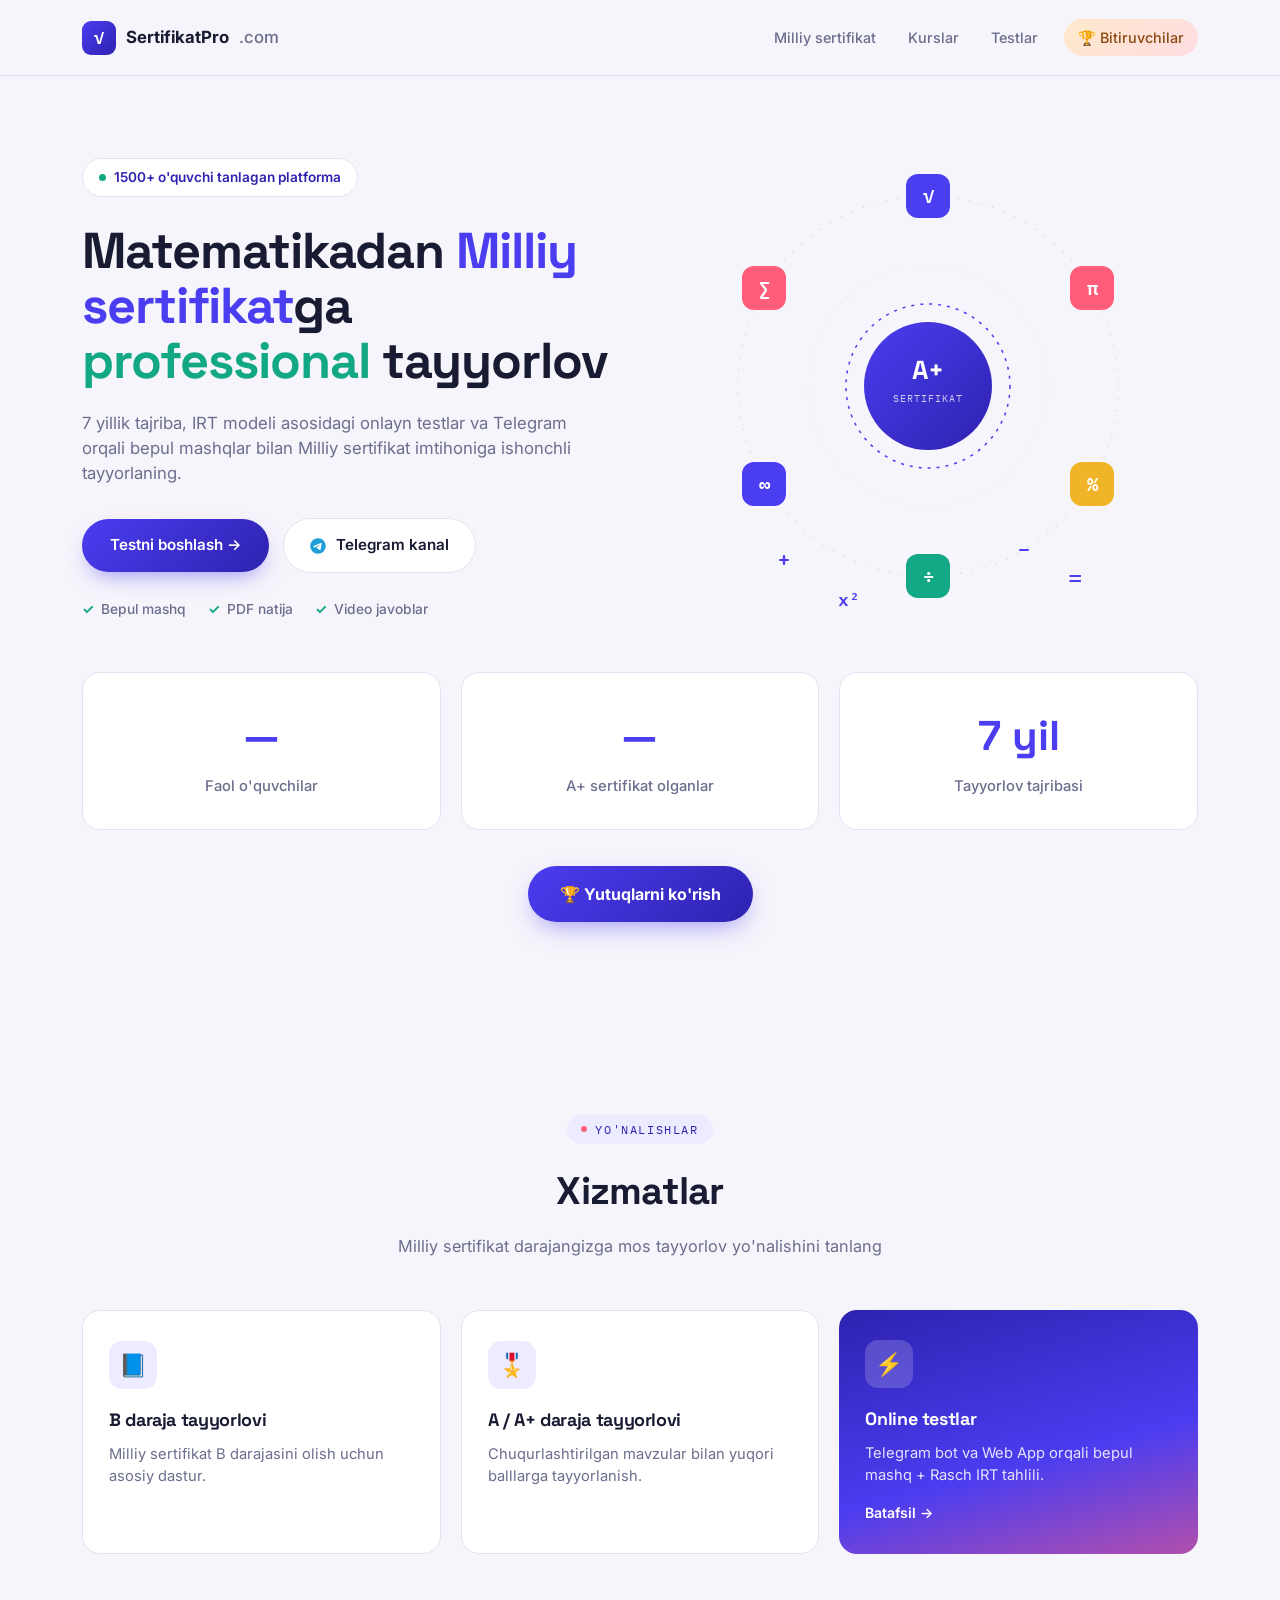
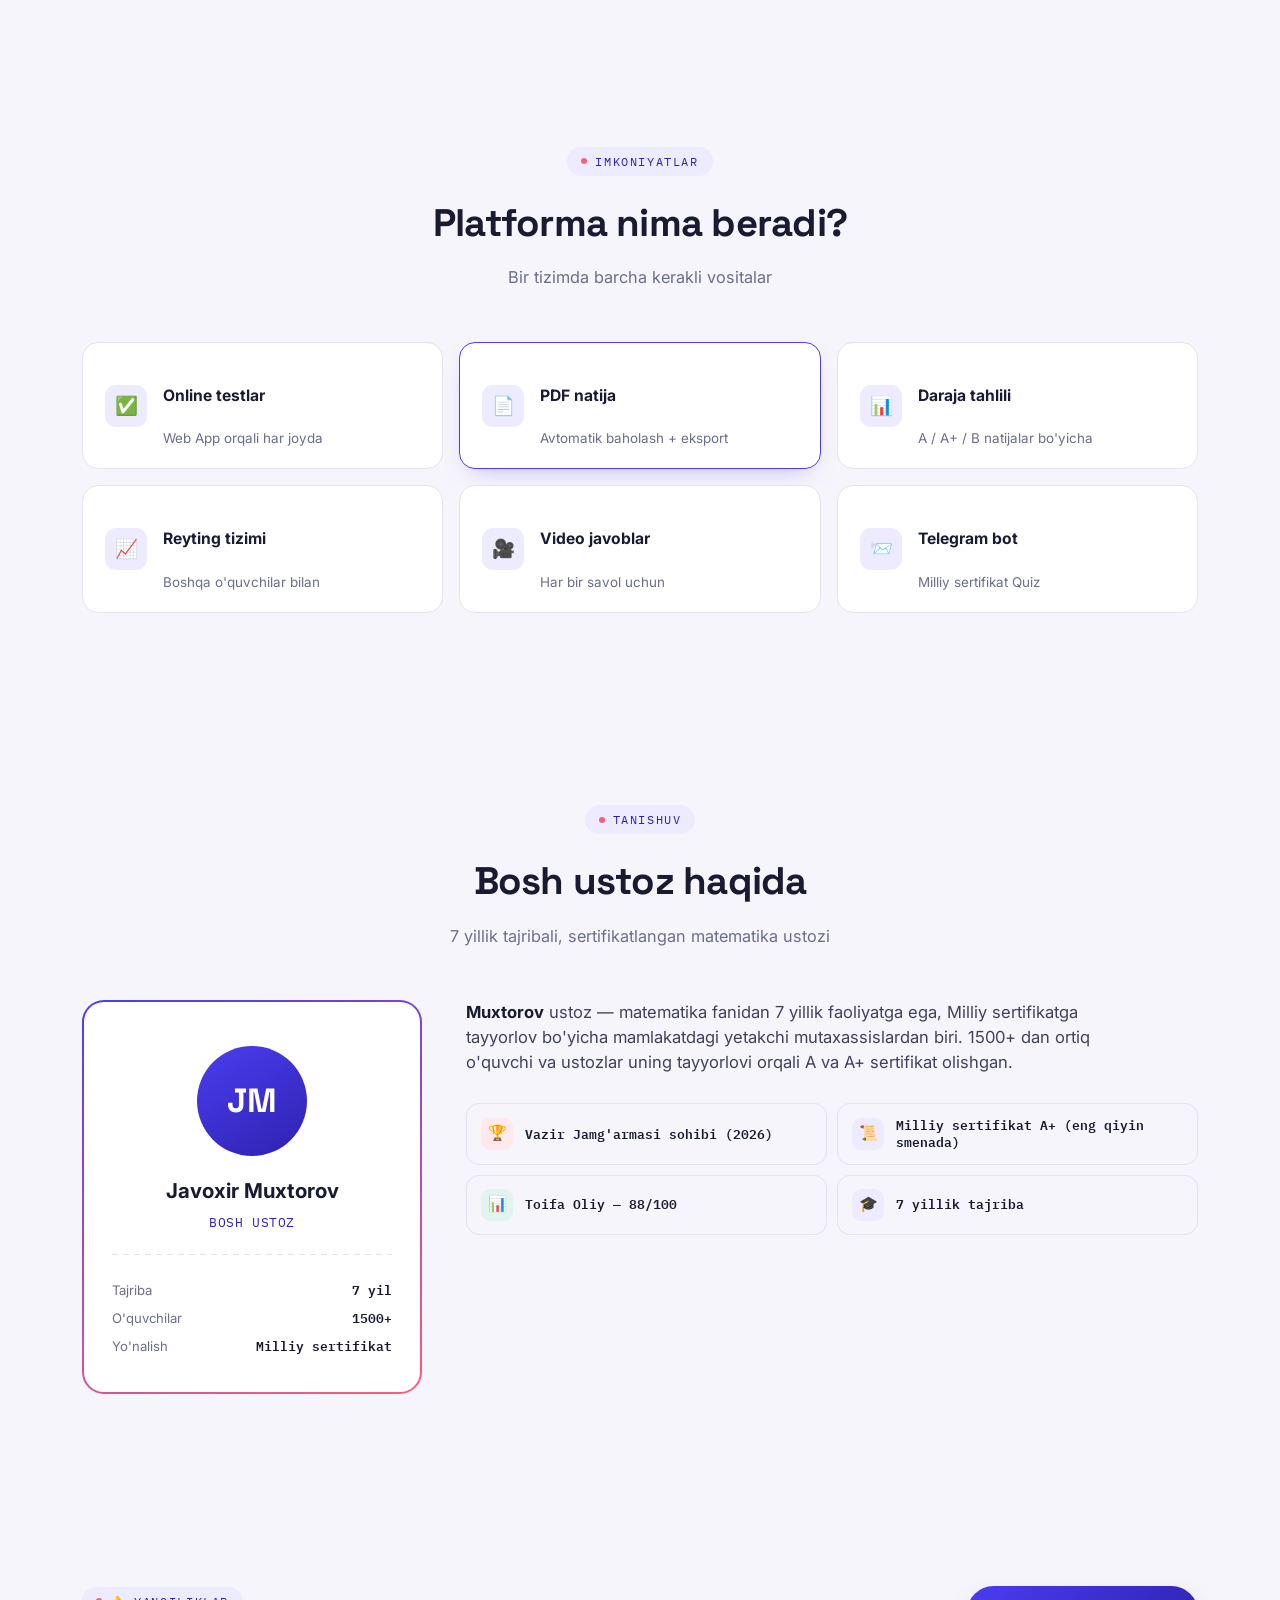
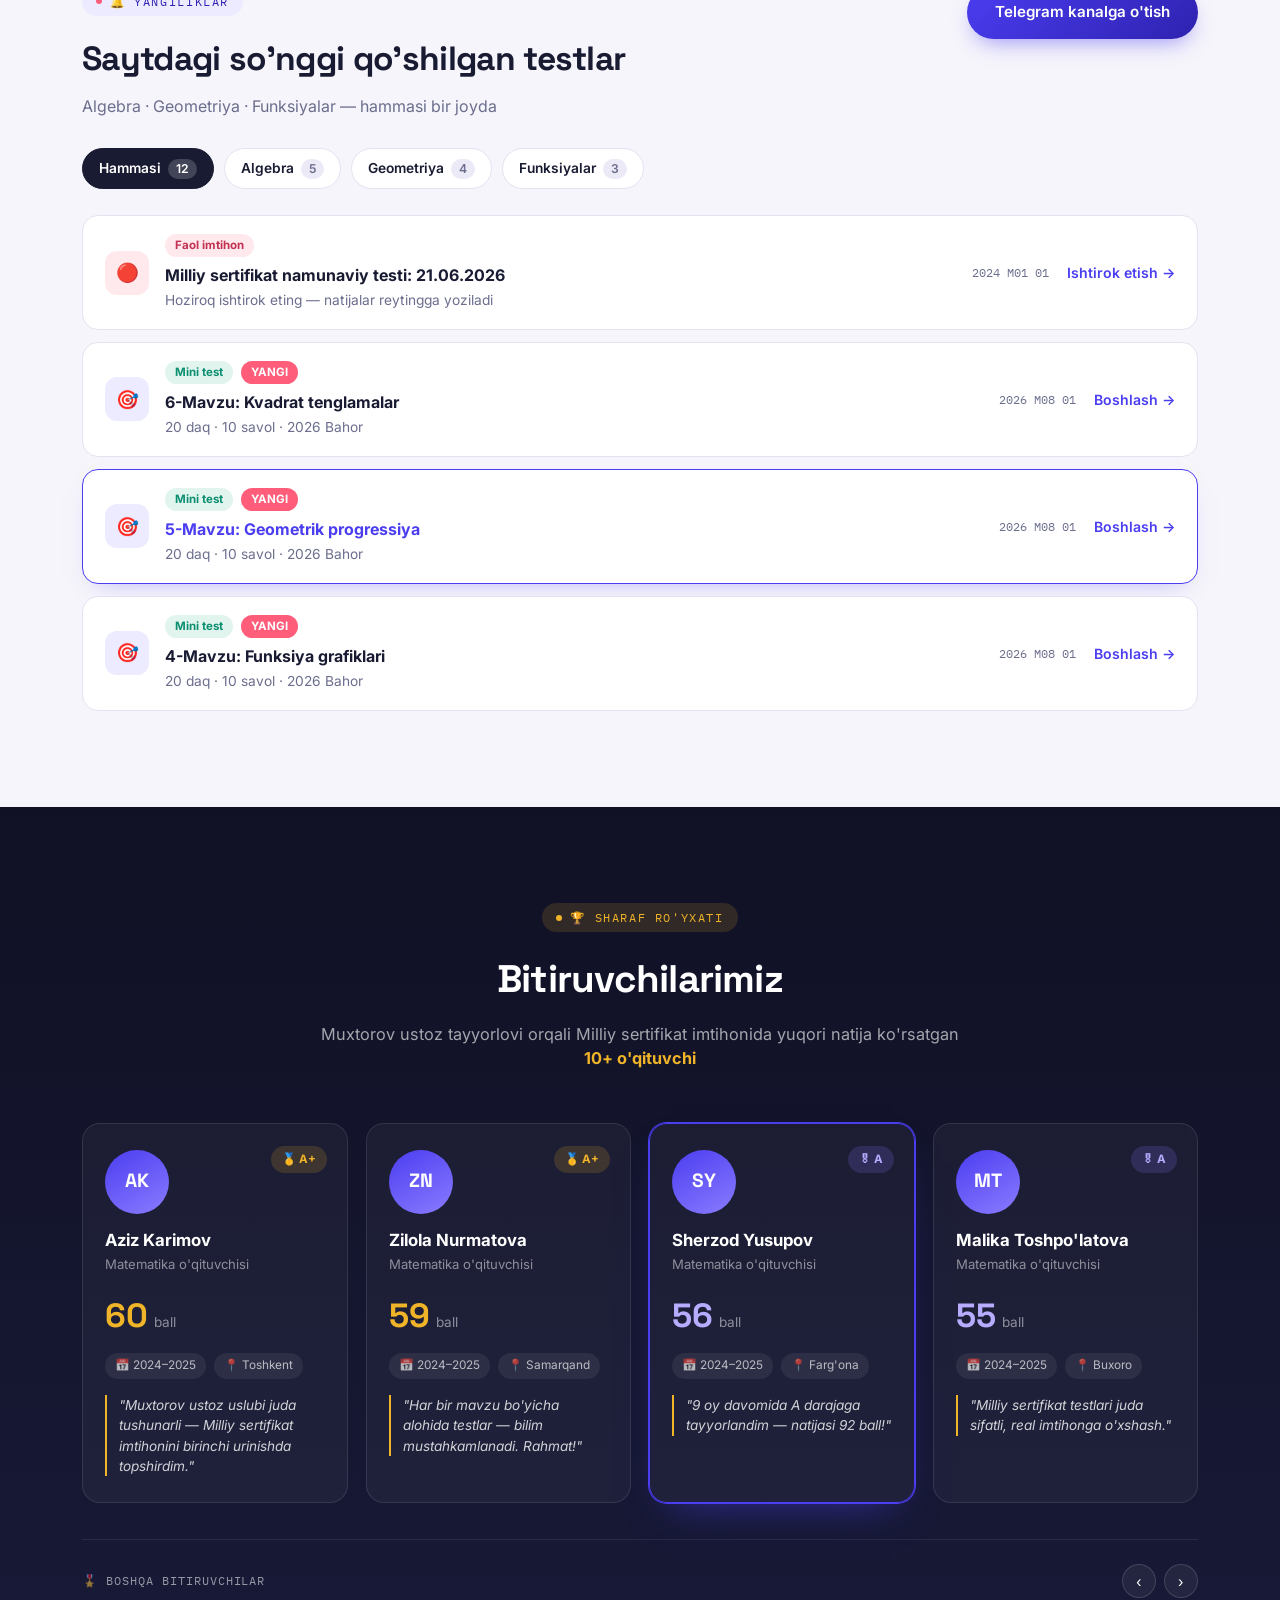
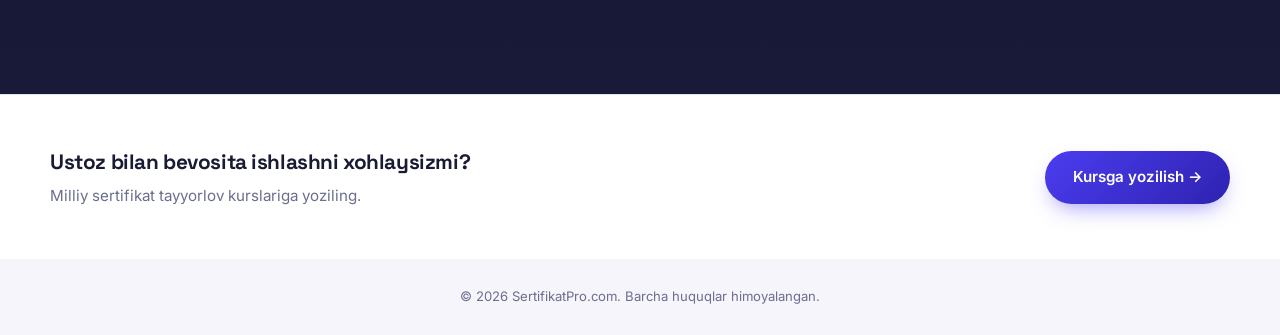
<file: frontend_deploy/index.html>
<!DOCTYPE html>
<html lang="uz">
<head>
<meta charset="UTF-8">
<meta name="viewport" content="width=device-width, initial-scale=1.0">
<title>SertifikatPro.com — Milliy sertifikatga tayyorlov</title>
<link rel="preconnect" href="https://fonts.googleapis.com">
<link rel="preconnect" href="https://fonts.gstatic.com" crossorigin>
<link href="https://fonts.googleapis.com/css2?family=Space+Grotesk:wght@500;600;700&family=Inter:wght@400;500;600;700&family=IBM+Plex+Mono:wght@500;600&display=swap" rel="stylesheet">
<style>
  :root{
    --paper:#F6F5FB; --paper-alt:#FFFFFF;
    --ink:#191B32; --ink-deep:#101124; --muted:#6B6E8D;
    --violet:#4B3DF0; --violet-deep:#2E22B0; --violet-tint:#EDEBFF;
    --mint:#12A883; --mint-tint:#E1F5EE;
    --coral:#FF5D7A; --coral-tint:#FFE9EC;
    --amber:#F0B429;
    --line:#E4E2F0; --line-soft:#ECEAF7;
    --header-h:76px;
  }
  *{box-sizing:border-box;}
  html,body{margin:0;padding:0;}
  body{background:var(--paper);color:var(--ink);font-family:'Inter',sans-serif;line-height:1.5;-webkit-font-smoothing:antialiased;padding-top:var(--header-h);}
  h1,h2,h3{font-family:'Space Grotesk',sans-serif;letter-spacing:-0.02em;margin:0;}
  .mono{font-family:'IBM Plex Mono',monospace;}
  a{color:inherit;text-decoration:none;}
  .wrap{max-width:1180px;margin:0 auto;padding:0 32px;}
  section{padding:96px 0;}
  button{font-family:inherit;}

  header{position:fixed;top:0;left:0;right:0;z-index:50;height:var(--header-h);background:rgba(246,245,251,0.88);backdrop-filter:blur(10px);border-bottom:1px solid var(--line);}
  .nav-inner{max-width:1180px;margin:0 auto;height:100%;padding:0 32px;display:flex;align-items:center;justify-content:space-between;gap:24px;}
  .brand{display:flex;align-items:center;gap:10px;font-weight:700;font-size:1.05rem;}
  .brand-mark{width:34px;height:34px;border-radius:9px;background:linear-gradient(135deg,var(--violet),var(--violet-deep));display:flex;align-items:center;justify-content:center;color:#fff;font-family:'IBM Plex Mono',monospace;font-weight:600;flex-shrink:0;}
  nav.links{display:flex;align-items:center;gap:4px;}
  nav.links a{font-size:0.9rem;font-weight:500;color:var(--muted);padding:8px 14px;border-radius:99px;transition:color .15s,background .15s;}
  nav.links a:hover{color:var(--ink);background:var(--line-soft);}
  nav.links a.pill{background:linear-gradient(135deg,#FFE9CC,#FFDCE1);color:#8A4B12;display:flex;align-items:center;gap:6px;margin-left:8px;}
  @media (max-width:860px){ nav.links{display:none;} }

  .hero{position:relative;overflow:hidden;padding:70px 0 40px;}
  .hero-grid{position:relative;z-index:1;display:grid;grid-template-columns:1fr 1fr;gap:36px;align-items:center;}
  .hero-badge{display:inline-flex;align-items:center;gap:8px;font-size:0.85rem;font-weight:600;color:var(--violet-deep);background:var(--paper-alt);border:1px solid var(--line);padding:8px 16px;border-radius:99px;margin-bottom:26px;}
  .hero-badge::before{content:"";width:7px;height:7px;border-radius:50%;background:var(--mint);}
  h1.title{font-size:clamp(2.1rem,4.2vw,3.15rem);font-weight:700;line-height:1.1;}
  h1.title .c-violet{color:var(--violet);}
  h1.title .c-mint{color:var(--mint);}
  .hero-sub{margin:22px 0 0;color:var(--muted);font-size:1.05rem;max-width:48ch;}
  .hero-actions{display:flex;align-items:center;gap:14px;margin-top:32px;flex-wrap:wrap;}
  .btn-primary{display:inline-flex;align-items:center;gap:8px;font-weight:600;font-size:0.95rem;padding:15px 28px;border-radius:99px;background:linear-gradient(135deg,var(--violet),var(--violet-deep));color:#fff;box-shadow:0 10px 22px -8px rgba(75,61,240,0.55);}
  .btn-secondary{display:inline-flex;align-items:center;gap:8px;font-weight:600;font-size:0.95rem;padding:15px 26px;border-radius:99px;background:var(--paper-alt);border:1px solid var(--line);color:var(--ink);}
  .hero-checks{display:flex;gap:22px;margin-top:26px;flex-wrap:wrap;}
  .hero-checks span{display:flex;align-items:center;gap:7px;font-size:0.86rem;color:var(--muted);font-weight:500;}
  .hero-checks span::before{content:"✓";color:var(--mint);font-weight:700;}

  .load-in{opacity:0; animation:fadeUp .8s cubic-bezier(.16,.8,.3,1) forwards;}
  .hero-badge.load-in{animation-delay:.05s;}
  h1.title.load-in{animation-delay:.15s;}
  .hero-sub.load-in{animation-delay:.28s;}
  .hero-actions.load-in{animation-delay:.4s;}
  .hero-checks.load-in{animation-delay:.5s;}
  .scene.load-in{animation:fadeScale 1s cubic-bezier(.16,.8,.3,1) .2s forwards; opacity:0;}
  @keyframes fadeUp{from{opacity:0;transform:translateY(22px);}to{opacity:1;transform:translateY(0);}}
  @keyframes fadeScale{from{opacity:0;transform:scale(.88);}to{opacity:1;transform:scale(1);}}

  .scene{position:relative;width:100%;max-width:480px;margin:0 auto;aspect-ratio:1/1;}
  .scene svg{width:100%;height:100%;overflow:visible;}
  .curve-draw{stroke-dasharray:900;stroke-dashoffset:900;animation:drawCurve 7s ease-in-out infinite;}
  @keyframes drawCurve{0%{stroke-dashoffset:900;opacity:0;}8%{opacity:1;}55%{stroke-dashoffset:0;opacity:1;}85%{stroke-dashoffset:0;opacity:1;}100%{stroke-dashoffset:-900;opacity:0;}}
  .ring-outer{transform-origin:240px 240px;animation:spin 46s linear infinite;}
  .ring-inner{transform-origin:240px 240px;animation:spinRev 30s linear infinite;}
  @keyframes spin{from{transform:rotate(0deg);}to{transform:rotate(360deg);}}
  @keyframes spinRev{from{transform:rotate(0deg);}to{transform:rotate(-360deg);}}
  .seal-pulse{transform-origin:240px 240px;animation:pulse 3.2s ease-in-out infinite;}
  @keyframes pulse{0%,100%{transform:scale(1);opacity:0.9;}50%{transform:scale(1.06);opacity:0.55;}}
  .chip text{font-family:'IBM Plex Mono',monospace;font-weight:600;font-size:19px;}
  .float-sym{font-family:'IBM Plex Mono',monospace;font-weight:600;fill:var(--violet);animation:floatUp linear infinite;}
  @keyframes floatUp{0%{transform:translateY(0);opacity:0;}12%{opacity:0.55;}85%{opacity:0.4;}100%{transform:translateY(-140px);opacity:0;}}

  .reveal{opacity:0;transition:opacity .7s cubic-bezier(.16,.8,.3,1),transform .7s cubic-bezier(.16,.8,.3,1);}
  .reveal.up{transform:translateY(38px);}
  .reveal.left{transform:translateX(-46px);}
  .reveal.right{transform:translateX(46px);}
  .reveal.scale{transform:scale(0.88);}
  .reveal.tilt{transform:translateX(-40px) rotate(-5deg);}
  .reveal.in-view{opacity:1;transform:none;}
  .services-grid>.reveal:nth-child(1){transition-delay:0ms;}
  .services-grid>.reveal:nth-child(2){transition-delay:110ms;}
  .services-grid>.reveal:nth-child(3){transition-delay:220ms;}
  .features-grid>.reveal:nth-child(1){transition-delay:0ms;} .features-grid>.reveal:nth-child(2){transition-delay:70ms;}
  .features-grid>.reveal:nth-child(3){transition-delay:140ms;} .features-grid>.reveal:nth-child(4){transition-delay:210ms;}
  .features-grid>.reveal:nth-child(5){transition-delay:280ms;} .features-grid>.reveal:nth-child(6){transition-delay:350ms;}
  .test-list>.reveal:nth-child(1){transition-delay:0ms;} .test-list>.reveal:nth-child(2){transition-delay:100ms;}
  .test-list>.reveal:nth-child(3){transition-delay:200ms;} .test-list>.reveal:nth-child(4){transition-delay:300ms;}
  .alumni-grid>.reveal:nth-child(1){transition-delay:0ms;} .alumni-grid>.reveal:nth-child(2){transition-delay:110ms;}
  .alumni-grid>.reveal:nth-child(3){transition-delay:220ms;} .alumni-grid>.reveal:nth-child(4){transition-delay:330ms;}

  @keyframes wiggle{0%,100%{transform:rotate(0deg);}25%{transform:rotate(-7deg);}75%{transform:rotate(7deg);}}
  .service-card.in-view .service-icon{animation:wiggle 3.4s ease-in-out infinite;}
  .service-card:nth-child(2).in-view .service-icon{animation-delay:.4s;}
  .service-card:nth-child(3).in-view .service-icon{animation-delay:.8s;}

  @keyframes bounceIcon{0%{transform:scale(0.4);opacity:0;}60%{transform:scale(1.12);opacity:1;}100%{transform:scale(1);opacity:1;}}
  .feature-card.in-view .feature-icon{animation:bounceIcon .55s cubic-bezier(.34,1.56,.64,1) both;}

  @keyframes pulseDot{0%{box-shadow:0 0 0 0 rgba(255,93,122,.55);}70%{box-shadow:0 0 0 11px rgba(255,93,122,0);}100%{box-shadow:0 0 0 0 rgba(255,93,122,0);}}
  .live-dot{animation:pulseDot 1.8s ease-out infinite; border-radius:50%;}

  @keyframes twinkle{0%,100%{transform:scale(1) rotate(0deg);}50%{transform:scale(1.18) rotate(-6deg);}}
  .rank-badge.in-view{animation:twinkle 2.4s ease-in-out infinite;}
  .alumni-card:nth-child(2) .rank-badge{animation-delay:.3s;}
  .alumni-card:nth-child(3) .rank-badge{animation-delay:.6s;}
  .alumni-card:nth-child(4) .rank-badge{animation-delay:.9s;}

  @media (prefers-reduced-motion: reduce){
    .curve-draw,.ring-outer,.ring-inner,.seal-pulse,.float-sym,.load-in,.reveal,.service-card .service-icon,.feature-card .feature-icon,.live-dot,.rank-badge{animation:none!important;transition:none!important;}
    .load-in,.reveal{opacity:1!important;transform:none!important;}
    .curve-draw{stroke-dashoffset:0;opacity:1;}
  }

  .eyebrow{display:inline-flex;align-items:center;gap:8px;font-family:'IBM Plex Mono',monospace;font-size:0.72rem;letter-spacing:0.14em;color:var(--violet-deep);background:var(--violet-tint);padding:6px 14px;border-radius:99px;margin-bottom:18px;}
  .eyebrow::before{content:"";width:6px;height:6px;border-radius:50%;background:var(--coral);}
  .section-head{text-align:center;max-width:640px;margin:0 auto 52px;}
  .section-head h2{font-size:clamp(1.8rem,3.4vw,2.4rem);font-weight:700;}
  .section-head p{margin:14px 0 0;color:var(--muted);font-size:1.02rem;}

  .stats-section{padding:0 0 96px;}
  .stats-grid{display:grid;grid-template-columns:repeat(3,1fr);gap:20px;margin-bottom:36px;}
  .stat-big-card{background:var(--paper-alt);border:1px solid var(--line);border-radius:18px;padding:32px 26px;text-align:center;}
  .stat-big-num{font-family:'Space Grotesk',sans-serif;font-size:2.6rem;font-weight:700;color:var(--violet);}
  .stat-big-label{margin-top:8px;color:var(--muted);font-size:0.92rem;font-weight:500;}
  .achieve-cta{display:flex;justify-content:center;}
  .achieve-btn{
    display:inline-flex;align-items:center;gap:10px;font-weight:700;font-size:1rem;
    padding:16px 32px;border-radius:99px;background:linear-gradient(135deg,var(--violet),var(--violet-deep));
    color:#fff;box-shadow:0 10px 26px -8px rgba(75,61,240,0.55);
  }
  @media (max-width:760px){ .stats-grid{grid-template-columns:1fr;} }

  .services-grid{display:grid;grid-template-columns:repeat(3,1fr);gap:20px;}
  .service-card{background:var(--paper-alt);border:1px solid var(--line);border-radius:18px;padding:30px 26px;transition:transform .15s,border-color .15s, opacity .7s cubic-bezier(.16,.8,.3,1), transform .7s cubic-bezier(.16,.8,.3,1);}
  .service-card:hover{transform:translateY(-3px) !important;border-color:var(--violet);}
  .service-card.highlight{background:linear-gradient(165deg,#2E22B0,#4B3DF0 60%,#FF5D7A 130%);color:#fff;border:none;}
  .service-icon{width:48px;height:48px;border-radius:13px;margin-bottom:18px;display:flex;align-items:center;justify-content:center;font-size:1.4rem;background:var(--violet-tint);}
  .service-card.highlight .service-icon{background:rgba(255,255,255,0.18);}
  .service-card h3{font-size:1.12rem;font-weight:700;}
  .service-card p{margin:9px 0 0;color:var(--muted);font-size:0.92rem;}
  .service-card.highlight p{color:rgba(255,255,255,0.86);}
  .service-link{display:inline-flex;align-items:center;gap:5px;margin-top:16px;font-weight:600;font-size:0.88rem;color:#fff;}

  .features-grid{display:grid;grid-template-columns:repeat(3,1fr);gap:16px;}
  .feature-card{display:flex;align-items:center;gap:16px;background:var(--paper-alt);border:1px solid var(--line);border-radius:16px;padding:20px 22px;}
  .feature-card.highlight{border-color:var(--violet);box-shadow:0 10px 24px -14px rgba(75,61,240,0.5);}
  .feature-icon{width:42px;height:42px;border-radius:11px;flex-shrink:0;display:flex;align-items:center;justify-content:center;font-size:1.15rem;background:var(--violet-tint);}
  .feature-card h4{font-size:0.98rem;font-weight:700;}
  .feature-card p{margin:3px 0 0;color:var(--muted);font-size:0.84rem;}

  .about-wrap{display:grid;grid-template-columns:340px 1fr;gap:44px;align-items:start;}
  .id-card{position:relative;border-radius:22px;padding:2px;background:linear-gradient(160deg,var(--violet) 0%,var(--coral) 100%);}
  .id-card-inner{background:var(--paper-alt);border-radius:20px;padding:44px 28px 32px;text-align:center;}
  .about-photo{width:110px;height:110px;margin:0 auto 20px;border-radius:50%;background:linear-gradient(150deg,var(--violet),var(--violet-deep));color:#fff;display:flex;align-items:center;justify-content:center;font-family:'Space Grotesk',sans-serif;font-size:2.1rem;font-weight:700;}
  .about-name{font-size:1.28rem;font-weight:700;}
  .about-role{margin-top:6px;color:var(--violet-deep);font-family:'IBM Plex Mono',monospace;font-size:0.8rem;letter-spacing:0.04em;}
  .id-divider{margin:22px 0;height:1px;background:repeating-linear-gradient(90deg,var(--line) 0 6px,transparent 6px 11px);}
  .id-row{display:flex;justify-content:space-between;font-size:0.82rem;color:var(--muted);padding:4px 0;}
  .id-row b{color:var(--ink);font-family:'IBM Plex Mono',monospace;font-weight:600;}
  .about-bio p{font-size:1.04rem;color:#40415C;max-width:64ch;margin:0 0 28px;}
  .about-bio p b{color:var(--ink);}
  .stat-grid{display:grid;grid-template-columns:1fr 1fr;gap:10px;}
  .stat{display:flex;align-items:center;gap:12px;background:var(--paper);border:1px solid var(--line);border-radius:13px;padding:13px 14px;}
  .stat-icon{width:32px;height:32px;border-radius:9px;flex-shrink:0;display:flex;align-items:center;justify-content:center;font-size:0.95rem;}
  .stat-icon.violet{background:var(--violet-tint);} .stat-icon.mint{background:var(--mint-tint);} .stat-icon.coral{background:var(--coral-tint);}
  .stat-value{font-family:'IBM Plex Mono',monospace;font-weight:600;font-size:0.8rem;color:var(--ink);line-height:1.3;}

  .tests-head{display:flex;align-items:flex-start;justify-content:space-between;gap:24px;flex-wrap:wrap;margin-bottom:30px;}
  .tests-head h2{font-size:clamp(1.6rem,3vw,2.1rem);font-weight:700;}
  .tests-head p{margin:10px 0 0;color:var(--muted);}
  .filters{display:flex;gap:10px;flex-wrap:wrap;margin-bottom:26px;}
  .filter{display:flex;align-items:center;gap:7px;padding:9px 16px;border-radius:99px;font-size:0.86rem;font-weight:600;background:var(--paper-alt);border:1px solid var(--line);color:var(--ink);}
  .filter .count{background:var(--line-soft);border-radius:99px;padding:1px 8px;font-size:0.76rem;color:var(--muted);}
  .filter.active{background:var(--ink);color:#fff;border-color:var(--ink);}
  .filter.active .count{background:rgba(255,255,255,0.18);color:#fff;}
  .test-list{display:flex;flex-direction:column;gap:12px;}
  .test-row{display:flex;align-items:center;gap:16px;background:var(--paper-alt);border:1px solid var(--line);border-radius:16px;padding:18px 22px;}
  .test-row.featured{border-color:var(--violet);box-shadow:0 10px 24px -16px rgba(75,61,240,0.5);}
  .test-icon{width:44px;height:44px;border-radius:12px;flex-shrink:0;display:flex;align-items:center;justify-content:center;font-size:1.15rem;background:var(--violet-tint);}
  .test-icon.live{background:var(--coral-tint);}
  .test-body{flex:1;min-width:0;}
  .badges{display:flex;gap:8px;margin-bottom:6px;}
  .tag{font-size:0.72rem;font-weight:700;padding:3px 10px;border-radius:99px;}
  .tag.mint{background:var(--mint-tint);color:#0E8F71;} .tag.coral{background:var(--coral-tint);color:#C23052;} .tag.solid-coral{background:var(--coral);color:#fff;}
  .test-title{font-weight:700;font-size:1rem;} .test-desc{margin-top:3px;color:var(--muted);font-size:0.86rem;}
  .test-meta{display:flex;align-items:center;gap:18px;flex-shrink:0;}
  .test-date{font-family:'IBM Plex Mono',monospace;font-size:0.78rem;color:var(--muted);}
  .test-cta{font-weight:600;font-size:0.88rem;color:var(--violet);display:flex;align-items:center;gap:4px;}

  .alumni-section{background:linear-gradient(180deg,var(--ink-deep),#181A38);color:#fff;}
  .alumni-section .eyebrow{background:rgba(240,180,41,0.14);color:var(--amber);}
  .alumni-section .eyebrow::before{background:var(--amber);}
  .alumni-section .section-head p{color:rgba(255,255,255,0.62);}
  .alumni-section .section-head b{color:var(--amber);}
  .alumni-grid{display:grid;grid-template-columns:repeat(4,1fr);gap:18px;}
  .alumni-card{background:rgba(255,255,255,0.04);border:1px solid rgba(255,255,255,0.1);border-radius:18px;padding:26px 22px;position:relative;}
  .alumni-card.featured{border-color:var(--violet);box-shadow:0 0 0 1px var(--violet),0 20px 40px -22px rgba(75,61,240,0.6);}
  .alumni-avatar{width:64px;height:64px;border-radius:50%;background:linear-gradient(150deg,var(--violet),#8A7CFF);color:#fff;display:flex;align-items:center;justify-content:center;font-family:'Space Grotesk',sans-serif;font-weight:700;font-size:1.2rem;margin-bottom:14px;}
  .rank-badge{position:absolute;top:22px;right:20px;font-size:0.72rem;font-weight:700;padding:5px 11px;border-radius:99px;display:flex;align-items:center;gap:4px;}
  .rank-badge.gold{background:rgba(240,180,41,0.16);color:var(--amber);}
  .rank-badge.violet{background:rgba(139,124,255,0.18);color:#B7ACFF;}
  .alumni-name{font-size:1.05rem;font-weight:700;} .alumni-role{color:rgba(255,255,255,0.5);font-size:0.82rem;margin-top:2px;}
  .alumni-score{margin:16px 0 12px;display:flex;align-items:baseline;gap:6px;}
  .alumni-score .num{font-family:'Space Grotesk',sans-serif;font-size:2.1rem;font-weight:700;}
  .alumni-score .num.gold{color:var(--amber);} .alumni-score .num.violet{color:#B7ACFF;}
  .alumni-score .lbl{color:rgba(255,255,255,0.5);font-size:0.85rem;}
  .alumni-tags{display:flex;gap:8px;margin-bottom:16px;flex-wrap:wrap;}
  .alumni-tags span{font-size:0.74rem;padding:4px 10px;border-radius:99px;background:rgba(255,255,255,0.07);color:rgba(255,255,255,0.68);}
  .alumni-quote{border-left:2px solid var(--amber);padding-left:12px;font-size:0.85rem;font-style:italic;color:rgba(255,255,255,0.8);line-height:1.5;}
  .alumni-footer{display:flex;align-items:center;justify-content:space-between;margin-top:36px;padding-top:24px;border-top:1px solid rgba(255,255,255,0.08);}
  .alumni-footer .lbl{display:flex;align-items:center;gap:8px;font-family:'IBM Plex Mono',monospace;font-size:0.76rem;letter-spacing:0.08em;color:rgba(255,255,255,0.55);}
  .carousel-nav{display:flex;gap:8px;}
  .carousel-nav button{width:34px;height:34px;border-radius:50%;background:rgba(255,255,255,0.06);border:1px solid rgba(255,255,255,0.14);color:#fff;font-size:0.9rem;cursor:pointer;}

  .cta-strip{border-top:1px solid var(--line);background:var(--paper-alt);}
  .cta-inner{display:flex;align-items:center;justify-content:space-between;gap:24px;flex-wrap:wrap;padding:52px 0;}
  .cta-inner h3{font-size:1.3rem;font-weight:700;} .cta-inner p{margin:6px 0 0;color:var(--muted);font-size:0.95rem;}
  footer.site-footer{padding:28px 0;text-align:center;color:var(--muted);font-size:0.82rem;}

  @media (max-width:980px){
    .hero-grid{grid-template-columns:1fr;gap:12px;}
    .scene{order:-1;max-width:340px;margin-bottom:8px;}
    .services-grid,.features-grid{grid-template-columns:1fr 1fr;}
    .about-wrap{grid-template-columns:1fr;} .about-card{max-width:340px;margin:0 auto;}
    .alumni-grid{grid-template-columns:1fr 1fr;}
  }
  @media (max-width:640px){
    .wrap{padding:0 20px;} section{padding:64px 0;}
    .services-grid,.features-grid{grid-template-columns:1fr;}
    .stat-grid{grid-template-columns:1fr;} .alumni-grid{grid-template-columns:1fr;}
    .test-row{flex-wrap:wrap;} .test-meta{width:100%;justify-content:space-between;margin-top:6px;}
    .cta-inner{flex-direction:column;align-items:flex-start;} .tests-head{flex-direction:column;}
  }
</style>
</head>
<body>

<header>
  <div class="nav-inner">
    <div class="brand"><span class="brand-mark">√</span>SertifikatPro<span style="color:var(--muted);font-weight:500;">.com</span></div>
    <nav class="links">
      <a href="#xizmatlar">Milliy sertifikat</a>
      <a href="#xizmatlar">Kurslar</a>
      <a href="#testlar">Testlar</a>
      <a href="#bitiruvchilar" class="pill">🏆 Bitiruvchilar</a>
    </nav>
  </div>
</header>

<section class="hero">
  <div class="wrap hero-grid">
    <div>
      <span class="hero-badge load-in">1500+ o'quvchi tanlagan platforma</span>
      <h1 class="title load-in">Matematikadan <span class="c-violet">Milliy sertifikat</span>ga <span class="c-mint">professional</span> tayyorlov</h1>
      <p class="hero-sub load-in">7 yillik tajriba, IRT modeli asosidagi onlayn testlar va Telegram orqali bepul mashqlar bilan Milliy sertifikat imtihoniga ishonchli tayyorlaning.</p>
      <div class="hero-actions load-in">
        <a href="#testlar" class="btn-primary">Testni boshlash →</a>
        <a href="https://t.me/Sertifikat_pro" target="_blank" rel="noopener" class="btn-secondary"><svg width="16" height="16" viewBox="0 0 496 512" style="vertical-align:-3px;margin-right:2px;"><path fill="#229ED9" d="M248 8C111 8 0 119 0 256s111 248 248 248 248-111 248-248S385 8 248 8zM362 176.7c-3.7 39.7-19.9 136.1-28.1 180.6-3.5 18.9-10.3 25.1-16.9 25.7-14.4 1.3-25.3-9.5-39.3-18.7-21.8-14.3-34.2-23.2-55.3-37.1-24.5-16.1-8.6-25 5.3-39.5 3.7-3.8 67.1-61.5 68.3-66.7.2-.7.3-3.1-1.2-4.4s-3.6-.9-5.1-.5q-3.3.7-104.6 69.1-14.8 10.2-26.9 9.9c-8.9-.2-25.9-5-38.6-9.1-15.5-5-27.9-7.7-26.8-16.3q.8-6.7 18.5-13.7 108.4-47.2 144.6-62.3c68.9-28.6 83.2-33.6 92.5-33.8 2.1 0 6.6.5 9.6 2.9a10.5 10.5 0 0 1 3.5 6.7A43.8 43.8 0 0 1 362 176.7z"/></svg>Telegram kanal</a>
      </div>
      <div class="hero-checks load-in">
        <span>Bepul mashq</span>
        <span>PDF natija</span>
        <span>Video javoblar</span>
      </div>
    </div>

    <div class="scene load-in" aria-hidden="true">
      <svg viewBox="0 0 480 480">
        <path class="curve-draw" d="M 20 340 C 100 60, 200 460, 260 220 S 400 40, 460 180"
              fill="none" stroke="var(--mint)" stroke-width="3" stroke-linecap="round"/>
        <g class="ring-outer">
          <circle cx="240" cy="240" r="190" fill="none" stroke="var(--line)" stroke-width="1.5" stroke-dasharray="2 10"/>
          <g class="chip" transform="translate(240,50)"><rect x="-22" y="-22" width="44" height="44" rx="12" fill="var(--violet)"/><text x="0" y="7" text-anchor="middle" fill="#fff">√</text></g>
          <g class="chip" transform="translate(404,142)"><rect x="-22" y="-22" width="44" height="44" rx="12" fill="var(--coral)"/><text x="0" y="7" text-anchor="middle" fill="#fff">π</text></g>
          <g class="chip" transform="translate(404,338)"><rect x="-22" y="-22" width="44" height="44" rx="12" fill="var(--amber)"/><text x="0" y="7" text-anchor="middle" fill="#fff">%</text></g>
          <g class="chip" transform="translate(240,430)"><rect x="-22" y="-22" width="44" height="44" rx="12" fill="var(--mint)"/><text x="0" y="7" text-anchor="middle" fill="#fff">÷</text></g>
          <g class="chip" transform="translate(76,338)"><rect x="-22" y="-22" width="44" height="44" rx="12" fill="var(--violet)"/><text x="0" y="7" text-anchor="middle" fill="#fff">∞</text></g>
          <g class="chip" transform="translate(76,142)"><rect x="-22" y="-22" width="44" height="44" rx="12" fill="var(--coral)"/><text x="0" y="7" text-anchor="middle" fill="#fff">∑</text></g>
        </g>
        <g class="ring-inner">
          <circle cx="240" cy="240" r="120" fill="none" stroke="var(--line)" stroke-width="1.5" stroke-dasharray="1 8"/>
        </g>
        <text class="float-sym" x="90" y="420" font-size="20" style="animation-duration:6s; animation-delay:0s;">+</text>
        <text class="float-sym" x="380" y="440" font-size="24" style="animation-duration:7.5s; animation-delay:1.4s;">=</text>
        <text class="float-sym" x="150" y="460" font-size="18" style="animation-duration:5.5s; animation-delay:2.6s;">x²</text>
        <text class="float-sym" x="330" y="410" font-size="20" style="animation-duration:8s; animation-delay:0.8s;">−</text>
        <circle class="seal-pulse" cx="240" cy="240" r="82" fill="none" stroke="var(--violet)" stroke-width="1.5" stroke-dasharray="3 6"/>
        <circle cx="240" cy="240" r="64" fill="url(#sealGrad)"/>
        <defs>
          <linearGradient id="sealGrad" x1="0" y1="0" x2="1" y2="1">
            <stop offset="0%" stop-color="var(--violet)"/>
            <stop offset="100%" stop-color="var(--violet-deep)"/>
          </linearGradient>
        </defs>
        <text x="240" y="233" text-anchor="middle" fill="#fff" font-family="Space Grotesk, sans-serif" font-weight="700" font-size="26">A+</text>
        <text x="240" y="256" text-anchor="middle" fill="rgba(255,255,255,0.75)" font-family="IBM Plex Mono, monospace" font-size="10" letter-spacing="1">SERTIFIKAT</text>
      </svg>
    </div>
  </div>
</section>

<!-- ===== NATIJALAR (jonli Turso ma'lumotlari) ===== -->
<section class="stats-section reveal up">
  <div class="wrap">
    <div class="stats-grid">
      <div class="stat-big-card">
        <div class="stat-big-num" id="statStudents">—</div>
        <div class="stat-big-label">Faol o'quvchilar</div>
      </div>
      <div class="stat-big-card">
        <div class="stat-big-num" id="statCerts">—</div>
        <div class="stat-big-label">A+ sertifikat olganlar</div>
      </div>
      <div class="stat-big-card">
        <div class="stat-big-num">7 yil</div>
        <div class="stat-big-label">Tayyorlov tajribasi</div>
      </div>
    </div>
    <div class="achieve-cta">
      <a href="https://t.me/Sertifikat_pro" target="_blank" rel="noopener" class="achieve-btn">
        🏆 Yutuqlarni ko'rish
      </a>
    </div>
  </div>
</section>

<section id="xizmatlar">
  <div class="wrap">
    <div class="section-head">
      <span class="eyebrow">YO'NALISHLAR</span>
      <h2>Xizmatlar</h2>
      <p>Milliy sertifikat darajangizga mos tayyorlov yo'nalishini tanlang</p>
    </div>
    <div class="services-grid">
      <div class="service-card reveal scale">
        <div class="service-icon">📘</div>
        <h3>B daraja tayyorlovi</h3>
        <p>Milliy sertifikat B darajasini olish uchun asosiy dastur.</p>
      </div>
      <div class="service-card reveal scale">
        <div class="service-icon">🎖️</div>
        <h3>A / A+ daraja tayyorlovi</h3>
        <p>Chuqurlashtirilgan mavzular bilan yuqori balllarga tayyorlanish.</p>
      </div>
      <div class="service-card highlight reveal scale">
        <div class="service-icon">⚡</div>
        <h3>Online testlar</h3>
        <p>Telegram bot va Web App orqali bepul mashq + Rasch IRT tahlili.</p>
        <a href="#testlar" class="service-link">Batafsil →</a>
      </div>
    </div>
  </div>
</section>

<section>
  <div class="wrap">
    <div class="section-head">
      <span class="eyebrow">IMKONIYATLAR</span>
      <h2>Platforma nima beradi?</h2>
      <p>Bir tizimda barcha kerakli vositalar</p>
    </div>
    <div class="features-grid">
      <div class="feature-card reveal up"><div class="feature-icon">✅</div><div><h4>Online testlar</h4><p>Web App orqali har joyda</p></div></div>
      <div class="feature-card highlight reveal up"><div class="feature-icon">📄</div><div><h4>PDF natija</h4><p>Avtomatik baholash + eksport</p></div></div>
      <div class="feature-card reveal up"><div class="feature-icon">📊</div><div><h4>Daraja tahlili</h4><p>A / A+ / B natijalar bo'yicha</p></div></div>
      <div class="feature-card reveal up"><div class="feature-icon">📈</div><div><h4>Reyting tizimi</h4><p>Boshqa o'quvchilar bilan</p></div></div>
      <div class="feature-card reveal up"><div class="feature-icon">🎥</div><div><h4>Video javoblar</h4><p>Har bir savol uchun</p></div></div>
      <div class="feature-card reveal up"><div class="feature-icon">📨</div><div><h4>Telegram bot</h4><p>Milliy sertifikat Quiz</p></div></div>
    </div>
  </div>
</section>

<section id="ustoz">
  <div class="wrap">
    <div class="section-head">
      <span class="eyebrow">TANISHUV</span>
      <h2>Bosh ustoz haqida</h2>
      <p>7 yillik tajribali, sertifikatlangan matematika ustozi</p>
    </div>
    <div class="about-wrap">
      <div class="id-card about-card reveal tilt">
        <div class="id-card-inner">
          <div class="about-photo">JM</div>
          <div class="about-name">Javoxir Muxtorov</div>
          <div class="about-role">BOSH USTOZ</div>
          <div class="id-divider"></div>
          <div class="id-row"><span>Tajriba</span><b>7 yil</b></div>
          <div class="id-row"><span>O'quvchilar</span><b>1500+</b></div>
          <div class="id-row"><span>Yo'nalish</span><b>Milliy sertifikat</b></div>
        </div>
      </div>
      <div class="about-bio reveal right">
        <p><b>Muxtorov</b> ustoz — matematika fanidan 7 yillik faoliyatga ega, Milliy sertifikatga tayyorlov bo'yicha mamlakatdagi yetakchi mutaxassislardan biri. 1500+ dan ortiq o'quvchi va ustozlar uning tayyorlovi orqali A va A+ sertifikat olishgan.</p>
        <div class="stat-grid">
          <div class="stat"><div class="stat-icon coral">🏆</div><div class="stat-value">Vazir Jamg'armasi sohibi (2026)</div></div>
          <div class="stat"><div class="stat-icon violet">📜</div><div class="stat-value">Milliy sertifikat A+ (eng qiyin smenada)</div></div>
          <div class="stat"><div class="stat-icon mint">📊</div><div class="stat-value">Toifa Oliy — 88/100</div></div>
          <div class="stat"><div class="stat-icon violet">🎓</div><div class="stat-value">7 yillik tajriba</div></div>
        </div>
      </div>
    </div>
  </div>
</section>

<section id="testlar">
  <div class="wrap">
    <div class="tests-head">
      <div>
        <span class="eyebrow">🔔 YANGILIKLAR</span>
        <h2>Saytdagi so'nggi qo'shilgan testlar</h2>
        <p>Algebra · Geometriya · Funksiyalar — hammasi bir joyda</p>
      </div>
      <a href="https://t.me/Sertifikat_pro" target="_blank" rel="noopener" class="btn-primary">Telegram kanalga o'tish</a>
    </div>

    <div class="filters">
      <span class="filter active">Hammasi <span class="count">12</span></span>
      <span class="filter">Algebra <span class="count">5</span></span>
      <span class="filter">Geometriya <span class="count">4</span></span>
      <span class="filter">Funksiyalar <span class="count">3</span></span>
    </div>

    <div class="test-list">
      <div class="test-row reveal left">
        <div class="test-icon live"><span class="live-dot">🔴</span></div>
        <div class="test-body">
          <div class="badges"><span class="tag coral">Faol imtihon</span></div>
          <div class="test-title">Milliy sertifikat namunaviy testi: 21.06.2026</div>
          <div class="test-desc">Hoziroq ishtirok eting — natijalar reytingga yoziladi</div>
        </div>
        <div class="test-meta">
          <span class="test-date">2024 M01 01</span>
          <span class="test-cta">Ishtirok etish →</span>
        </div>
      </div>

      <div class="test-row reveal right">
        <div class="test-icon">🎯</div>
        <div class="test-body">
          <div class="badges"><span class="tag mint">Mini test</span><span class="tag solid-coral">YANGI</span></div>
          <div class="test-title">6-Mavzu: Kvadrat tenglamalar</div>
          <div class="test-desc">20 daq · 10 savol · 2026 Bahor</div>
        </div>
        <div class="test-meta">
          <span class="test-date">2026 M08 01</span>
          <span class="test-cta">Boshlash →</span>
        </div>
      </div>

      <div class="test-row featured reveal left">
        <div class="test-icon">🎯</div>
        <div class="test-body">
          <div class="badges"><span class="tag mint">Mini test</span><span class="tag solid-coral">YANGI</span></div>
          <div class="test-title" style="color:var(--violet)">5-Mavzu: Geometrik progressiya</div>
          <div class="test-desc">20 daq · 10 savol · 2026 Bahor</div>
        </div>
        <div class="test-meta">
          <span class="test-date">2026 M08 01</span>
          <span class="test-cta">Boshlash →</span>
        </div>
      </div>

      <div class="test-row reveal right">
        <div class="test-icon">🎯</div>
        <div class="test-body">
          <div class="badges"><span class="tag mint">Mini test</span><span class="tag solid-coral">YANGI</span></div>
          <div class="test-title">4-Mavzu: Funksiya grafiklari</div>
          <div class="test-desc">20 daq · 10 savol · 2026 Bahor</div>
        </div>
        <div class="test-meta">
          <span class="test-date">2026 M08 01</span>
          <span class="test-cta">Boshlash →</span>
        </div>
      </div>
    </div>
  </div>
</section>

<section class="alumni-section" id="bitiruvchilar">
  <div class="wrap">
    <div class="section-head">
      <span class="eyebrow">🏆 SHARAF RO'YXATI</span>
      <h2>Bitiruvchilarimiz</h2>
      <p>Muxtorov ustoz tayyorlovi orqali Milliy sertifikat imtihonida yuqori natija ko'rsatgan <b>10+ o'qituvchi</b></p>
    </div>

    <div class="alumni-grid">
      <div class="alumni-card reveal up">
        <span class="rank-badge gold">🥇 A+</span>
        <div class="alumni-avatar">AK</div>
        <div class="alumni-name">Aziz Karimov</div>
        <div class="alumni-role">Matematika o'qituvchisi</div>
        <div class="alumni-score"><span class="num gold count" data-target="98">0</span><span class="lbl">ball</span></div>
        <div class="alumni-tags"><span>📅 2024–2025</span><span>📍 Toshkent</span></div>
        <div class="alumni-quote">"Muxtorov ustoz uslubi juda tushunarli — Milliy sertifikat imtihonini birinchi urinishda topshirdim."</div>
      </div>

      <div class="alumni-card reveal up">
        <span class="rank-badge gold">🥇 A+</span>
        <div class="alumni-avatar">ZN</div>
        <div class="alumni-name">Zilola Nurmatova</div>
        <div class="alumni-role">Matematika o'qituvchisi</div>
        <div class="alumni-score"><span class="num gold count" data-target="96">0</span><span class="lbl">ball</span></div>
        <div class="alumni-tags"><span>📅 2024–2025</span><span>📍 Samarqand</span></div>
        <div class="alumni-quote">"Har bir mavzu bo'yicha alohida testlar — bilim mustahkamlanadi. Rahmat!"</div>
      </div>

      <div class="alumni-card featured reveal up">
        <span class="rank-badge violet">🎖 A</span>
        <div class="alumni-avatar">SY</div>
        <div class="alumni-name">Sherzod Yusupov</div>
        <div class="alumni-role">Matematika o'qituvchisi</div>
        <div class="alumni-score"><span class="num violet count" data-target="92">0</span><span class="lbl">ball</span></div>
        <div class="alumni-tags"><span>📅 2024–2025</span><span>📍 Farg'ona</span></div>
        <div class="alumni-quote">"9 oy davomida A darajaga tayyorlandim — natijasi 92 ball!"</div>
      </div>

      <div class="alumni-card reveal up">
        <span class="rank-badge violet">🎖 A</span>
        <div class="alumni-avatar">MT</div>
        <div class="alumni-name">Malika Toshpo'latova</div>
        <div class="alumni-role">Matematika o'qituvchisi</div>
        <div class="alumni-score"><span class="num violet count" data-target="90">0</span><span class="lbl">ball</span></div>
        <div class="alumni-tags"><span>📅 2024–2025</span><span>📍 Buxoro</span></div>
        <div class="alumni-quote">"Milliy sertifikat testlari juda sifatli, real imtihonga o'xshash."</div>
      </div>
    </div>

    <div class="alumni-footer">
      <span class="lbl">🎖️ BOSHQA BITIRUVCHILAR</span>
      <div class="carousel-nav"><button aria-label="Oldingi">‹</button><button aria-label="Keyingi">›</button></div>
    </div>
  </div>
</section>

<div class="cta-strip">
  <div class="wrap cta-inner reveal up">
    <div>
      <h3>Ustoz bilan bevosita ishlashni xohlaysizmi?</h3>
      <p>Milliy sertifikat tayyorlov kurslariga yoziling.</p>
    </div>
    <a href="https://t.me/Sertifikat_pro" target="_blank" rel="noopener" class="btn-primary">Kursga yozilish →</a>
  </div>
</div>
<footer class="site-footer">© 2026 SertifikatPro.com. Barcha huquqlar himoyalangan.</footer>

<script>
(function(){
  var API_BASE = 'https://rasvo.onrender.com';
  var reduceMotion = window.matchMedia('(prefers-reduced-motion: reduce)').matches;

  function animateCount(el){
    if(el.dataset.counted) return;
    el.dataset.counted = '1';
    var target = parseInt(el.dataset.target, 10) || 0;
    var dur = 900, start = null;
    function step(ts){
      if(!start) start = ts;
      var p = Math.min((ts - start) / dur, 1);
      el.textContent = Math.round(target * p);
      if(p < 1) requestAnimationFrame(step); else el.textContent = target;
    }
    if(reduceMotion){ el.textContent = target; }
    else requestAnimationFrame(step);
  }

  var revealEls = document.querySelectorAll('.reveal');
  if(reduceMotion || !('IntersectionObserver' in window)){
    revealEls.forEach(function(el){
      el.classList.add('in-view');
      el.querySelectorAll('.count').forEach(animateCount);
    });
  } else {
    var io = new IntersectionObserver(function(entries){
      entries.forEach(function(entry){
        if(entry.isIntersecting){
          entry.target.classList.add('in-view');
          entry.target.querySelectorAll('.count').forEach(animateCount);
          io.unobserve(entry.target);
        }
      });
    }, {threshold:0.18, rootMargin:'0px 0px -60px 0px'});
    revealEls.forEach(function(el){ io.observe(el); });
  }

  // ===== Jonli statistika (backend /public/stats orqali, Turso'dan) =====
  fetch(API_BASE + '/public/stats')
    .then(function(res){ return res.json(); })
    .then(function(data){
      document.getElementById('statStudents').textContent = (data.students || 0) + '+';
      document.getElementById('statCerts').textContent = (data.certificates || 0) + '+';
    })
    .catch(function(){
      document.getElementById('statStudents').textContent = '—';
      document.getElementById('statCerts').textContent = '—';
    });
})();
</script>

</body>
</html>
</file>
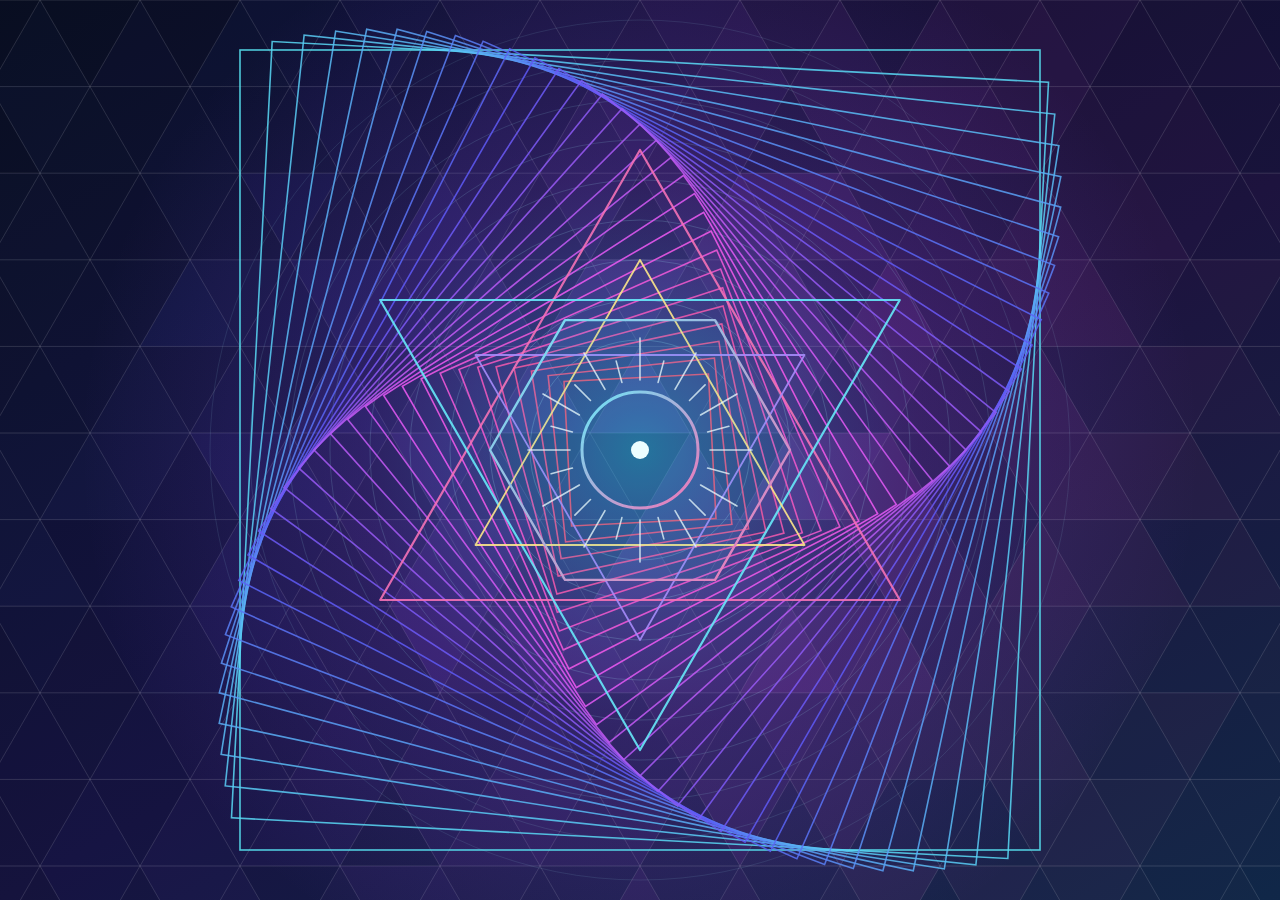
<file: geometric-art/index.html>
<!doctype html>
<html lang="uz"><head><meta charset="utf-8"><meta name="viewport" content="width=device-width,initial-scale=1"><title>Geometrik chizma</title><style>html,body{margin:0;height:100%;background:#060a1a;overflow:hidden}svg{display:block;width:100vw;height:100vh;height:100dvh}</style></head><body>
<svg xmlns="http://www.w3.org/2000/svg" viewBox="0 0 1600 900" width="100%" height="100%" preserveAspectRatio="xMidYMid slice" shape-rendering="geometricPrecision">
<defs>
  <linearGradient id="bg" x1="0" y1="0" x2="1" y2="1">
    <stop offset="0" stop-color="#060a1a"/><stop offset=".55" stop-color="#14123a"/><stop offset="1" stop-color="#0b2a4a"/>
  </linearGradient>
  <radialGradient id="core" cx="50%" cy="50%" r="50%">
    <stop offset="0" stop-color="#22d3ee" stop-opacity=".45"/><stop offset=".5" stop-color="#8b5cf6" stop-opacity=".16"/><stop offset="1" stop-color="#8b5cf6" stop-opacity="0"/>
  </radialGradient>
  <linearGradient id="ring" x1="0" y1="0" x2="1" y2="1">
    <stop offset="0" stop-color="#67e8f9"/><stop offset="1" stop-color="#f472b6"/>
  </linearGradient>
</defs>
<rect width="1600" height="900" fill="url(#bg)"/>
<g stroke="#ffffff" stroke-opacity=".07" stroke-width="1">
<polygon points="-150.0,-86.6 -50.0,-86.6 -100.0,0.0" fill="hsla(179,85%,60%,0.000)"/>
<polygon points="-150.0,-86.6 -100.0,0.0 -200.0,0.0" fill="hsla(175,85%,60%,0.000)"/>
<polygon points="-50.0,-86.6 50.0,-86.6 0.0,0.0" fill="hsla(188,85%,60%,0.000)"/>
<polygon points="-50.0,-86.6 0.0,0.0 -100.0,0.0" fill="hsla(184,85%,60%,0.000)"/>
<polygon points="50.0,-86.6 150.0,-86.6 100.0,0.0" fill="hsla(197,85%,60%,0.004)"/>
<polygon points="50.0,-86.6 100.0,0.0 0.0,0.0" fill="hsla(194,85%,60%,0.002)"/>
<polygon points="150.0,-86.6 250.0,-86.6 200.0,0.0" fill="hsla(207,85%,60%,0.009)"/>
<polygon points="150.0,-86.6 200.0,0.0 100.0,0.0" fill="hsla(203,85%,60%,0.012)"/>
<polygon points="250.0,-86.6 350.0,-86.6 300.0,0.0" fill="hsla(216,85%,60%,0.016)"/>
<polygon points="250.0,-86.6 300.0,0.0 200.0,0.0" fill="hsla(212,85%,60%,0.023)"/>
<polygon points="350.0,-86.6 450.0,-86.6 400.0,0.0" fill="hsla(226,85%,60%,0.024)"/>
<polygon points="350.0,-86.6 400.0,0.0 300.0,0.0" fill="hsla(222,85%,60%,0.024)"/>
<polygon points="450.0,-86.6 550.0,-86.6 500.0,0.0" fill="hsla(235,85%,60%,0.050)"/>
<polygon points="450.0,-86.6 500.0,0.0 400.0,0.0" fill="hsla(231,85%,60%,0.070)"/>
<polygon points="550.0,-86.6 650.0,-86.6 600.0,0.0" fill="hsla(244,85%,60%,0.041)"/>
<polygon points="550.0,-86.6 600.0,0.0 500.0,0.0" fill="hsla(241,85%,60%,0.049)"/>
<polygon points="650.0,-86.6 750.0,-86.6 700.0,0.0" fill="hsla(254,85%,60%,0.081)"/>
<polygon points="650.0,-86.6 700.0,0.0 600.0,0.0" fill="hsla(250,85%,60%,0.108)"/>
<polygon points="750.0,-86.6 850.0,-86.6 800.0,0.0" fill="hsla(263,85%,60%,0.080)"/>
<polygon points="750.0,-86.6 800.0,0.0 700.0,0.0" fill="hsla(259,85%,60%,0.073)"/>
<polygon points="850.0,-86.6 950.0,-86.6 900.0,0.0" fill="hsla(272,85%,60%,0.105)"/>
<polygon points="850.0,-86.6 900.0,0.0 800.0,0.0" fill="hsla(269,85%,60%,0.046)"/>
<polygon points="950.0,-86.6 1050.0,-86.6 1000.0,0.0" fill="hsla(282,85%,60%,0.087)"/>
<polygon points="950.0,-86.6 1000.0,0.0 900.0,0.0" fill="hsla(278,85%,60%,0.060)"/>
<polygon points="1050.0,-86.6 1150.0,-86.6 1100.0,0.0" fill="hsla(291,85%,60%,0.036)"/>
<polygon points="1050.0,-86.6 1100.0,0.0 1000.0,0.0" fill="hsla(287,85%,60%,0.042)"/>
<polygon points="1150.0,-86.6 1250.0,-86.6 1200.0,0.0" fill="hsla(301,85%,60%,0.034)"/>
<polygon points="1150.0,-86.6 1200.0,0.0 1100.0,0.0" fill="hsla(297,85%,60%,0.070)"/>
<polygon points="1250.0,-86.6 1350.0,-86.6 1300.0,0.0" fill="hsla(310,85%,60%,0.020)"/>
<polygon points="1250.0,-86.6 1300.0,0.0 1200.0,0.0" fill="hsla(306,85%,60%,0.043)"/>
<polygon points="1350.0,-86.6 1450.0,-86.6 1400.0,0.0" fill="hsla(319,85%,60%,0.017)"/>
<polygon points="1350.0,-86.6 1400.0,0.0 1300.0,0.0" fill="hsla(316,85%,60%,0.022)"/>
<polygon points="1450.0,-86.6 1550.0,-86.6 1500.0,0.0" fill="hsla(329,85%,60%,0.004)"/>
<polygon points="1450.0,-86.6 1500.0,0.0 1400.0,0.0" fill="hsla(325,85%,60%,0.007)"/>
<polygon points="1550.0,-86.6 1650.0,-86.6 1600.0,0.0" fill="hsla(338,85%,60%,0.000)"/>
<polygon points="1550.0,-86.6 1600.0,0.0 1500.0,0.0" fill="hsla(334,85%,60%,0.001)"/>
<polygon points="1650.0,-86.6 1750.0,-86.6 1700.0,0.0" fill="hsla(347,85%,60%,0.000)"/>
<polygon points="1650.0,-86.6 1700.0,0.0 1600.0,0.0" fill="hsla(344,85%,60%,0.000)"/>
<polygon points="1750.0,-86.6 1850.0,-86.6 1800.0,0.0" fill="hsla(357,85%,60%,0.000)"/>
<polygon points="1750.0,-86.6 1800.0,0.0 1700.0,0.0" fill="hsla(353,85%,60%,0.000)"/>
<polygon points="1850.0,-86.6 1950.0,-86.6 1900.0,0.0" fill="hsla(6,85%,60%,0.000)"/>
<polygon points="1850.0,-86.6 1900.0,0.0 1800.0,0.0" fill="hsla(2,85%,60%,0.000)"/>
<polygon points="1950.0,-86.6 2050.0,-86.6 2000.0,0.0" fill="hsla(16,85%,60%,0.000)"/>
<polygon points="1950.0,-86.6 2000.0,0.0 1900.0,0.0" fill="hsla(12,85%,60%,0.000)"/>
<polygon points="2050.0,-86.6 2150.0,-86.6 2100.0,0.0" fill="hsla(25,85%,60%,0.000)"/>
<polygon points="2050.0,-86.6 2100.0,0.0 2000.0,0.0" fill="hsla(21,85%,60%,0.000)"/>
<polygon points="-200.0,0.0 -100.0,0.0 -150.0,86.6" fill="hsla(177,85%,60%,0.000)"/>
<polygon points="-150.0,86.6 -50.0,86.6 -100.0,0.0" fill="hsla(183,85%,60%,0.000)"/>
<polygon points="-100.0,0.0 0.0,0.0 -50.0,86.6" fill="hsla(186,85%,60%,0.000)"/>
<polygon points="-50.0,86.6 50.0,86.6 0.0,0.0" fill="hsla(192,85%,60%,0.001)"/>
<polygon points="0.0,0.0 100.0,0.0 50.0,86.6" fill="hsla(196,85%,60%,0.007)"/>
<polygon points="50.0,86.6 150.0,86.6 100.0,0.0" fill="hsla(201,85%,60%,0.008)"/>
<polygon points="100.0,0.0 200.0,0.0 150.0,86.6" fill="hsla(205,85%,60%,0.016)"/>
<polygon points="150.0,86.6 250.0,86.6 200.0,0.0" fill="hsla(211,85%,60%,0.034)"/>
<polygon points="200.0,0.0 300.0,0.0 250.0,86.6" fill="hsla(214,85%,60%,0.021)"/>
<polygon points="250.0,86.6 350.0,86.6 300.0,0.0" fill="hsla(220,85%,60%,0.044)"/>
<polygon points="300.0,0.0 400.0,0.0 350.0,86.6" fill="hsla(224,85%,60%,0.027)"/>
<polygon points="350.0,86.6 450.0,86.6 400.0,0.0" fill="hsla(229,85%,60%,0.071)"/>
<polygon points="400.0,0.0 500.0,0.0 450.0,86.6" fill="hsla(233,85%,60%,0.081)"/>
<polygon points="450.0,86.6 550.0,86.6 500.0,0.0" fill="hsla(239,85%,60%,0.083)"/>
<polygon points="500.0,0.0 600.0,0.0 550.0,86.6" fill="hsla(243,85%,60%,0.107)"/>
<polygon points="550.0,86.6 650.0,86.6 600.0,0.0" fill="hsla(248,85%,60%,0.075)"/>
<polygon points="600.0,0.0 700.0,0.0 650.0,86.6" fill="hsla(252,85%,60%,0.107)"/>
<polygon points="650.0,86.6 750.0,86.6 700.0,0.0" fill="hsla(258,85%,60%,0.111)"/>
<polygon points="700.0,0.0 800.0,0.0 750.0,86.6" fill="hsla(261,85%,60%,0.104)"/>
<polygon points="750.0,86.6 850.0,86.6 800.0,0.0" fill="hsla(267,85%,60%,0.101)"/>
<polygon points="800.0,0.0 900.0,0.0 850.0,86.6" fill="hsla(271,85%,60%,0.128)"/>
<polygon points="850.0,86.6 950.0,86.6 900.0,0.0" fill="hsla(276,85%,60%,0.145)"/>
<polygon points="900.0,0.0 1000.0,0.0 950.0,86.6" fill="hsla(280,85%,60%,0.088)"/>
<polygon points="950.0,86.6 1050.0,86.6 1000.0,0.0" fill="hsla(286,85%,60%,0.106)"/>
<polygon points="1000.0,0.0 1100.0,0.0 1050.0,86.6" fill="hsla(289,85%,60%,0.046)"/>
<polygon points="1050.0,86.6 1150.0,86.6 1100.0,0.0" fill="hsla(295,85%,60%,0.093)"/>
<polygon points="1100.0,0.0 1200.0,0.0 1150.0,86.6" fill="hsla(299,85%,60%,0.074)"/>
<polygon points="1150.0,86.6 1250.0,86.6 1200.0,0.0" fill="hsla(304,85%,60%,0.090)"/>
<polygon points="1200.0,0.0 1300.0,0.0 1250.0,86.6" fill="hsla(308,85%,60%,0.063)"/>
<polygon points="1250.0,86.6 1350.0,86.6 1300.0,0.0" fill="hsla(314,85%,60%,0.035)"/>
<polygon points="1300.0,0.0 1400.0,0.0 1350.0,86.6" fill="hsla(318,85%,60%,0.029)"/>
<polygon points="1350.0,86.6 1450.0,86.6 1400.0,0.0" fill="hsla(323,85%,60%,0.032)"/>
<polygon points="1400.0,0.0 1500.0,0.0 1450.0,86.6" fill="hsla(327,85%,60%,0.009)"/>
<polygon points="1450.0,86.6 1550.0,86.6 1500.0,0.0" fill="hsla(333,85%,60%,0.012)"/>
<polygon points="1500.0,0.0 1600.0,0.0 1550.0,86.6" fill="hsla(336,85%,60%,0.003)"/>
<polygon points="1550.0,86.6 1650.0,86.6 1600.0,0.0" fill="hsla(342,85%,60%,0.001)"/>
<polygon points="1600.0,0.0 1700.0,0.0 1650.0,86.6" fill="hsla(346,85%,60%,0.000)"/>
<polygon points="1650.0,86.6 1750.0,86.6 1700.0,0.0" fill="hsla(351,85%,60%,0.000)"/>
<polygon points="1700.0,0.0 1800.0,0.0 1750.0,86.6" fill="hsla(355,85%,60%,0.000)"/>
<polygon points="1750.0,86.6 1850.0,86.6 1800.0,0.0" fill="hsla(1,85%,60%,0.000)"/>
<polygon points="1800.0,0.0 1900.0,0.0 1850.0,86.6" fill="hsla(4,85%,60%,0.000)"/>
<polygon points="1850.0,86.6 1950.0,86.6 1900.0,0.0" fill="hsla(10,85%,60%,0.000)"/>
<polygon points="1900.0,0.0 2000.0,0.0 1950.0,86.6" fill="hsla(14,85%,60%,0.000)"/>
<polygon points="1950.0,86.6 2050.0,86.6 2000.0,0.0" fill="hsla(19,85%,60%,0.000)"/>
<polygon points="2000.0,0.0 2100.0,0.0 2050.0,86.6" fill="hsla(23,85%,60%,0.000)"/>
<polygon points="2050.0,86.6 2150.0,86.6 2100.0,0.0" fill="hsla(29,85%,60%,0.000)"/>
<polygon points="-150.0,86.6 -50.0,86.6 -100.0,173.2" fill="hsla(184,85%,60%,0.000)"/>
<polygon points="-150.0,86.6 -100.0,173.2 -200.0,173.2" fill="hsla(181,85%,60%,0.000)"/>
<polygon points="-50.0,86.6 50.0,86.6 0.0,173.2" fill="hsla(194,85%,60%,0.003)"/>
<polygon points="-50.0,86.6 0.0,173.2 -100.0,173.2" fill="hsla(190,85%,60%,0.001)"/>
<polygon points="50.0,86.6 150.0,86.6 100.0,173.2" fill="hsla(203,85%,60%,0.015)"/>
<polygon points="50.0,86.6 100.0,173.2 0.0,173.2" fill="hsla(199,85%,60%,0.016)"/>
<polygon points="150.0,86.6 250.0,86.6 200.0,173.2" fill="hsla(213,85%,60%,0.048)"/>
<polygon points="150.0,86.6 200.0,173.2 100.0,173.2" fill="hsla(209,85%,60%,0.018)"/>
<polygon points="250.0,86.6 350.0,86.6 300.0,173.2" fill="hsla(222,85%,60%,0.036)"/>
<polygon points="250.0,86.6 300.0,173.2 200.0,173.2" fill="hsla(218,85%,60%,0.034)"/>
<polygon points="350.0,86.6 450.0,86.6 400.0,173.2" fill="hsla(231,85%,60%,0.053)"/>
<polygon points="350.0,86.6 400.0,173.2 300.0,173.2" fill="hsla(228,85%,60%,0.064)"/>
<polygon points="450.0,86.6 550.0,86.6 500.0,173.2" fill="hsla(241,85%,60%,0.097)"/>
<polygon points="450.0,86.6 500.0,173.2 400.0,173.2" fill="hsla(237,85%,60%,0.066)"/>
<polygon points="550.0,86.6 650.0,86.6 600.0,173.2" fill="hsla(250,85%,60%,0.055)"/>
<polygon points="550.0,86.6 600.0,173.2 500.0,173.2" fill="hsla(246,85%,60%,0.096)"/>
<polygon points="650.0,86.6 750.0,86.6 700.0,173.2" fill="hsla(259,85%,60%,0.103)"/>
<polygon points="650.0,86.6 700.0,173.2 600.0,173.2" fill="hsla(256,85%,60%,0.128)"/>
<polygon points="750.0,86.6 850.0,86.6 800.0,173.2" fill="hsla(269,85%,60%,0.175)"/>
<polygon points="750.0,86.6 800.0,173.2 700.0,173.2" fill="hsla(265,85%,60%,0.153)"/>
<polygon points="850.0,86.6 950.0,86.6 900.0,173.2" fill="hsla(278,85%,60%,0.119)"/>
<polygon points="850.0,86.6 900.0,173.2 800.0,173.2" fill="hsla(274,85%,60%,0.144)"/>
<polygon points="950.0,86.6 1050.0,86.6 1000.0,173.2" fill="hsla(288,85%,60%,0.124)"/>
<polygon points="950.0,86.6 1000.0,173.2 900.0,173.2" fill="hsla(284,85%,60%,0.068)"/>
<polygon points="1050.0,86.6 1150.0,86.6 1100.0,173.2" fill="hsla(297,85%,60%,0.124)"/>
<polygon points="1050.0,86.6 1100.0,173.2 1000.0,173.2" fill="hsla(293,85%,60%,0.133)"/>
<polygon points="1150.0,86.6 1250.0,86.6 1200.0,173.2" fill="hsla(306,85%,60%,0.096)"/>
<polygon points="1150.0,86.6 1200.0,173.2 1100.0,173.2" fill="hsla(303,85%,60%,0.110)"/>
<polygon points="1250.0,86.6 1350.0,86.6 1300.0,173.2" fill="hsla(316,85%,60%,0.046)"/>
<polygon points="1250.0,86.6 1300.0,173.2 1200.0,173.2" fill="hsla(312,85%,60%,0.059)"/>
<polygon points="1350.0,86.6 1450.0,86.6 1400.0,173.2" fill="hsla(325,85%,60%,0.021)"/>
<polygon points="1350.0,86.6 1400.0,173.2 1300.0,173.2" fill="hsla(321,85%,60%,0.051)"/>
<polygon points="1450.0,86.6 1550.0,86.6 1500.0,173.2" fill="hsla(334,85%,60%,0.010)"/>
<polygon points="1450.0,86.6 1500.0,173.2 1400.0,173.2" fill="hsla(331,85%,60%,0.016)"/>
<polygon points="1550.0,86.6 1650.0,86.6 1600.0,173.2" fill="hsla(344,85%,60%,0.003)"/>
<polygon points="1550.0,86.6 1600.0,173.2 1500.0,173.2" fill="hsla(340,85%,60%,0.008)"/>
<polygon points="1650.0,86.6 1750.0,86.6 1700.0,173.2" fill="hsla(353,85%,60%,0.000)"/>
<polygon points="1650.0,86.6 1700.0,173.2 1600.0,173.2" fill="hsla(349,85%,60%,0.000)"/>
<polygon points="1750.0,86.6 1850.0,86.6 1800.0,173.2" fill="hsla(3,85%,60%,0.000)"/>
<polygon points="1750.0,86.6 1800.0,173.2 1700.0,173.2" fill="hsla(359,85%,60%,0.000)"/>
<polygon points="1850.0,86.6 1950.0,86.6 1900.0,173.2" fill="hsla(12,85%,60%,0.000)"/>
<polygon points="1850.0,86.6 1900.0,173.2 1800.0,173.2" fill="hsla(8,85%,60%,0.000)"/>
<polygon points="1950.0,86.6 2050.0,86.6 2000.0,173.2" fill="hsla(21,85%,60%,0.000)"/>
<polygon points="1950.0,86.6 2000.0,173.2 1900.0,173.2" fill="hsla(18,85%,60%,0.000)"/>
<polygon points="2050.0,86.6 2150.0,86.6 2100.0,173.2" fill="hsla(31,85%,60%,0.000)"/>
<polygon points="2050.0,86.6 2100.0,173.2 2000.0,173.2" fill="hsla(27,85%,60%,0.000)"/>
<polygon points="-200.0,173.2 -100.0,173.2 -150.0,259.8" fill="hsla(183,85%,60%,0.000)"/>
<polygon points="-150.0,259.8 -50.0,259.8 -100.0,173.2" fill="hsla(188,85%,60%,0.000)"/>
<polygon points="-100.0,173.2 0.0,173.2 -50.0,259.8" fill="hsla(192,85%,60%,0.002)"/>
<polygon points="-50.0,259.8 50.0,259.8 0.0,173.2" fill="hsla(198,85%,60%,0.006)"/>
<polygon points="0.0,173.2 100.0,173.2 50.0,259.8" fill="hsla(201,85%,60%,0.019)"/>
<polygon points="50.0,259.8 150.0,259.8 100.0,173.2" fill="hsla(207,85%,60%,0.036)"/>
<polygon points="100.0,173.2 200.0,173.2 150.0,259.8" fill="hsla(211,85%,60%,0.030)"/>
<polygon points="150.0,259.8 250.0,259.8 200.0,173.2" fill="hsla(216,85%,60%,0.043)"/>
<polygon points="200.0,173.2 300.0,173.2 250.0,259.8" fill="hsla(220,85%,60%,0.031)"/>
<polygon points="250.0,259.8 350.0,259.8 300.0,173.2" fill="hsla(226,85%,60%,0.040)"/>
<polygon points="300.0,173.2 400.0,173.2 350.0,259.8" fill="hsla(230,85%,60%,0.062)"/>
<polygon points="350.0,259.8 450.0,259.8 400.0,173.2" fill="hsla(235,85%,60%,0.068)"/>
<polygon points="400.0,173.2 500.0,173.2 450.0,259.8" fill="hsla(239,85%,60%,0.125)"/>
<polygon points="450.0,259.8 550.0,259.8 500.0,173.2" fill="hsla(245,85%,60%,0.075)"/>
<polygon points="500.0,173.2 600.0,173.2 550.0,259.8" fill="hsla(248,85%,60%,0.063)"/>
<polygon points="550.0,259.8 650.0,259.8 600.0,173.2" fill="hsla(254,85%,60%,0.191)"/>
<polygon points="600.0,173.2 700.0,173.2 650.0,259.8" fill="hsla(258,85%,60%,0.139)"/>
<polygon points="650.0,259.8 750.0,259.8 700.0,173.2" fill="hsla(263,85%,60%,0.099)"/>
<polygon points="700.0,173.2 800.0,173.2 750.0,259.8" fill="hsla(267,85%,60%,0.152)"/>
<polygon points="750.0,259.8 850.0,259.8 800.0,173.2" fill="hsla(273,85%,60%,0.085)"/>
<polygon points="800.0,173.2 900.0,173.2 850.0,259.8" fill="hsla(276,85%,60%,0.150)"/>
<polygon points="850.0,259.8 950.0,259.8 900.0,173.2" fill="hsla(282,85%,60%,0.219)"/>
<polygon points="900.0,173.2 1000.0,173.2 950.0,259.8" fill="hsla(286,85%,60%,0.182)"/>
<polygon points="950.0,259.8 1050.0,259.8 1000.0,173.2" fill="hsla(291,85%,60%,0.158)"/>
<polygon points="1000.0,173.2 1100.0,173.2 1050.0,259.8" fill="hsla(295,85%,60%,0.090)"/>
<polygon points="1050.0,259.8 1150.0,259.8 1100.0,173.2" fill="hsla(301,85%,60%,0.097)"/>
<polygon points="1100.0,173.2 1200.0,173.2 1150.0,259.8" fill="hsla(305,85%,60%,0.065)"/>
<polygon points="1150.0,259.8 1250.0,259.8 1200.0,173.2" fill="hsla(310,85%,60%,0.111)"/>
<polygon points="1200.0,173.2 1300.0,173.2 1250.0,259.8" fill="hsla(314,85%,60%,0.075)"/>
<polygon points="1250.0,259.8 1350.0,259.8 1300.0,173.2" fill="hsla(320,85%,60%,0.082)"/>
<polygon points="1300.0,173.2 1400.0,173.2 1350.0,259.8" fill="hsla(323,85%,60%,0.043)"/>
<polygon points="1350.0,259.8 1450.0,259.8 1400.0,173.2" fill="hsla(329,85%,60%,0.032)"/>
<polygon points="1400.0,173.2 1500.0,173.2 1450.0,259.8" fill="hsla(333,85%,60%,0.041)"/>
<polygon points="1450.0,259.8 1550.0,259.8 1500.0,173.2" fill="hsla(338,85%,60%,0.036)"/>
<polygon points="1500.0,173.2 1600.0,173.2 1550.0,259.8" fill="hsla(342,85%,60%,0.019)"/>
<polygon points="1550.0,259.8 1650.0,259.8 1600.0,173.2" fill="hsla(348,85%,60%,0.011)"/>
<polygon points="1600.0,173.2 1700.0,173.2 1650.0,259.8" fill="hsla(351,85%,60%,0.003)"/>
<polygon points="1650.0,259.8 1750.0,259.8 1700.0,173.2" fill="hsla(357,85%,60%,0.000)"/>
<polygon points="1700.0,173.2 1800.0,173.2 1750.0,259.8" fill="hsla(1,85%,60%,0.000)"/>
<polygon points="1750.0,259.8 1850.0,259.8 1800.0,173.2" fill="hsla(6,85%,60%,0.000)"/>
<polygon points="1800.0,173.2 1900.0,173.2 1850.0,259.8" fill="hsla(10,85%,60%,0.000)"/>
<polygon points="1850.0,259.8 1950.0,259.8 1900.0,173.2" fill="hsla(16,85%,60%,0.000)"/>
<polygon points="1900.0,173.2 2000.0,173.2 1950.0,259.8" fill="hsla(20,85%,60%,0.000)"/>
<polygon points="1950.0,259.8 2050.0,259.8 2000.0,173.2" fill="hsla(25,85%,60%,0.000)"/>
<polygon points="2000.0,173.2 2100.0,173.2 2050.0,259.8" fill="hsla(29,85%,60%,0.000)"/>
<polygon points="2050.0,259.8 2150.0,259.8 2100.0,173.2" fill="hsla(35,85%,60%,0.000)"/>
<polygon points="-150.0,259.8 -50.0,259.8 -100.0,346.4" fill="hsla(190,85%,60%,0.000)"/>
<polygon points="-150.0,259.8 -100.0,346.4 -200.0,346.4" fill="hsla(187,85%,60%,0.000)"/>
<polygon points="-50.0,259.8 50.0,259.8 0.0,346.4" fill="hsla(200,85%,60%,0.015)"/>
<polygon points="-50.0,259.8 0.0,346.4 -100.0,346.4" fill="hsla(196,85%,60%,0.007)"/>
<polygon points="50.0,259.8 150.0,259.8 100.0,346.4" fill="hsla(209,85%,60%,0.039)"/>
<polygon points="50.0,259.8 100.0,346.4 0.0,346.4" fill="hsla(205,85%,60%,0.017)"/>
<polygon points="150.0,259.8 250.0,259.8 200.0,346.4" fill="hsla(218,85%,60%,0.034)"/>
<polygon points="150.0,259.8 200.0,346.4 100.0,346.4" fill="hsla(215,85%,60%,0.028)"/>
<polygon points="250.0,259.8 350.0,259.8 300.0,346.4" fill="hsla(228,85%,60%,0.049)"/>
<polygon points="250.0,259.8 300.0,346.4 200.0,346.4" fill="hsla(224,85%,60%,0.043)"/>
<polygon points="350.0,259.8 450.0,259.8 400.0,346.4" fill="hsla(237,85%,60%,0.106)"/>
<polygon points="350.0,259.8 400.0,346.4 300.0,346.4" fill="hsla(233,85%,60%,0.117)"/>
<polygon points="450.0,259.8 550.0,259.8 500.0,346.4" fill="hsla(246,85%,60%,0.159)"/>
<polygon points="450.0,259.8 500.0,346.4 400.0,346.4" fill="hsla(243,85%,60%,0.108)"/>
<polygon points="550.0,259.8 650.0,259.8 600.0,346.4" fill="hsla(256,85%,60%,0.166)"/>
<polygon points="550.0,259.8 600.0,346.4 500.0,346.4" fill="hsla(252,85%,60%,0.177)"/>
<polygon points="650.0,259.8 750.0,259.8 700.0,346.4" fill="hsla(265,85%,60%,0.100)"/>
<polygon points="650.0,259.8 700.0,346.4 600.0,346.4" fill="hsla(262,85%,60%,0.188)"/>
<polygon points="750.0,259.8 850.0,259.8 800.0,346.4" fill="hsla(275,85%,60%,0.244)"/>
<polygon points="750.0,259.8 800.0,346.4 700.0,346.4" fill="hsla(271,85%,60%,0.231)"/>
<polygon points="850.0,259.8 950.0,259.8 900.0,346.4" fill="hsla(284,85%,60%,0.206)"/>
<polygon points="850.0,259.8 900.0,346.4 800.0,346.4" fill="hsla(280,85%,60%,0.178)"/>
<polygon points="950.0,259.8 1050.0,259.8 1000.0,346.4" fill="hsla(293,85%,60%,0.100)"/>
<polygon points="950.0,259.8 1000.0,346.4 900.0,346.4" fill="hsla(290,85%,60%,0.208)"/>
<polygon points="1050.0,259.8 1150.0,259.8 1100.0,346.4" fill="hsla(303,85%,60%,0.101)"/>
<polygon points="1050.0,259.8 1100.0,346.4 1000.0,346.4" fill="hsla(299,85%,60%,0.177)"/>
<polygon points="1150.0,259.8 1250.0,259.8 1200.0,346.4" fill="hsla(312,85%,60%,0.137)"/>
<polygon points="1150.0,259.8 1200.0,346.4 1100.0,346.4" fill="hsla(308,85%,60%,0.099)"/>
<polygon points="1250.0,259.8 1350.0,259.8 1300.0,346.4" fill="hsla(321,85%,60%,0.063)"/>
<polygon points="1250.0,259.8 1300.0,346.4 1200.0,346.4" fill="hsla(318,85%,60%,0.121)"/>
<polygon points="1350.0,259.8 1450.0,259.8 1400.0,346.4" fill="hsla(331,85%,60%,0.057)"/>
<polygon points="1350.0,259.8 1400.0,346.4 1300.0,346.4" fill="hsla(327,85%,60%,0.041)"/>
<polygon points="1450.0,259.8 1550.0,259.8 1500.0,346.4" fill="hsla(340,85%,60%,0.017)"/>
<polygon points="1450.0,259.8 1500.0,346.4 1400.0,346.4" fill="hsla(337,85%,60%,0.025)"/>
<polygon points="1550.0,259.8 1650.0,259.8 1600.0,346.4" fill="hsla(350,85%,60%,0.015)"/>
<polygon points="1550.0,259.8 1600.0,346.4 1500.0,346.4" fill="hsla(346,85%,60%,0.025)"/>
<polygon points="1650.0,259.8 1750.0,259.8 1700.0,346.4" fill="hsla(359,85%,60%,0.000)"/>
<polygon points="1650.0,259.8 1700.0,346.4 1600.0,346.4" fill="hsla(355,85%,60%,0.006)"/>
<polygon points="1750.0,259.8 1850.0,259.8 1800.0,346.4" fill="hsla(8,85%,60%,0.000)"/>
<polygon points="1750.0,259.8 1800.0,346.4 1700.0,346.4" fill="hsla(5,85%,60%,0.000)"/>
<polygon points="1850.0,259.8 1950.0,259.8 1900.0,346.4" fill="hsla(18,85%,60%,0.000)"/>
<polygon points="1850.0,259.8 1900.0,346.4 1800.0,346.4" fill="hsla(14,85%,60%,0.000)"/>
<polygon points="1950.0,259.8 2050.0,259.8 2000.0,346.4" fill="hsla(27,85%,60%,0.000)"/>
<polygon points="1950.0,259.8 2000.0,346.4 1900.0,346.4" fill="hsla(23,85%,60%,0.000)"/>
<polygon points="2050.0,259.8 2150.0,259.8 2100.0,346.4" fill="hsla(36,85%,60%,0.000)"/>
<polygon points="2050.0,259.8 2100.0,346.4 2000.0,346.4" fill="hsla(33,85%,60%,0.000)"/>
<polygon points="-200.0,346.4 -100.0,346.4 -150.0,433.0" fill="hsla(188,85%,60%,0.000)"/>
<polygon points="-150.0,433.0 -50.0,433.0 -100.0,346.4" fill="hsla(194,85%,60%,0.001)"/>
<polygon points="-100.0,346.4 0.0,346.4 -50.0,433.0" fill="hsla(198,85%,60%,0.005)"/>
<polygon points="-50.0,433.0 50.0,433.0 0.0,346.4" fill="hsla(203,85%,60%,0.017)"/>
<polygon points="0.0,346.4 100.0,346.4 50.0,433.0" fill="hsla(207,85%,60%,0.027)"/>
<polygon points="50.0,433.0 150.0,433.0 100.0,346.4" fill="hsla(213,85%,60%,0.022)"/>
<polygon points="100.0,346.4 200.0,346.4 150.0,433.0" fill="hsla(217,85%,60%,0.030)"/>
<polygon points="150.0,433.0 250.0,433.0 200.0,346.4" fill="hsla(222,85%,60%,0.041)"/>
<polygon points="200.0,346.4 300.0,346.4 250.0,433.0" fill="hsla(226,85%,60%,0.047)"/>
<polygon points="250.0,433.0 350.0,433.0 300.0,346.4" fill="hsla(232,85%,60%,0.082)"/>
<polygon points="300.0,346.4 400.0,346.4 350.0,433.0" fill="hsla(235,85%,60%,0.067)"/>
<polygon points="350.0,433.0 450.0,433.0 400.0,346.4" fill="hsla(241,85%,60%,0.094)"/>
<polygon points="400.0,346.4 500.0,346.4 450.0,433.0" fill="hsla(245,85%,60%,0.074)"/>
<polygon points="450.0,433.0 550.0,433.0 500.0,346.4" fill="hsla(250,85%,60%,0.182)"/>
<polygon points="500.0,346.4 600.0,346.4 550.0,433.0" fill="hsla(254,85%,60%,0.123)"/>
<polygon points="550.0,433.0 650.0,433.0 600.0,346.4" fill="hsla(260,85%,60%,0.155)"/>
<polygon points="600.0,346.4 700.0,346.4 650.0,433.0" fill="hsla(263,85%,60%,0.187)"/>
<polygon points="650.0,433.0 750.0,433.0 700.0,346.4" fill="hsla(269,85%,60%,0.267)"/>
<polygon points="700.0,346.4 800.0,346.4 750.0,433.0" fill="hsla(273,85%,60%,0.183)"/>
<polygon points="750.0,433.0 850.0,433.0 800.0,346.4" fill="hsla(278,85%,60%,0.300)"/>
<polygon points="800.0,346.4 900.0,346.4 850.0,433.0" fill="hsla(282,85%,60%,0.199)"/>
<polygon points="850.0,433.0 950.0,433.0 900.0,346.4" fill="hsla(288,85%,60%,0.198)"/>
<polygon points="900.0,346.4 1000.0,346.4 950.0,433.0" fill="hsla(292,85%,60%,0.177)"/>
<polygon points="950.0,433.0 1050.0,433.0 1000.0,346.4" fill="hsla(297,85%,60%,0.086)"/>
<polygon points="1000.0,346.4 1100.0,346.4 1050.0,433.0" fill="hsla(301,85%,60%,0.135)"/>
<polygon points="1050.0,433.0 1150.0,433.0 1100.0,346.4" fill="hsla(307,85%,60%,0.091)"/>
<polygon points="1100.0,346.4 1200.0,346.4 1150.0,433.0" fill="hsla(310,85%,60%,0.060)"/>
<polygon points="1150.0,433.0 1250.0,433.0 1200.0,346.4" fill="hsla(316,85%,60%,0.132)"/>
<polygon points="1200.0,346.4 1300.0,346.4 1250.0,433.0" fill="hsla(320,85%,60%,0.060)"/>
<polygon points="1250.0,433.0 1350.0,433.0 1300.0,346.4" fill="hsla(325,85%,60%,0.074)"/>
<polygon points="1300.0,346.4 1400.0,346.4 1350.0,433.0" fill="hsla(329,85%,60%,0.076)"/>
<polygon points="1350.0,433.0 1450.0,433.0 1400.0,346.4" fill="hsla(335,85%,60%,0.054)"/>
<polygon points="1400.0,346.4 1500.0,346.4 1450.0,433.0" fill="hsla(338,85%,60%,0.033)"/>
<polygon points="1450.0,433.0 1550.0,433.0 1500.0,346.4" fill="hsla(344,85%,60%,0.031)"/>
<polygon points="1500.0,346.4 1600.0,346.4 1550.0,433.0" fill="hsla(348,85%,60%,0.022)"/>
<polygon points="1550.0,433.0 1650.0,433.0 1600.0,346.4" fill="hsla(353,85%,60%,0.016)"/>
<polygon points="1600.0,346.4 1700.0,346.4 1650.0,433.0" fill="hsla(357,85%,60%,0.003)"/>
<polygon points="1650.0,433.0 1750.0,433.0 1700.0,346.4" fill="hsla(3,85%,60%,0.001)"/>
<polygon points="1700.0,346.4 1800.0,346.4 1750.0,433.0" fill="hsla(7,85%,60%,0.000)"/>
<polygon points="1750.0,433.0 1850.0,433.0 1800.0,346.4" fill="hsla(12,85%,60%,0.000)"/>
<polygon points="1800.0,346.4 1900.0,346.4 1850.0,433.0" fill="hsla(16,85%,60%,0.000)"/>
<polygon points="1850.0,433.0 1950.0,433.0 1900.0,346.4" fill="hsla(22,85%,60%,0.000)"/>
<polygon points="1900.0,346.4 2000.0,346.4 1950.0,433.0" fill="hsla(25,85%,60%,0.000)"/>
<polygon points="1950.0,433.0 2050.0,433.0 2000.0,346.4" fill="hsla(31,85%,60%,0.000)"/>
<polygon points="2000.0,346.4 2100.0,346.4 2050.0,433.0" fill="hsla(35,85%,60%,0.000)"/>
<polygon points="2050.0,433.0 2150.0,433.0 2100.0,346.4" fill="hsla(40,85%,60%,0.000)"/>
<polygon points="-150.0,433.0 -50.0,433.0 -100.0,519.6" fill="hsla(196,85%,60%,0.001)"/>
<polygon points="-150.0,433.0 -100.0,519.6 -200.0,519.6" fill="hsla(192,85%,60%,0.000)"/>
<polygon points="-50.0,433.0 50.0,433.0 0.0,519.6" fill="hsla(205,85%,60%,0.013)"/>
<polygon points="-50.0,433.0 0.0,519.6 -100.0,519.6" fill="hsla(202,85%,60%,0.007)"/>
<polygon points="50.0,433.0 150.0,433.0 100.0,519.6" fill="hsla(215,85%,60%,0.029)"/>
<polygon points="50.0,433.0 100.0,519.6 0.0,519.6" fill="hsla(211,85%,60%,0.022)"/>
<polygon points="150.0,433.0 250.0,433.0 200.0,519.6" fill="hsla(224,85%,60%,0.051)"/>
<polygon points="150.0,433.0 200.0,519.6 100.0,519.6" fill="hsla(220,85%,60%,0.058)"/>
<polygon points="250.0,433.0 350.0,433.0 300.0,519.6" fill="hsla(234,85%,60%,0.091)"/>
<polygon points="250.0,433.0 300.0,519.6 200.0,519.6" fill="hsla(230,85%,60%,0.086)"/>
<polygon points="350.0,433.0 450.0,433.0 400.0,519.6" fill="hsla(243,85%,60%,0.147)"/>
<polygon points="350.0,433.0 400.0,519.6 300.0,519.6" fill="hsla(239,85%,60%,0.068)"/>
<polygon points="450.0,433.0 550.0,433.0 500.0,519.6" fill="hsla(252,85%,60%,0.139)"/>
<polygon points="450.0,433.0 500.0,519.6 400.0,519.6" fill="hsla(249,85%,60%,0.166)"/>
<polygon points="550.0,433.0 650.0,433.0 600.0,519.6" fill="hsla(262,85%,60%,0.216)"/>
<polygon points="550.0,433.0 600.0,519.6 500.0,519.6" fill="hsla(258,85%,60%,0.095)"/>
<polygon points="650.0,433.0 750.0,433.0 700.0,519.6" fill="hsla(271,85%,60%,0.124)"/>
<polygon points="650.0,433.0 700.0,519.6 600.0,519.6" fill="hsla(267,85%,60%,0.167)"/>
<polygon points="750.0,433.0 850.0,433.0 800.0,519.6" fill="hsla(280,85%,60%,0.133)"/>
<polygon points="750.0,433.0 800.0,519.6 700.0,519.6" fill="hsla(277,85%,60%,0.155)"/>
<polygon points="850.0,433.0 950.0,433.0 900.0,519.6" fill="hsla(290,85%,60%,0.115)"/>
<polygon points="850.0,433.0 900.0,519.6 800.0,519.6" fill="hsla(286,85%,60%,0.241)"/>
<polygon points="950.0,433.0 1050.0,433.0 1000.0,519.6" fill="hsla(299,85%,60%,0.207)"/>
<polygon points="950.0,433.0 1000.0,519.6 900.0,519.6" fill="hsla(295,85%,60%,0.245)"/>
<polygon points="1050.0,433.0 1150.0,433.0 1100.0,519.6" fill="hsla(309,85%,60%,0.088)"/>
<polygon points="1050.0,433.0 1100.0,519.6 1000.0,519.6" fill="hsla(305,85%,60%,0.176)"/>
<polygon points="1150.0,433.0 1250.0,433.0 1200.0,519.6" fill="hsla(318,85%,60%,0.119)"/>
<polygon points="1150.0,433.0 1200.0,519.6 1100.0,519.6" fill="hsla(314,85%,60%,0.076)"/>
<polygon points="1250.0,433.0 1350.0,433.0 1300.0,519.6" fill="hsla(327,85%,60%,0.104)"/>
<polygon points="1250.0,433.0 1300.0,519.6 1200.0,519.6" fill="hsla(324,85%,60%,0.129)"/>
<polygon points="1350.0,433.0 1450.0,433.0 1400.0,519.6" fill="hsla(337,85%,60%,0.038)"/>
<polygon points="1350.0,433.0 1400.0,519.6 1300.0,519.6" fill="hsla(333,85%,60%,0.091)"/>
<polygon points="1450.0,433.0 1550.0,433.0 1500.0,519.6" fill="hsla(346,85%,60%,0.028)"/>
<polygon points="1450.0,433.0 1500.0,519.6 1400.0,519.6" fill="hsla(342,85%,60%,0.040)"/>
<polygon points="1550.0,433.0 1650.0,433.0 1600.0,519.6" fill="hsla(355,85%,60%,0.019)"/>
<polygon points="1550.0,433.0 1600.0,519.6 1500.0,519.6" fill="hsla(352,85%,60%,0.028)"/>
<polygon points="1650.0,433.0 1750.0,433.0 1700.0,519.6" fill="hsla(5,85%,60%,0.001)"/>
<polygon points="1650.0,433.0 1700.0,519.6 1600.0,519.6" fill="hsla(1,85%,60%,0.005)"/>
<polygon points="1750.0,433.0 1850.0,433.0 1800.0,519.6" fill="hsla(14,85%,60%,0.000)"/>
<polygon points="1750.0,433.0 1800.0,519.6 1700.0,519.6" fill="hsla(10,85%,60%,0.000)"/>
<polygon points="1850.0,433.0 1950.0,433.0 1900.0,519.6" fill="hsla(24,85%,60%,0.000)"/>
<polygon points="1850.0,433.0 1900.0,519.6 1800.0,519.6" fill="hsla(20,85%,60%,0.000)"/>
<polygon points="1950.0,433.0 2050.0,433.0 2000.0,519.6" fill="hsla(33,85%,60%,0.000)"/>
<polygon points="1950.0,433.0 2000.0,519.6 1900.0,519.6" fill="hsla(29,85%,60%,0.000)"/>
<polygon points="2050.0,433.0 2150.0,433.0 2100.0,519.6" fill="hsla(42,85%,60%,0.000)"/>
<polygon points="2050.0,433.0 2100.0,519.6 2000.0,519.6" fill="hsla(39,85%,60%,0.000)"/>
<polygon points="-200.0,519.6 -100.0,519.6 -150.0,606.2" fill="hsla(194,85%,60%,0.000)"/>
<polygon points="-150.0,606.2 -50.0,606.2 -100.0,519.6" fill="hsla(200,85%,60%,0.000)"/>
<polygon points="-100.0,519.6 0.0,519.6 -50.0,606.2" fill="hsla(204,85%,60%,0.006)"/>
<polygon points="-50.0,606.2 50.0,606.2 0.0,519.6" fill="hsla(209,85%,60%,0.012)"/>
<polygon points="0.0,519.6 100.0,519.6 50.0,606.2" fill="hsla(213,85%,60%,0.012)"/>
<polygon points="50.0,606.2 150.0,606.2 100.0,519.6" fill="hsla(219,85%,60%,0.042)"/>
<polygon points="100.0,519.6 200.0,519.6 150.0,606.2" fill="hsla(222,85%,60%,0.050)"/>
<polygon points="150.0,606.2 250.0,606.2 200.0,519.6" fill="hsla(228,85%,60%,0.071)"/>
<polygon points="200.0,519.6 300.0,519.6 250.0,606.2" fill="hsla(232,85%,60%,0.038)"/>
<polygon points="250.0,606.2 350.0,606.2 300.0,519.6" fill="hsla(237,85%,60%,0.056)"/>
<polygon points="300.0,519.6 400.0,519.6 350.0,606.2" fill="hsla(241,85%,60%,0.048)"/>
<polygon points="350.0,606.2 450.0,606.2 400.0,519.6" fill="hsla(247,85%,60%,0.124)"/>
<polygon points="400.0,519.6 500.0,519.6 450.0,606.2" fill="hsla(250,85%,60%,0.088)"/>
<polygon points="450.0,606.2 550.0,606.2 500.0,519.6" fill="hsla(256,85%,60%,0.080)"/>
<polygon points="500.0,519.6 600.0,519.6 550.0,606.2" fill="hsla(260,85%,60%,0.131)"/>
<polygon points="550.0,606.2 650.0,606.2 600.0,519.6" fill="hsla(265,85%,60%,0.211)"/>
<polygon points="600.0,519.6 700.0,519.6 650.0,606.2" fill="hsla(269,85%,60%,0.221)"/>
<polygon points="650.0,606.2 750.0,606.2 700.0,519.6" fill="hsla(275,85%,60%,0.134)"/>
<polygon points="700.0,519.6 800.0,519.6 750.0,606.2" fill="hsla(279,85%,60%,0.127)"/>
<polygon points="750.0,606.2 850.0,606.2 800.0,519.6" fill="hsla(284,85%,60%,0.261)"/>
<polygon points="800.0,519.6 900.0,519.6 850.0,606.2" fill="hsla(288,85%,60%,0.205)"/>
<polygon points="850.0,606.2 950.0,606.2 900.0,519.6" fill="hsla(294,85%,60%,0.209)"/>
<polygon points="900.0,519.6 1000.0,519.6 950.0,606.2" fill="hsla(297,85%,60%,0.102)"/>
<polygon points="950.0,606.2 1050.0,606.2 1000.0,519.6" fill="hsla(303,85%,60%,0.087)"/>
<polygon points="1000.0,519.6 1100.0,519.6 1050.0,606.2" fill="hsla(307,85%,60%,0.167)"/>
<polygon points="1050.0,606.2 1150.0,606.2 1100.0,519.6" fill="hsla(312,85%,60%,0.115)"/>
<polygon points="1100.0,519.6 1200.0,519.6 1150.0,606.2" fill="hsla(316,85%,60%,0.067)"/>
<polygon points="1150.0,606.2 1250.0,606.2 1200.0,519.6" fill="hsla(322,85%,60%,0.139)"/>
<polygon points="1200.0,519.6 1300.0,519.6 1250.0,606.2" fill="hsla(325,85%,60%,0.098)"/>
<polygon points="1250.0,606.2 1350.0,606.2 1300.0,519.6" fill="hsla(331,85%,60%,0.093)"/>
<polygon points="1300.0,519.6 1400.0,519.6 1350.0,606.2" fill="hsla(335,85%,60%,0.037)"/>
<polygon points="1350.0,606.2 1450.0,606.2 1400.0,519.6" fill="hsla(340,85%,60%,0.066)"/>
<polygon points="1400.0,519.6 1500.0,519.6 1450.0,606.2" fill="hsla(344,85%,60%,0.023)"/>
<polygon points="1450.0,606.2 1550.0,606.2 1500.0,519.6" fill="hsla(350,85%,60%,0.038)"/>
<polygon points="1500.0,519.6 1600.0,519.6 1550.0,606.2" fill="hsla(354,85%,60%,0.019)"/>
<polygon points="1550.0,606.2 1650.0,606.2 1600.0,519.6" fill="hsla(359,85%,60%,0.010)"/>
<polygon points="1600.0,519.6 1700.0,519.6 1650.0,606.2" fill="hsla(3,85%,60%,0.006)"/>
<polygon points="1650.0,606.2 1750.0,606.2 1700.0,519.6" fill="hsla(9,85%,60%,0.000)"/>
<polygon points="1700.0,519.6 1800.0,519.6 1750.0,606.2" fill="hsla(12,85%,60%,0.000)"/>
<polygon points="1750.0,606.2 1850.0,606.2 1800.0,519.6" fill="hsla(18,85%,60%,0.000)"/>
<polygon points="1800.0,519.6 1900.0,519.6 1850.0,606.2" fill="hsla(22,85%,60%,0.000)"/>
<polygon points="1850.0,606.2 1950.0,606.2 1900.0,519.6" fill="hsla(27,85%,60%,0.000)"/>
<polygon points="1900.0,519.6 2000.0,519.6 1950.0,606.2" fill="hsla(31,85%,60%,0.000)"/>
<polygon points="1950.0,606.2 2050.0,606.2 2000.0,519.6" fill="hsla(37,85%,60%,0.000)"/>
<polygon points="2000.0,519.6 2100.0,519.6 2050.0,606.2" fill="hsla(40,85%,60%,0.000)"/>
<polygon points="2050.0,606.2 2150.0,606.2 2100.0,519.6" fill="hsla(46,85%,60%,0.000)"/>
<polygon points="-150.0,606.2 -50.0,606.2 -100.0,692.8" fill="hsla(202,85%,60%,0.000)"/>
<polygon points="-150.0,606.2 -100.0,692.8 -200.0,692.8" fill="hsla(198,85%,60%,0.000)"/>
<polygon points="-50.0,606.2 50.0,606.2 0.0,692.8" fill="hsla(211,85%,60%,0.012)"/>
<polygon points="-50.0,606.2 0.0,692.8 -100.0,692.8" fill="hsla(207,85%,60%,0.002)"/>
<polygon points="50.0,606.2 150.0,606.2 100.0,692.8" fill="hsla(221,85%,60%,0.026)"/>
<polygon points="50.0,606.2 100.0,692.8 0.0,692.8" fill="hsla(217,85%,60%,0.011)"/>
<polygon points="150.0,606.2 250.0,606.2 200.0,692.8" fill="hsla(230,85%,60%,0.039)"/>
<polygon points="150.0,606.2 200.0,692.8 100.0,692.8" fill="hsla(226,85%,60%,0.018)"/>
<polygon points="250.0,606.2 350.0,606.2 300.0,692.8" fill="hsla(239,85%,60%,0.052)"/>
<polygon points="250.0,606.2 300.0,692.8 200.0,692.8" fill="hsla(236,85%,60%,0.029)"/>
<polygon points="350.0,606.2 450.0,606.2 400.0,692.8" fill="hsla(249,85%,60%,0.112)"/>
<polygon points="350.0,606.2 400.0,692.8 300.0,692.8" fill="hsla(245,85%,60%,0.080)"/>
<polygon points="450.0,606.2 550.0,606.2 500.0,692.8" fill="hsla(258,85%,60%,0.082)"/>
<polygon points="450.0,606.2 500.0,692.8 400.0,692.8" fill="hsla(254,85%,60%,0.098)"/>
<polygon points="550.0,606.2 650.0,606.2 600.0,692.8" fill="hsla(267,85%,60%,0.199)"/>
<polygon points="550.0,606.2 600.0,692.8 500.0,692.8" fill="hsla(264,85%,60%,0.077)"/>
<polygon points="650.0,606.2 750.0,606.2 700.0,692.8" fill="hsla(277,85%,60%,0.208)"/>
<polygon points="650.0,606.2 700.0,692.8 600.0,692.8" fill="hsla(273,85%,60%,0.134)"/>
<polygon points="750.0,606.2 850.0,606.2 800.0,692.8" fill="hsla(286,85%,60%,0.167)"/>
<polygon points="750.0,606.2 800.0,692.8 700.0,692.8" fill="hsla(282,85%,60%,0.207)"/>
<polygon points="850.0,606.2 950.0,606.2 900.0,692.8" fill="hsla(296,85%,60%,0.143)"/>
<polygon points="850.0,606.2 900.0,692.8 800.0,692.8" fill="hsla(292,85%,60%,0.157)"/>
<polygon points="950.0,606.2 1050.0,606.2 1000.0,692.8" fill="hsla(305,85%,60%,0.165)"/>
<polygon points="950.0,606.2 1000.0,692.8 900.0,692.8" fill="hsla(301,85%,60%,0.210)"/>
<polygon points="1050.0,606.2 1150.0,606.2 1100.0,692.8" fill="hsla(314,85%,60%,0.099)"/>
<polygon points="1050.0,606.2 1100.0,692.8 1000.0,692.8" fill="hsla(311,85%,60%,0.163)"/>
<polygon points="1150.0,606.2 1250.0,606.2 1200.0,692.8" fill="hsla(324,85%,60%,0.110)"/>
<polygon points="1150.0,606.2 1200.0,692.8 1100.0,692.8" fill="hsla(320,85%,60%,0.113)"/>
<polygon points="1250.0,606.2 1350.0,606.2 1300.0,692.8" fill="hsla(333,85%,60%,0.062)"/>
<polygon points="1250.0,606.2 1300.0,692.8 1200.0,692.8" fill="hsla(329,85%,60%,0.065)"/>
<polygon points="1350.0,606.2 1450.0,606.2 1400.0,692.8" fill="hsla(342,85%,60%,0.026)"/>
<polygon points="1350.0,606.2 1400.0,692.8 1300.0,692.8" fill="hsla(339,85%,60%,0.035)"/>
<polygon points="1450.0,606.2 1550.0,606.2 1500.0,692.8" fill="hsla(352,85%,60%,0.015)"/>
<polygon points="1450.0,606.2 1500.0,692.8 1400.0,692.8" fill="hsla(348,85%,60%,0.042)"/>
<polygon points="1550.0,606.2 1650.0,606.2 1600.0,692.8" fill="hsla(1,85%,60%,0.008)"/>
<polygon points="1550.0,606.2 1600.0,692.8 1500.0,692.8" fill="hsla(357,85%,60%,0.011)"/>
<polygon points="1650.0,606.2 1750.0,606.2 1700.0,692.8" fill="hsla(11,85%,60%,0.000)"/>
<polygon points="1650.0,606.2 1700.0,692.8 1600.0,692.8" fill="hsla(7,85%,60%,0.004)"/>
<polygon points="1750.0,606.2 1850.0,606.2 1800.0,692.8" fill="hsla(20,85%,60%,0.000)"/>
<polygon points="1750.0,606.2 1800.0,692.8 1700.0,692.8" fill="hsla(16,85%,60%,0.000)"/>
<polygon points="1850.0,606.2 1950.0,606.2 1900.0,692.8" fill="hsla(29,85%,60%,0.000)"/>
<polygon points="1850.0,606.2 1900.0,692.8 1800.0,692.8" fill="hsla(26,85%,60%,0.000)"/>
<polygon points="1950.0,606.2 2050.0,606.2 2000.0,692.8" fill="hsla(39,85%,60%,0.000)"/>
<polygon points="1950.0,606.2 2000.0,692.8 1900.0,692.8" fill="hsla(35,85%,60%,0.000)"/>
<polygon points="2050.0,606.2 2150.0,606.2 2100.0,692.8" fill="hsla(48,85%,60%,0.000)"/>
<polygon points="2050.0,606.2 2100.0,692.8 2000.0,692.8" fill="hsla(44,85%,60%,0.000)"/>
<polygon points="-200.0,692.8 -100.0,692.8 -150.0,779.4" fill="hsla(200,85%,60%,0.000)"/>
<polygon points="-150.0,779.4 -50.0,779.4 -100.0,692.8" fill="hsla(206,85%,60%,0.000)"/>
<polygon points="-100.0,692.8 0.0,692.8 -50.0,779.4" fill="hsla(209,85%,60%,0.002)"/>
<polygon points="-50.0,779.4 50.0,779.4 0.0,692.8" fill="hsla(215,85%,60%,0.006)"/>
<polygon points="0.0,692.8 100.0,692.8 50.0,779.4" fill="hsla(219,85%,60%,0.010)"/>
<polygon points="50.0,779.4 150.0,779.4 100.0,692.8" fill="hsla(224,85%,60%,0.028)"/>
<polygon points="100.0,692.8 200.0,692.8 150.0,779.4" fill="hsla(228,85%,60%,0.024)"/>
<polygon points="150.0,779.4 250.0,779.4 200.0,692.8" fill="hsla(234,85%,60%,0.031)"/>
<polygon points="200.0,692.8 300.0,692.8 250.0,779.4" fill="hsla(237,85%,60%,0.025)"/>
<polygon points="250.0,779.4 350.0,779.4 300.0,692.8" fill="hsla(243,85%,60%,0.049)"/>
<polygon points="300.0,692.8 400.0,692.8 350.0,779.4" fill="hsla(247,85%,60%,0.068)"/>
<polygon points="350.0,779.4 450.0,779.4 400.0,692.8" fill="hsla(253,85%,60%,0.076)"/>
<polygon points="400.0,692.8 500.0,692.8 450.0,779.4" fill="hsla(256,85%,60%,0.065)"/>
<polygon points="450.0,779.4 550.0,779.4 500.0,692.8" fill="hsla(262,85%,60%,0.097)"/>
<polygon points="500.0,692.8 600.0,692.8 550.0,779.4" fill="hsla(266,85%,60%,0.058)"/>
<polygon points="550.0,779.4 650.0,779.4 600.0,692.8" fill="hsla(271,85%,60%,0.088)"/>
<polygon points="600.0,692.8 700.0,692.8 650.0,779.4" fill="hsla(275,85%,60%,0.078)"/>
<polygon points="650.0,779.4 750.0,779.4 700.0,692.8" fill="hsla(281,85%,60%,0.115)"/>
<polygon points="700.0,692.8 800.0,692.8 750.0,779.4" fill="hsla(284,85%,60%,0.078)"/>
<polygon points="750.0,779.4 850.0,779.4 800.0,692.8" fill="hsla(290,85%,60%,0.071)"/>
<polygon points="800.0,692.8 900.0,692.8 850.0,779.4" fill="hsla(294,85%,60%,0.113)"/>
<polygon points="850.0,779.4 950.0,779.4 900.0,692.8" fill="hsla(299,85%,60%,0.094)"/>
<polygon points="900.0,692.8 1000.0,692.8 950.0,779.4" fill="hsla(303,85%,60%,0.139)"/>
<polygon points="950.0,779.4 1050.0,779.4 1000.0,692.8" fill="hsla(309,85%,60%,0.117)"/>
<polygon points="1000.0,692.8 1100.0,692.8 1050.0,779.4" fill="hsla(312,85%,60%,0.139)"/>
<polygon points="1050.0,779.4 1150.0,779.4 1100.0,692.8" fill="hsla(318,85%,60%,0.111)"/>
<polygon points="1100.0,692.8 1200.0,692.8 1150.0,779.4" fill="hsla(322,85%,60%,0.110)"/>
<polygon points="1150.0,779.4 1250.0,779.4 1200.0,692.8" fill="hsla(328,85%,60%,0.104)"/>
<polygon points="1200.0,692.8 1300.0,692.8 1250.0,779.4" fill="hsla(331,85%,60%,0.062)"/>
<polygon points="1250.0,779.4 1350.0,779.4 1300.0,692.8" fill="hsla(337,85%,60%,0.047)"/>
<polygon points="1300.0,692.8 1400.0,692.8 1350.0,779.4" fill="hsla(341,85%,60%,0.072)"/>
<polygon points="1350.0,779.4 1450.0,779.4 1400.0,692.8" fill="hsla(346,85%,60%,0.024)"/>
<polygon points="1400.0,692.8 1500.0,692.8 1450.0,779.4" fill="hsla(350,85%,60%,0.036)"/>
<polygon points="1450.0,779.4 1550.0,779.4 1500.0,692.8" fill="hsla(356,85%,60%,0.022)"/>
<polygon points="1500.0,692.8 1600.0,692.8 1550.0,779.4" fill="hsla(359,85%,60%,0.007)"/>
<polygon points="1550.0,779.4 1650.0,779.4 1600.0,692.8" fill="hsla(5,85%,60%,0.007)"/>
<polygon points="1600.0,692.8 1700.0,692.8 1650.0,779.4" fill="hsla(9,85%,60%,0.002)"/>
<polygon points="1650.0,779.4 1750.0,779.4 1700.0,692.8" fill="hsla(14,85%,60%,0.000)"/>
<polygon points="1700.0,692.8 1800.0,692.8 1750.0,779.4" fill="hsla(18,85%,60%,0.000)"/>
<polygon points="1750.0,779.4 1850.0,779.4 1800.0,692.8" fill="hsla(24,85%,60%,0.000)"/>
<polygon points="1800.0,692.8 1900.0,692.8 1850.0,779.4" fill="hsla(27,85%,60%,0.000)"/>
<polygon points="1850.0,779.4 1950.0,779.4 1900.0,692.8" fill="hsla(33,85%,60%,0.000)"/>
<polygon points="1900.0,692.8 2000.0,692.8 1950.0,779.4" fill="hsla(37,85%,60%,0.000)"/>
<polygon points="1950.0,779.4 2050.0,779.4 2000.0,692.8" fill="hsla(43,85%,60%,0.000)"/>
<polygon points="2000.0,692.8 2100.0,692.8 2050.0,779.4" fill="hsla(46,85%,60%,0.000)"/>
<polygon points="2050.0,779.4 2150.0,779.4 2100.0,692.8" fill="hsla(52,85%,60%,0.000)"/>
<polygon points="-150.0,779.4 -50.0,779.4 -100.0,866.0" fill="hsla(208,85%,60%,0.000)"/>
<polygon points="-150.0,779.4 -100.0,866.0 -200.0,866.0" fill="hsla(204,85%,60%,0.000)"/>
<polygon points="-50.0,779.4 50.0,779.4 0.0,866.0" fill="hsla(217,85%,60%,0.004)"/>
<polygon points="-50.0,779.4 0.0,866.0 -100.0,866.0" fill="hsla(213,85%,60%,0.000)"/>
<polygon points="50.0,779.4 150.0,779.4 100.0,866.0" fill="hsla(226,85%,60%,0.011)"/>
<polygon points="50.0,779.4 100.0,866.0 0.0,866.0" fill="hsla(223,85%,60%,0.004)"/>
<polygon points="150.0,779.4 250.0,779.4 200.0,866.0" fill="hsla(236,85%,60%,0.020)"/>
<polygon points="150.0,779.4 200.0,866.0 100.0,866.0" fill="hsla(232,85%,60%,0.017)"/>
<polygon points="250.0,779.4 350.0,779.4 300.0,866.0" fill="hsla(245,85%,60%,0.030)"/>
<polygon points="250.0,779.4 300.0,866.0 200.0,866.0" fill="hsla(241,85%,60%,0.048)"/>
<polygon points="350.0,779.4 450.0,779.4 400.0,866.0" fill="hsla(254,85%,60%,0.071)"/>
<polygon points="350.0,779.4 400.0,866.0 300.0,866.0" fill="hsla(251,85%,60%,0.060)"/>
<polygon points="450.0,779.4 550.0,779.4 500.0,866.0" fill="hsla(264,85%,60%,0.095)"/>
<polygon points="450.0,779.4 500.0,866.0 400.0,866.0" fill="hsla(260,85%,60%,0.083)"/>
<polygon points="550.0,779.4 650.0,779.4 600.0,866.0" fill="hsla(273,85%,60%,0.099)"/>
<polygon points="550.0,779.4 600.0,866.0 500.0,866.0" fill="hsla(269,85%,60%,0.045)"/>
<polygon points="650.0,779.4 750.0,779.4 700.0,866.0" fill="hsla(283,85%,60%,0.143)"/>
<polygon points="650.0,779.4 700.0,866.0 600.0,866.0" fill="hsla(279,85%,60%,0.122)"/>
<polygon points="750.0,779.4 850.0,779.4 800.0,866.0" fill="hsla(292,85%,60%,0.115)"/>
<polygon points="750.0,779.4 800.0,866.0 700.0,866.0" fill="hsla(288,85%,60%,0.109)"/>
<polygon points="850.0,779.4 950.0,779.4 900.0,866.0" fill="hsla(301,85%,60%,0.128)"/>
<polygon points="850.0,779.4 900.0,866.0 800.0,866.0" fill="hsla(298,85%,60%,0.062)"/>
<polygon points="950.0,779.4 1050.0,779.4 1000.0,866.0" fill="hsla(311,85%,60%,0.123)"/>
<polygon points="950.0,779.4 1000.0,866.0 900.0,866.0" fill="hsla(307,85%,60%,0.075)"/>
<polygon points="1050.0,779.4 1150.0,779.4 1100.0,866.0" fill="hsla(320,85%,60%,0.050)"/>
<polygon points="1050.0,779.4 1100.0,866.0 1000.0,866.0" fill="hsla(316,85%,60%,0.067)"/>
<polygon points="1150.0,779.4 1250.0,779.4 1200.0,866.0" fill="hsla(329,85%,60%,0.082)"/>
<polygon points="1150.0,779.4 1200.0,866.0 1100.0,866.0" fill="hsla(326,85%,60%,0.051)"/>
<polygon points="1250.0,779.4 1350.0,779.4 1300.0,866.0" fill="hsla(339,85%,60%,0.060)"/>
<polygon points="1250.0,779.4 1300.0,866.0 1200.0,866.0" fill="hsla(335,85%,60%,0.078)"/>
<polygon points="1350.0,779.4 1450.0,779.4 1400.0,866.0" fill="hsla(348,85%,60%,0.031)"/>
<polygon points="1350.0,779.4 1400.0,866.0 1300.0,866.0" fill="hsla(344,85%,60%,0.032)"/>
<polygon points="1450.0,779.4 1550.0,779.4 1500.0,866.0" fill="hsla(358,85%,60%,0.015)"/>
<polygon points="1450.0,779.4 1500.0,866.0 1400.0,866.0" fill="hsla(354,85%,60%,0.024)"/>
<polygon points="1550.0,779.4 1650.0,779.4 1600.0,866.0" fill="hsla(7,85%,60%,0.004)"/>
<polygon points="1550.0,779.4 1600.0,866.0 1500.0,866.0" fill="hsla(3,85%,60%,0.007)"/>
<polygon points="1650.0,779.4 1750.0,779.4 1700.0,866.0" fill="hsla(16,85%,60%,0.000)"/>
<polygon points="1650.0,779.4 1700.0,866.0 1600.0,866.0" fill="hsla(13,85%,60%,0.000)"/>
<polygon points="1750.0,779.4 1850.0,779.4 1800.0,866.0" fill="hsla(26,85%,60%,0.000)"/>
<polygon points="1750.0,779.4 1800.0,866.0 1700.0,866.0" fill="hsla(22,85%,60%,0.000)"/>
<polygon points="1850.0,779.4 1950.0,779.4 1900.0,866.0" fill="hsla(35,85%,60%,0.000)"/>
<polygon points="1850.0,779.4 1900.0,866.0 1800.0,866.0" fill="hsla(31,85%,60%,0.000)"/>
<polygon points="1950.0,779.4 2050.0,779.4 2000.0,866.0" fill="hsla(44,85%,60%,0.000)"/>
<polygon points="1950.0,779.4 2000.0,866.0 1900.0,866.0" fill="hsla(41,85%,60%,0.000)"/>
<polygon points="2050.0,779.4 2150.0,779.4 2100.0,866.0" fill="hsla(54,85%,60%,0.000)"/>
<polygon points="2050.0,779.4 2100.0,866.0 2000.0,866.0" fill="hsla(50,85%,60%,0.000)"/>
<polygon points="-200.0,866.0 -100.0,866.0 -150.0,952.6" fill="hsla(206,85%,60%,0.000)"/>
<polygon points="-150.0,952.6 -50.0,952.6 -100.0,866.0" fill="hsla(211,85%,60%,0.000)"/>
<polygon points="-100.0,866.0 0.0,866.0 -50.0,952.6" fill="hsla(215,85%,60%,0.000)"/>
<polygon points="-50.0,952.6 50.0,952.6 0.0,866.0" fill="hsla(221,85%,60%,0.000)"/>
<polygon points="0.0,866.0 100.0,866.0 50.0,952.6" fill="hsla(225,85%,60%,0.004)"/>
<polygon points="50.0,952.6 150.0,952.6 100.0,866.0" fill="hsla(230,85%,60%,0.006)"/>
<polygon points="100.0,866.0 200.0,866.0 150.0,952.6" fill="hsla(234,85%,60%,0.014)"/>
<polygon points="150.0,952.6 250.0,952.6 200.0,866.0" fill="hsla(240,85%,60%,0.012)"/>
<polygon points="200.0,866.0 300.0,866.0 250.0,952.6" fill="hsla(243,85%,60%,0.040)"/>
<polygon points="250.0,952.6 350.0,952.6 300.0,866.0" fill="hsla(249,85%,60%,0.023)"/>
<polygon points="300.0,866.0 400.0,866.0 350.0,952.6" fill="hsla(253,85%,60%,0.065)"/>
<polygon points="350.0,952.6 450.0,952.6 400.0,866.0" fill="hsla(258,85%,60%,0.067)"/>
<polygon points="400.0,866.0 500.0,866.0 450.0,952.6" fill="hsla(262,85%,60%,0.032)"/>
<polygon points="450.0,952.6 550.0,952.6 500.0,866.0" fill="hsla(268,85%,60%,0.059)"/>
<polygon points="500.0,866.0 600.0,866.0 550.0,952.6" fill="hsla(271,85%,60%,0.096)"/>
<polygon points="550.0,952.6 650.0,952.6 600.0,866.0" fill="hsla(277,85%,60%,0.105)"/>
<polygon points="600.0,866.0 700.0,866.0 650.0,952.6" fill="hsla(281,85%,60%,0.080)"/>
<polygon points="650.0,952.6 750.0,952.6 700.0,866.0" fill="hsla(286,85%,60%,0.062)"/>
<polygon points="700.0,866.0 800.0,866.0 750.0,952.6" fill="hsla(290,85%,60%,0.065)"/>
<polygon points="750.0,952.6 850.0,952.6 800.0,866.0" fill="hsla(296,85%,60%,0.119)"/>
<polygon points="800.0,866.0 900.0,866.0 850.0,952.6" fill="hsla(300,85%,60%,0.065)"/>
<polygon points="850.0,952.6 950.0,952.6 900.0,866.0" fill="hsla(305,85%,60%,0.087)"/>
<polygon points="900.0,866.0 1000.0,866.0 950.0,952.6" fill="hsla(309,85%,60%,0.055)"/>
<polygon points="950.0,952.6 1050.0,952.6 1000.0,866.0" fill="hsla(315,85%,60%,0.074)"/>
<polygon points="1000.0,866.0 1100.0,866.0 1050.0,952.6" fill="hsla(318,85%,60%,0.106)"/>
<polygon points="1050.0,952.6 1150.0,952.6 1100.0,866.0" fill="hsla(324,85%,60%,0.040)"/>
<polygon points="1100.0,866.0 1200.0,866.0 1150.0,952.6" fill="hsla(328,85%,60%,0.078)"/>
<polygon points="1150.0,952.6 1250.0,952.6 1200.0,866.0" fill="hsla(333,85%,60%,0.048)"/>
<polygon points="1200.0,866.0 1300.0,866.0 1250.0,952.6" fill="hsla(337,85%,60%,0.061)"/>
<polygon points="1250.0,952.6 1350.0,952.6 1300.0,866.0" fill="hsla(343,85%,60%,0.039)"/>
<polygon points="1300.0,866.0 1400.0,866.0 1350.0,952.6" fill="hsla(346,85%,60%,0.022)"/>
<polygon points="1350.0,952.6 1450.0,952.6 1400.0,866.0" fill="hsla(352,85%,60%,0.026)"/>
<polygon points="1400.0,866.0 1500.0,866.0 1450.0,952.6" fill="hsla(356,85%,60%,0.015)"/>
<polygon points="1450.0,952.6 1550.0,952.6 1500.0,866.0" fill="hsla(1,85%,60%,0.004)"/>
<polygon points="1500.0,866.0 1600.0,866.0 1550.0,952.6" fill="hsla(5,85%,60%,0.002)"/>
<polygon points="1550.0,952.6 1650.0,952.6 1600.0,866.0" fill="hsla(11,85%,60%,0.000)"/>
<polygon points="1600.0,866.0 1700.0,866.0 1650.0,952.6" fill="hsla(15,85%,60%,0.000)"/>
<polygon points="1650.0,952.6 1750.0,952.6 1700.0,866.0" fill="hsla(20,85%,60%,0.000)"/>
<polygon points="1700.0,866.0 1800.0,866.0 1750.0,952.6" fill="hsla(24,85%,60%,0.000)"/>
<polygon points="1750.0,952.6 1850.0,952.6 1800.0,866.0" fill="hsla(30,85%,60%,0.000)"/>
<polygon points="1800.0,866.0 1900.0,866.0 1850.0,952.6" fill="hsla(33,85%,60%,0.000)"/>
<polygon points="1850.0,952.6 1950.0,952.6 1900.0,866.0" fill="hsla(39,85%,60%,0.000)"/>
<polygon points="1900.0,866.0 2000.0,866.0 1950.0,952.6" fill="hsla(43,85%,60%,0.000)"/>
<polygon points="1950.0,952.6 2050.0,952.6 2000.0,866.0" fill="hsla(48,85%,60%,0.000)"/>
<polygon points="2000.0,866.0 2100.0,866.0 2050.0,952.6" fill="hsla(52,85%,60%,0.000)"/>
<polygon points="2050.0,952.6 2150.0,952.6 2100.0,866.0" fill="hsla(58,85%,60%,0.000)"/>
<polygon points="-150.0,952.6 -50.0,952.6 -100.0,1039.2" fill="hsla(213,85%,60%,0.000)"/>
<polygon points="-150.0,952.6 -100.0,1039.2 -200.0,1039.2" fill="hsla(210,85%,60%,0.000)"/>
<polygon points="-50.0,952.6 50.0,952.6 0.0,1039.2" fill="hsla(223,85%,60%,0.000)"/>
<polygon points="-50.0,952.6 0.0,1039.2 -100.0,1039.2" fill="hsla(219,85%,60%,0.000)"/>
<polygon points="50.0,952.6 150.0,952.6 100.0,1039.2" fill="hsla(232,85%,60%,0.002)"/>
<polygon points="50.0,952.6 100.0,1039.2 0.0,1039.2" fill="hsla(228,85%,60%,0.000)"/>
<polygon points="150.0,952.6 250.0,952.6 200.0,1039.2" fill="hsla(241,85%,60%,0.019)"/>
<polygon points="150.0,952.6 200.0,1039.2 100.0,1039.2" fill="hsla(238,85%,60%,0.005)"/>
<polygon points="250.0,952.6 350.0,952.6 300.0,1039.2" fill="hsla(251,85%,60%,0.022)"/>
<polygon points="250.0,952.6 300.0,1039.2 200.0,1039.2" fill="hsla(247,85%,60%,0.014)"/>
<polygon points="350.0,952.6 450.0,952.6 400.0,1039.2" fill="hsla(260,85%,60%,0.030)"/>
<polygon points="350.0,952.6 400.0,1039.2 300.0,1039.2" fill="hsla(256,85%,60%,0.015)"/>
<polygon points="450.0,952.6 550.0,952.6 500.0,1039.2" fill="hsla(270,85%,60%,0.031)"/>
<polygon points="450.0,952.6 500.0,1039.2 400.0,1039.2" fill="hsla(266,85%,60%,0.051)"/>
<polygon points="550.0,952.6 650.0,952.6 600.0,1039.2" fill="hsla(279,85%,60%,0.047)"/>
<polygon points="550.0,952.6 600.0,1039.2 500.0,1039.2" fill="hsla(275,85%,60%,0.069)"/>
<polygon points="650.0,952.6 750.0,952.6 700.0,1039.2" fill="hsla(288,85%,60%,0.050)"/>
<polygon points="650.0,952.6 700.0,1039.2 600.0,1039.2" fill="hsla(285,85%,60%,0.044)"/>
<polygon points="750.0,952.6 850.0,952.6 800.0,1039.2" fill="hsla(298,85%,60%,0.069)"/>
<polygon points="750.0,952.6 800.0,1039.2 700.0,1039.2" fill="hsla(294,85%,60%,0.043)"/>
<polygon points="850.0,952.6 950.0,952.6 900.0,1039.2" fill="hsla(307,85%,60%,0.058)"/>
<polygon points="850.0,952.6 900.0,1039.2 800.0,1039.2" fill="hsla(303,85%,60%,0.087)"/>
<polygon points="950.0,952.6 1050.0,952.6 1000.0,1039.2" fill="hsla(316,85%,60%,0.082)"/>
<polygon points="950.0,952.6 1000.0,1039.2 900.0,1039.2" fill="hsla(313,85%,60%,0.074)"/>
<polygon points="1050.0,952.6 1150.0,952.6 1100.0,1039.2" fill="hsla(326,85%,60%,0.056)"/>
<polygon points="1050.0,952.6 1100.0,1039.2 1000.0,1039.2" fill="hsla(322,85%,60%,0.068)"/>
<polygon points="1150.0,952.6 1250.0,952.6 1200.0,1039.2" fill="hsla(335,85%,60%,0.054)"/>
<polygon points="1150.0,952.6 1200.0,1039.2 1100.0,1039.2" fill="hsla(331,85%,60%,0.040)"/>
<polygon points="1250.0,952.6 1350.0,952.6 1300.0,1039.2" fill="hsla(345,85%,60%,0.030)"/>
<polygon points="1250.0,952.6 1300.0,1039.2 1200.0,1039.2" fill="hsla(341,85%,60%,0.015)"/>
<polygon points="1350.0,952.6 1450.0,952.6 1400.0,1039.2" fill="hsla(354,85%,60%,0.016)"/>
<polygon points="1350.0,952.6 1400.0,1039.2 1300.0,1039.2" fill="hsla(350,85%,60%,0.015)"/>
<polygon points="1450.0,952.6 1550.0,952.6 1500.0,1039.2" fill="hsla(3,85%,60%,0.003)"/>
<polygon points="1450.0,952.6 1500.0,1039.2 1400.0,1039.2" fill="hsla(360,85%,60%,0.006)"/>
<polygon points="1550.0,952.6 1650.0,952.6 1600.0,1039.2" fill="hsla(13,85%,60%,0.000)"/>
<polygon points="1550.0,952.6 1600.0,1039.2 1500.0,1039.2" fill="hsla(9,85%,60%,0.000)"/>
<polygon points="1650.0,952.6 1750.0,952.6 1700.0,1039.2" fill="hsla(22,85%,60%,0.000)"/>
<polygon points="1650.0,952.6 1700.0,1039.2 1600.0,1039.2" fill="hsla(18,85%,60%,0.000)"/>
<polygon points="1750.0,952.6 1850.0,952.6 1800.0,1039.2" fill="hsla(31,85%,60%,0.000)"/>
<polygon points="1750.0,952.6 1800.0,1039.2 1700.0,1039.2" fill="hsla(28,85%,60%,0.000)"/>
<polygon points="1850.0,952.6 1950.0,952.6 1900.0,1039.2" fill="hsla(41,85%,60%,0.000)"/>
<polygon points="1850.0,952.6 1900.0,1039.2 1800.0,1039.2" fill="hsla(37,85%,60%,0.000)"/>
<polygon points="1950.0,952.6 2050.0,952.6 2000.0,1039.2" fill="hsla(50,85%,60%,0.000)"/>
<polygon points="1950.0,952.6 2000.0,1039.2 1900.0,1039.2" fill="hsla(46,85%,60%,0.000)"/>
<polygon points="2050.0,952.6 2150.0,952.6 2100.0,1039.2" fill="hsla(60,85%,60%,0.000)"/>
<polygon points="2050.0,952.6 2100.0,1039.2 2000.0,1039.2" fill="hsla(56,85%,60%,0.000)"/>
<polygon points="-200.0,1039.2 -100.0,1039.2 -150.0,1125.8" fill="hsla(212,85%,60%,0.000)"/>
<polygon points="-150.0,1125.8 -50.0,1125.8 -100.0,1039.2" fill="hsla(217,85%,60%,0.000)"/>
<polygon points="-100.0,1039.2 0.0,1039.2 -50.0,1125.8" fill="hsla(221,85%,60%,0.000)"/>
<polygon points="-50.0,1125.8 50.0,1125.8 0.0,1039.2" fill="hsla(227,85%,60%,0.000)"/>
<polygon points="0.0,1039.2 100.0,1039.2 50.0,1125.8" fill="hsla(230,85%,60%,0.000)"/>
<polygon points="50.0,1125.8 150.0,1125.8 100.0,1039.2" fill="hsla(236,85%,60%,0.000)"/>
<polygon points="100.0,1039.2 200.0,1039.2 150.0,1125.8" fill="hsla(240,85%,60%,0.001)"/>
<polygon points="150.0,1125.8 250.0,1125.8 200.0,1039.2" fill="hsla(245,85%,60%,0.002)"/>
<polygon points="200.0,1039.2 300.0,1039.2 250.0,1125.8" fill="hsla(249,85%,60%,0.012)"/>
<polygon points="250.0,1125.8 350.0,1125.8 300.0,1039.2" fill="hsla(255,85%,60%,0.015)"/>
<polygon points="300.0,1039.2 400.0,1039.2 350.0,1125.8" fill="hsla(258,85%,60%,0.018)"/>
<polygon points="350.0,1125.8 450.0,1125.8 400.0,1039.2" fill="hsla(264,85%,60%,0.013)"/>
<polygon points="400.0,1039.2 500.0,1039.2 450.0,1125.8" fill="hsla(268,85%,60%,0.020)"/>
<polygon points="450.0,1125.8 550.0,1125.8 500.0,1039.2" fill="hsla(273,85%,60%,0.017)"/>
<polygon points="500.0,1039.2 600.0,1039.2 550.0,1125.8" fill="hsla(277,85%,60%,0.032)"/>
<polygon points="550.0,1125.8 650.0,1125.8 600.0,1039.2" fill="hsla(283,85%,60%,0.021)"/>
<polygon points="600.0,1039.2 700.0,1039.2 650.0,1125.8" fill="hsla(287,85%,60%,0.033)"/>
<polygon points="650.0,1125.8 750.0,1125.8 700.0,1039.2" fill="hsla(292,85%,60%,0.031)"/>
<polygon points="700.0,1039.2 800.0,1039.2 750.0,1125.8" fill="hsla(296,85%,60%,0.051)"/>
<polygon points="750.0,1125.8 850.0,1125.8 800.0,1039.2" fill="hsla(302,85%,60%,0.057)"/>
<polygon points="800.0,1039.2 900.0,1039.2 850.0,1125.8" fill="hsla(305,85%,60%,0.059)"/>
<polygon points="850.0,1125.8 950.0,1125.8 900.0,1039.2" fill="hsla(311,85%,60%,0.037)"/>
<polygon points="900.0,1039.2 1000.0,1039.2 950.0,1125.8" fill="hsla(315,85%,60%,0.040)"/>
<polygon points="950.0,1125.8 1050.0,1125.8 1000.0,1039.2" fill="hsla(320,85%,60%,0.036)"/>
<polygon points="1000.0,1039.2 1100.0,1039.2 1050.0,1125.8" fill="hsla(324,85%,60%,0.033)"/>
<polygon points="1050.0,1125.8 1150.0,1125.8 1100.0,1039.2" fill="hsla(330,85%,60%,0.024)"/>
<polygon points="1100.0,1039.2 1200.0,1039.2 1150.0,1125.8" fill="hsla(333,85%,60%,0.017)"/>
<polygon points="1150.0,1125.8 1250.0,1125.8 1200.0,1039.2" fill="hsla(339,85%,60%,0.015)"/>
<polygon points="1200.0,1039.2 1300.0,1039.2 1250.0,1125.8" fill="hsla(343,85%,60%,0.027)"/>
<polygon points="1250.0,1125.8 1350.0,1125.8 1300.0,1039.2" fill="hsla(348,85%,60%,0.007)"/>
<polygon points="1300.0,1039.2 1400.0,1039.2 1350.0,1125.8" fill="hsla(352,85%,60%,0.009)"/>
<polygon points="1350.0,1125.8 1450.0,1125.8 1400.0,1039.2" fill="hsla(358,85%,60%,0.003)"/>
<polygon points="1400.0,1039.2 1500.0,1039.2 1450.0,1125.8" fill="hsla(2,85%,60%,0.002)"/>
<polygon points="1450.0,1125.8 1550.0,1125.8 1500.0,1039.2" fill="hsla(7,85%,60%,0.000)"/>
<polygon points="1500.0,1039.2 1600.0,1039.2 1550.0,1125.8" fill="hsla(11,85%,60%,0.000)"/>
<polygon points="1550.0,1125.8 1650.0,1125.8 1600.0,1039.2" fill="hsla(17,85%,60%,0.000)"/>
<polygon points="1600.0,1039.2 1700.0,1039.2 1650.0,1125.8" fill="hsla(20,85%,60%,0.000)"/>
<polygon points="1650.0,1125.8 1750.0,1125.8 1700.0,1039.2" fill="hsla(26,85%,60%,0.000)"/>
<polygon points="1700.0,1039.2 1800.0,1039.2 1750.0,1125.8" fill="hsla(30,85%,60%,0.000)"/>
<polygon points="1750.0,1125.8 1850.0,1125.8 1800.0,1039.2" fill="hsla(35,85%,60%,0.000)"/>
<polygon points="1800.0,1039.2 1900.0,1039.2 1850.0,1125.8" fill="hsla(39,85%,60%,0.000)"/>
<polygon points="1850.0,1125.8 1950.0,1125.8 1900.0,1039.2" fill="hsla(45,85%,60%,0.000)"/>
<polygon points="1900.0,1039.2 2000.0,1039.2 1950.0,1125.8" fill="hsla(48,85%,60%,0.000)"/>
<polygon points="1950.0,1125.8 2050.0,1125.8 2000.0,1039.2" fill="hsla(54,85%,60%,0.000)"/>
<polygon points="2000.0,1039.2 2100.0,1039.2 2050.0,1125.8" fill="hsla(58,85%,60%,0.000)"/>
<polygon points="2050.0,1125.8 2150.0,1125.8 2100.0,1039.2" fill="hsla(63,85%,60%,0.000)"/>
</g>
<circle cx="800.0" cy="450.0" r="560" fill="url(#core)"/>
<circle cx="800.0" cy="450.0" r="110" fill="none" stroke="#a5f3fc" stroke-opacity="0.220" stroke-width="1"/>
<circle cx="800.0" cy="450.0" r="150" fill="none" stroke="#a5f3fc" stroke-opacity="0.205" stroke-width="1"/>
<circle cx="800.0" cy="450.0" r="190" fill="none" stroke="#a5f3fc" stroke-opacity="0.190" stroke-width="1"/>
<circle cx="800.0" cy="450.0" r="230" fill="none" stroke="#a5f3fc" stroke-opacity="0.175" stroke-width="1"/>
<circle cx="800.0" cy="450.0" r="270" fill="none" stroke="#a5f3fc" stroke-opacity="0.160" stroke-width="1"/>
<circle cx="800.0" cy="450.0" r="310" fill="none" stroke="#a5f3fc" stroke-opacity="0.145" stroke-width="1"/>
<circle cx="800.0" cy="450.0" r="350" fill="none" stroke="#a5f3fc" stroke-opacity="0.130" stroke-width="1"/>
<circle cx="800.0" cy="450.0" r="390" fill="none" stroke="#a5f3fc" stroke-opacity="0.115" stroke-width="1"/>
<circle cx="800.0" cy="450.0" r="430" fill="none" stroke="#a5f3fc" stroke-opacity="0.100" stroke-width="1"/>
<rect x="400.0" y="50.0" width="800.0" height="800.0" fill="none" stroke="hsla(185,90%,66%,0.850)" stroke-width="1.6" transform="rotate(0.00 800.0 450.0)"/>
<rect x="411.3" y="61.3" width="777.4" height="777.4" fill="none" stroke="hsla(191,90%,66%,0.850)" stroke-width="1.6" transform="rotate(3.00 800.0 450.0)"/>
<rect x="422.6" y="72.6" width="754.8" height="754.8" fill="none" stroke="hsla(196,90%,66%,0.850)" stroke-width="1.6" transform="rotate(6.00 800.0 450.0)"/>
<rect x="433.9" y="83.9" width="732.2" height="732.2" fill="none" stroke="hsla(202,90%,66%,0.850)" stroke-width="1.6" transform="rotate(9.00 800.0 450.0)"/>
<rect x="445.2" y="95.2" width="709.6" height="709.6" fill="none" stroke="hsla(208,90%,66%,0.850)" stroke-width="1.6" transform="rotate(12.00 800.0 450.0)"/>
<rect x="456.5" y="106.5" width="687.0" height="687.0" fill="none" stroke="hsla(213,90%,66%,0.850)" stroke-width="1.6" transform="rotate(15.00 800.0 450.0)"/>
<rect x="467.8" y="117.8" width="664.4" height="664.4" fill="none" stroke="hsla(219,90%,66%,0.850)" stroke-width="1.6" transform="rotate(18.00 800.0 450.0)"/>
<rect x="479.1" y="129.1" width="641.8" height="641.8" fill="none" stroke="hsla(225,90%,66%,0.850)" stroke-width="1.6" transform="rotate(21.00 800.0 450.0)"/>
<rect x="490.4" y="140.4" width="619.2" height="619.2" fill="none" stroke="hsla(230,90%,66%,0.850)" stroke-width="1.6" transform="rotate(24.00 800.0 450.0)"/>
<rect x="501.7" y="151.7" width="596.6" height="596.6" fill="none" stroke="hsla(236,90%,66%,0.850)" stroke-width="1.6" transform="rotate(27.00 800.0 450.0)"/>
<rect x="513.0" y="163.0" width="574.0" height="574.0" fill="none" stroke="hsla(242,90%,66%,0.850)" stroke-width="1.6" transform="rotate(30.00 800.0 450.0)"/>
<rect x="524.3" y="174.3" width="551.4" height="551.4" fill="none" stroke="hsla(247,90%,66%,0.850)" stroke-width="1.6" transform="rotate(33.00 800.0 450.0)"/>
<rect x="535.6" y="185.6" width="528.8" height="528.8" fill="none" stroke="hsla(253,90%,66%,0.850)" stroke-width="1.6" transform="rotate(36.00 800.0 450.0)"/>
<rect x="546.9" y="196.9" width="506.2" height="506.2" fill="none" stroke="hsla(259,90%,66%,0.850)" stroke-width="1.6" transform="rotate(39.00 800.0 450.0)"/>
<rect x="558.2" y="208.2" width="483.6" height="483.6" fill="none" stroke="hsla(264,90%,66%,0.850)" stroke-width="1.6" transform="rotate(42.00 800.0 450.0)"/>
<rect x="569.5" y="219.5" width="461.0" height="461.0" fill="none" stroke="hsla(270,90%,66%,0.850)" stroke-width="1.6" transform="rotate(45.00 800.0 450.0)"/>
<rect x="580.8" y="230.8" width="438.4" height="438.4" fill="none" stroke="hsla(276,90%,66%,0.850)" stroke-width="1.6" transform="rotate(48.00 800.0 450.0)"/>
<rect x="592.1" y="242.1" width="415.8" height="415.8" fill="none" stroke="hsla(281,90%,66%,0.850)" stroke-width="1.6" transform="rotate(51.00 800.0 450.0)"/>
<rect x="603.4" y="253.4" width="393.2" height="393.2" fill="none" stroke="hsla(287,90%,66%,0.850)" stroke-width="1.6" transform="rotate(54.00 800.0 450.0)"/>
<rect x="614.7" y="264.7" width="370.6" height="370.6" fill="none" stroke="hsla(293,90%,66%,0.850)" stroke-width="1.6" transform="rotate(57.00 800.0 450.0)"/>
<rect x="626.0" y="276.0" width="348.0" height="348.0" fill="none" stroke="hsla(298,90%,66%,0.850)" stroke-width="1.6" transform="rotate(60.00 800.0 450.0)"/>
<rect x="637.3" y="287.3" width="325.4" height="325.4" fill="none" stroke="hsla(304,90%,66%,0.850)" stroke-width="1.6" transform="rotate(63.00 800.0 450.0)"/>
<rect x="648.6" y="298.6" width="302.8" height="302.8" fill="none" stroke="hsla(310,90%,66%,0.850)" stroke-width="1.6" transform="rotate(66.00 800.0 450.0)"/>
<rect x="659.9" y="309.9" width="280.2" height="280.2" fill="none" stroke="hsla(315,90%,66%,0.850)" stroke-width="1.6" transform="rotate(69.00 800.0 450.0)"/>
<rect x="671.2" y="321.2" width="257.6" height="257.6" fill="none" stroke="hsla(321,90%,66%,0.850)" stroke-width="1.6" transform="rotate(72.00 800.0 450.0)"/>
<rect x="682.5" y="332.5" width="235.0" height="235.0" fill="none" stroke="hsla(327,90%,66%,0.850)" stroke-width="1.6" transform="rotate(75.00 800.0 450.0)"/>
<rect x="693.8" y="343.8" width="212.4" height="212.4" fill="none" stroke="hsla(332,90%,66%,0.850)" stroke-width="1.6" transform="rotate(78.00 800.0 450.0)"/>
<rect x="705.1" y="355.1" width="189.8" height="189.8" fill="none" stroke="hsla(338,90%,66%,0.850)" stroke-width="1.6" transform="rotate(81.00 800.0 450.0)"/>
<rect x="716.4" y="366.4" width="167.2" height="167.2" fill="none" stroke="hsla(344,90%,66%,0.850)" stroke-width="1.6" transform="rotate(84.00 800.0 450.0)"/>
<rect x="727.7" y="377.7" width="144.6" height="144.6" fill="none" stroke="hsla(349,90%,66%,0.850)" stroke-width="1.6" transform="rotate(87.00 800.0 450.0)"/>
<polygon points="800.0,150.0 1059.8,600.0 540.2,600.0" fill="none" stroke="#f472b6" stroke-width="2.2" stroke-linejoin="round" stroke-opacity=".9"/>
<polygon points="800.0,750.0 540.2,300.0 1059.8,300.0" fill="none" stroke="#67e8f9" stroke-width="2.2" stroke-linejoin="round" stroke-opacity=".9"/>
<polygon points="800.0,260.0 964.5,545.0 635.5,545.0" fill="none" stroke="#fde68a" stroke-width="1.8" stroke-linejoin="round" stroke-opacity=".9"/>
<polygon points="800.0,640.0 635.5,355.0 964.5,355.0" fill="none" stroke="#a78bfa" stroke-width="1.8" stroke-linejoin="round" stroke-opacity=".9"/>
<polygon points="950.0,450.0 875.0,579.9 725.0,579.9 650.0,450.0 725.0,320.1 875.0,320.1" fill="rgba(34,211,238,.08)" stroke="url(#ring)" stroke-width="2.4" stroke-linejoin="round"/>
<line x1="870.0" y1="450.0" x2="912.0" y2="450.0" stroke="#ecfeff" stroke-opacity=".75" stroke-width="1.6" stroke-linecap="round"/>
<line x1="867.6" y1="468.1" x2="888.9" y2="473.8" stroke="#ecfeff" stroke-opacity=".75" stroke-width="1.6" stroke-linecap="round"/>
<line x1="860.6" y1="485.0" x2="897.0" y2="506.0" stroke="#ecfeff" stroke-opacity=".75" stroke-width="1.6" stroke-linecap="round"/>
<line x1="849.5" y1="499.5" x2="865.1" y2="515.1" stroke="#ecfeff" stroke-opacity=".75" stroke-width="1.6" stroke-linecap="round"/>
<line x1="835.0" y1="510.6" x2="856.0" y2="547.0" stroke="#ecfeff" stroke-opacity=".75" stroke-width="1.6" stroke-linecap="round"/>
<line x1="818.1" y1="517.6" x2="823.8" y2="538.9" stroke="#ecfeff" stroke-opacity=".75" stroke-width="1.6" stroke-linecap="round"/>
<line x1="800.0" y1="520.0" x2="800.0" y2="562.0" stroke="#ecfeff" stroke-opacity=".75" stroke-width="1.6" stroke-linecap="round"/>
<line x1="781.9" y1="517.6" x2="776.2" y2="538.9" stroke="#ecfeff" stroke-opacity=".75" stroke-width="1.6" stroke-linecap="round"/>
<line x1="765.0" y1="510.6" x2="744.0" y2="547.0" stroke="#ecfeff" stroke-opacity=".75" stroke-width="1.6" stroke-linecap="round"/>
<line x1="750.5" y1="499.5" x2="734.9" y2="515.1" stroke="#ecfeff" stroke-opacity=".75" stroke-width="1.6" stroke-linecap="round"/>
<line x1="739.4" y1="485.0" x2="703.0" y2="506.0" stroke="#ecfeff" stroke-opacity=".75" stroke-width="1.6" stroke-linecap="round"/>
<line x1="732.4" y1="468.1" x2="711.1" y2="473.8" stroke="#ecfeff" stroke-opacity=".75" stroke-width="1.6" stroke-linecap="round"/>
<line x1="730.0" y1="450.0" x2="688.0" y2="450.0" stroke="#ecfeff" stroke-opacity=".75" stroke-width="1.6" stroke-linecap="round"/>
<line x1="732.4" y1="431.9" x2="711.1" y2="426.2" stroke="#ecfeff" stroke-opacity=".75" stroke-width="1.6" stroke-linecap="round"/>
<line x1="739.4" y1="415.0" x2="703.0" y2="394.0" stroke="#ecfeff" stroke-opacity=".75" stroke-width="1.6" stroke-linecap="round"/>
<line x1="750.5" y1="400.5" x2="734.9" y2="384.9" stroke="#ecfeff" stroke-opacity=".75" stroke-width="1.6" stroke-linecap="round"/>
<line x1="765.0" y1="389.4" x2="744.0" y2="353.0" stroke="#ecfeff" stroke-opacity=".75" stroke-width="1.6" stroke-linecap="round"/>
<line x1="781.9" y1="382.4" x2="776.2" y2="361.1" stroke="#ecfeff" stroke-opacity=".75" stroke-width="1.6" stroke-linecap="round"/>
<line x1="800.0" y1="380.0" x2="800.0" y2="338.0" stroke="#ecfeff" stroke-opacity=".75" stroke-width="1.6" stroke-linecap="round"/>
<line x1="818.1" y1="382.4" x2="823.8" y2="361.1" stroke="#ecfeff" stroke-opacity=".75" stroke-width="1.6" stroke-linecap="round"/>
<line x1="835.0" y1="389.4" x2="856.0" y2="353.0" stroke="#ecfeff" stroke-opacity=".75" stroke-width="1.6" stroke-linecap="round"/>
<line x1="849.5" y1="400.5" x2="865.1" y2="384.9" stroke="#ecfeff" stroke-opacity=".75" stroke-width="1.6" stroke-linecap="round"/>
<line x1="860.6" y1="415.0" x2="897.0" y2="394.0" stroke="#ecfeff" stroke-opacity=".75" stroke-width="1.6" stroke-linecap="round"/>
<line x1="867.6" y1="431.9" x2="888.9" y2="426.2" stroke="#ecfeff" stroke-opacity=".75" stroke-width="1.6" stroke-linecap="round"/>
<circle cx="800.0" cy="450.0" r="58" fill="none" stroke="url(#ring)" stroke-width="3"/>
<circle cx="800.0" cy="450.0" r="9" fill="#ecfeff"/>
<path d="M156 36 H36 V156" fill="none" stroke="#67e8f9" stroke-opacity=".7" stroke-width="2.5" stroke-linecap="round" stroke-linejoin="round"/>
<path d="M1444 36 H1564 V156" fill="none" stroke="#67e8f9" stroke-opacity=".7" stroke-width="2.5" stroke-linecap="round" stroke-linejoin="round"/>
<path d="M156 864 H36 V744" fill="none" stroke="#67e8f9" stroke-opacity=".7" stroke-width="2.5" stroke-linecap="round" stroke-linejoin="round"/>
<path d="M1444 864 H1564 V744" fill="none" stroke="#67e8f9" stroke-opacity=".7" stroke-width="2.5" stroke-linecap="round" stroke-linejoin="round"/>
</svg>
</body></html>
</file>
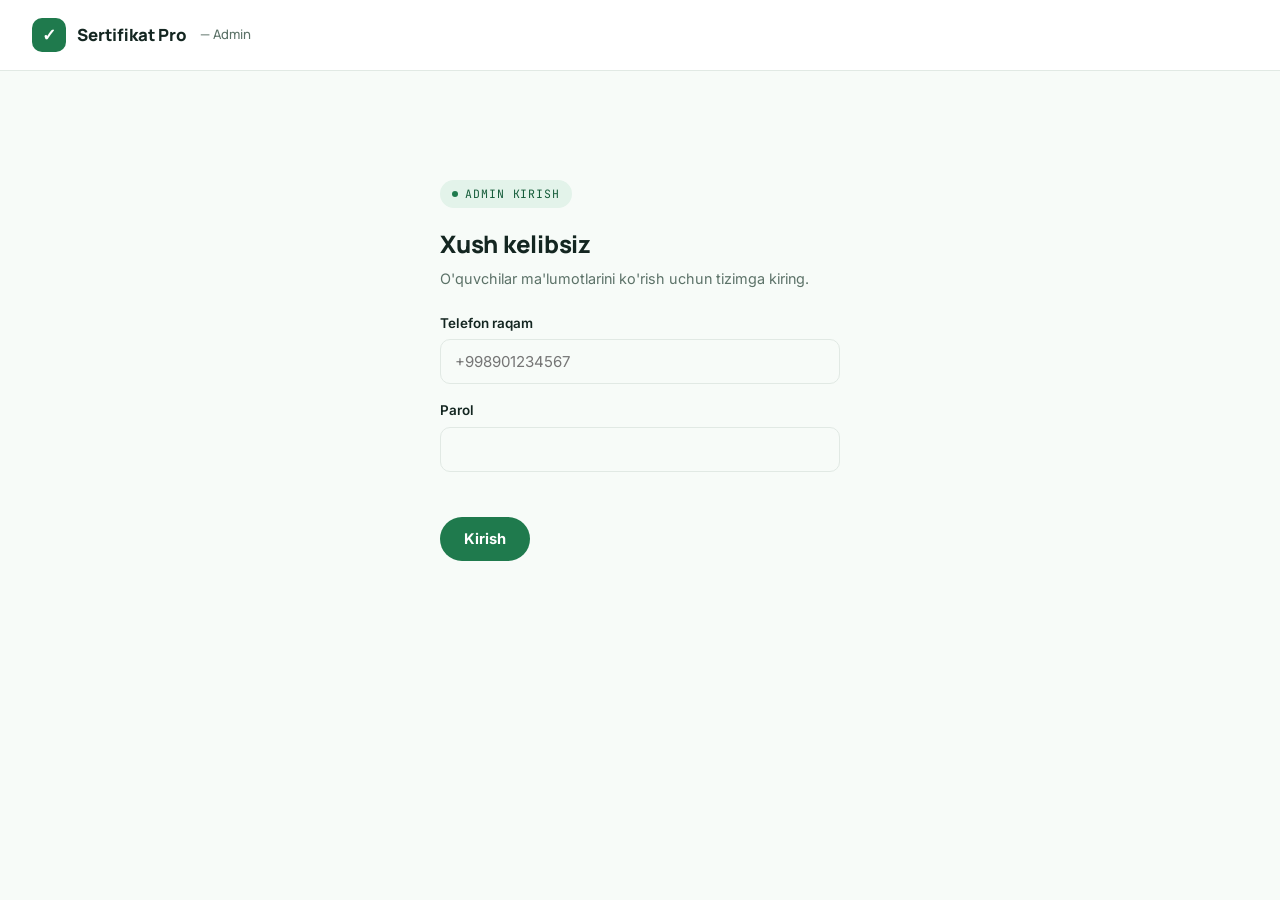
<file: frontend_deploy/zufarbek.html>
<!DOCTYPE html>
<html lang="uz">
<head>
<meta charset="UTF-8">
<meta name="viewport" content="width=device-width, initial-scale=1.0">
<title>Sertifikat Pro — Admin panel</title>
<link rel="preconnect" href="https://fonts.googleapis.com">
<link rel="preconnect" href="https://fonts.gstatic.com" crossorigin>
<link href="https://fonts.googleapis.com/css2?family=Manrope:wght@500;600;700;800&family=Inter:wght@400;500;600&family=JetBrains+Mono:wght@500;600&display=swap" rel="stylesheet">
<style>
  :root{
    --paper:#F7FBF8; --paper-alt:#FFFFFF;
    --ink:#142621; --muted:#5C7268;
    --green:#1F7A4D; --green-deep:#145C39; --green-tint:#E3F3EA; --green-line:#CFE9DB;
    --line:#E1E9E4;
    --coral:#C4453F; --coral-tint:#FBEAE9;
    --amber:#B0770D; --amber-tint:#FBF1DE;
  }
  *{box-sizing:border-box;}
  html,body{margin:0;padding:0;}
  body{background:var(--paper);color:var(--ink);font-family:'Inter',sans-serif;line-height:1.5;-webkit-font-smoothing:antialiased;}
  h1,h2,h3{font-family:'Manrope',sans-serif;letter-spacing:-0.01em;margin:0;}
  .mono{font-family:'JetBrains Mono',monospace;}
  a{color:inherit;}
  button{font-family:'Inter',sans-serif;cursor:pointer;}

  header.topbar{
    display:flex;align-items:center;justify-content:space-between;
    padding:18px 32px;background:var(--paper-alt);border-bottom:1px solid var(--line);
  }
  .brand{display:flex;align-items:center;gap:11px;font-family:'Manrope',sans-serif;font-weight:800;font-size:1.05rem;}
  .brand-mark{
    width:34px;height:34px;border-radius:10px;background:var(--green);
    display:flex;align-items:center;justify-content:center;color:#fff;font-size:1.05rem;flex-shrink:0;
  }
  .brand-sub{color:var(--muted);font-weight:500;font-size:0.82rem;margin-left:2px;}
  #logoutBtn{
    display:none;background:none;border:1px solid var(--line);color:var(--muted);
    font-size:0.82rem;font-weight:600;padding:8px 16px;border-radius:99px;
  }
  #logoutBtn:hover{border-color:var(--coral);color:var(--coral);}

  .wrap{max-width:1080px;margin:0 auto;padding:44px 32px 80px;}

  /* ===== Login ===== */
  #loginCard{display:none;max-width:400px;margin:64px auto 0;}
  .login-eyebrow{
    display:inline-flex;align-items:center;gap:7px;font-family:'JetBrains Mono',monospace;
    font-size:0.72rem;letter-spacing:0.08em;color:var(--green-deep);background:var(--green-tint);
    padding:5px 12px;border-radius:99px;margin-bottom:18px;
  }
  .login-eyebrow::before{content:"";width:6px;height:6px;border-radius:50%;background:var(--green);}
  #loginCard h2{font-size:1.5rem;font-weight:800;margin-bottom:6px;}
  #loginCard p.hint{color:var(--muted);font-size:0.9rem;margin:0 0 24px;}

  label{display:flex;flex-direction:column;gap:6px;font-size:0.84rem;font-weight:600;margin-bottom:16px;}
  input,textarea{
    font-family:'Inter',sans-serif;font-size:0.94rem;padding:12px 14px;border-radius:10px;
    border:1px solid var(--line);background:var(--paper);width:100%;color:var(--ink);
  }
  input:focus,textarea:focus{outline:none;border-color:var(--green);background:var(--paper-alt);}
  textarea{resize:vertical;min-height:76px;}

  .btn-primary{
    background:var(--green);color:#fff;font-weight:700;font-size:0.92rem;
    padding:13px 24px;border-radius:99px;border:none;
  }
  .btn-primary:hover{background:var(--green-deep);}
  .error{color:var(--coral);font-size:0.85rem;min-height:1.1em;margin:2px 0 14px;}

  /* ===== Students section ===== */
  #studentsCard{display:none;}
  .section-head{display:flex;justify-content:space-between;align-items:flex-end;gap:16px;margin-bottom:22px;flex-wrap:wrap;}
  .section-head h2{font-size:1.5rem;font-weight:800;}
  .section-head p{margin:6px 0 0;color:var(--muted);font-size:0.92rem;}
  .btn-outline{
    background:var(--paper-alt);border:1px solid var(--green-line);color:var(--green-deep);
    font-weight:600;font-size:0.85rem;padding:9px 18px;border-radius:99px;
  }
  .btn-outline:hover{background:var(--green-tint);}
  .btn-outline.active{background:var(--green);color:#fff;border-color:var(--green);}

  /* ===== Search + filter row ===== */
  .toolbar{display:flex;gap:10px;flex-wrap:wrap;margin-bottom:20px;}
  .search-box{
    flex:1;min-width:220px;display:flex;align-items:center;gap:8px;
    background:var(--paper-alt);border:1px solid var(--line);border-radius:99px;padding:0 16px;
  }
  .search-box input{border:none;background:transparent;padding:11px 0;width:100%;}
  .search-box input:focus{outline:none;}
  .search-box svg{flex-shrink:0;opacity:0.5;}

  .table-panel{background:var(--paper-alt);border:1px solid var(--line);border-radius:16px;overflow:hidden;}
  table{width:100%;border-collapse:collapse;font-size:0.88rem;}
  thead tr{background:var(--green-tint);}
  th{
    text-align:left;padding:13px 16px;color:var(--green-deep);font-weight:700;
    font-size:0.74rem;letter-spacing:0.03em;text-transform:uppercase;
  }
  td{padding:13px 16px;border-bottom:1px solid var(--line);vertical-align:middle;}
  tr:last-child td{border-bottom:none;}
  .table-wrap{overflow-x:auto;}

  .student-row{cursor:pointer;transition:background .12s ease;}
  .student-row:hover{background:var(--green-tint);}
  .name-cell{display:flex;align-items:center;gap:11px;}
  .avatar-sm{
    width:32px;height:32px;border-radius:50%;background:var(--green);color:#fff;
    display:flex;align-items:center;justify-content:center;font-weight:700;font-size:0.76rem;flex-shrink:0;
  }
  .badge{display:inline-block;padding:3px 11px;border-radius:99px;font-size:0.74rem;font-weight:700;background:var(--green-tint);color:var(--green-deep);}
  .badge.teacher{background:var(--amber-tint);color:var(--amber);}

  .empty-note{color:var(--muted);font-size:0.9rem;padding:36px 16px;text-align:center;}
  .load-more-wrap{text-align:center;margin-top:18px;}
  .load-more-wrap button{display:none;}
  .result-count{color:var(--muted);font-size:0.82rem;margin-bottom:12px;}

  /* ===== Detail modal ===== */
  .modal-backdrop{position:fixed;inset:0;background:rgba(20,38,33,0.45);z-index:100;display:flex;align-items:flex-start;justify-content:center;padding:48px 20px;overflow-y:auto;}
  .modal-backdrop[hidden]{display:none;}
  .modal-card{background:var(--paper-alt);border-radius:20px;padding:34px;width:100%;max-width:760px;position:relative;}
  .modal-close{
    position:absolute;top:20px;right:20px;width:34px;height:34px;border-radius:50%;
    border:1px solid var(--line);background:var(--paper);color:var(--muted);
  }
  .modal-close:hover{border-color:var(--coral);color:var(--coral);}

  .detail-head{display:flex;align-items:center;gap:14px;padding-bottom:22px;border-bottom:1px solid var(--line);}
  .avatar-lg{
    width:52px;height:52px;border-radius:50%;background:var(--green);color:#fff;
    display:flex;align-items:center;justify-content:center;font-weight:700;font-size:1.15rem;flex-shrink:0;
  }
  .detail-name{font-size:1.22rem;font-weight:800;}
  .detail-meta{color:var(--muted);font-size:0.84rem;margin-top:2px;}

  .detail-section{margin-top:26px;}
  .detail-section-head{display:flex;align-items:center;gap:9px;margin-bottom:12px;}
  .detail-section-head .dot{width:8px;height:8px;border-radius:50%;background:var(--green);flex-shrink:0;}
  .detail-section-head h3{font-size:0.92rem;font-weight:700;}
  .detail-section table{font-size:0.85rem;}
  .detail-section th{background:transparent;color:var(--muted);text-transform:none;letter-spacing:0;font-size:0.72rem;padding:6px 10px;}
  .detail-section td{padding:9px 10px;}
  .attend-yes{color:var(--green-deep);font-weight:700;}
  .attend-no{color:var(--coral);font-weight:700;}
  .detail-loadmore{
    background:none;border:none;color:var(--green-deep);font-weight:700;font-size:0.82rem;
    padding:8px 0;display:none;
  }
  .detail-loadmore:hover{text-decoration:underline;}

  .note-item{border-left:2px solid var(--green);padding:8px 0 8px 14px;margin-bottom:12px;font-size:0.9rem;}
  .note-meta{color:var(--muted);font-size:0.76rem;margin-top:5px;}
  .btn-add-note{
    background:var(--green-tint);color:var(--green-deep);font-weight:700;font-size:0.86rem;
    padding:11px 20px;border-radius:99px;border:none;
  }
  .btn-add-note:hover{background:var(--green-line);}

  @media (max-width:640px){
    header.topbar{padding:16px 20px;} .wrap{padding:32px 20px 60px;}
    .section-head{flex-direction:column;align-items:flex-start;}
    table{font-size:0.8rem;} th,td{padding:10px;}
    .modal-card{padding:22px;}
  }
</style>
</head>
<body>

<header class="topbar">
  <div class="brand">
    <span class="brand-mark">✓</span>
    Sertifikat Pro <span class="brand-sub">— Admin</span>
  </div>
  <button id="logoutBtn" type="button">Chiqish</button>
</header>

<div class="wrap">

  <div id="loginCard">
    <span class="login-eyebrow">ADMIN KIRISH</span>
    <h2>Xush kelibsiz</h2>
    <p class="hint">O'quvchilar ma'lumotlarini ko'rish uchun tizimga kiring.</p>
    <label>Telefon raqam <input type="tel" id="loginPhone" placeholder="+998901234567"></label>
    <label>Parol <input type="password" id="loginPassword"></label>
    <p class="error" id="loginError"></p>
    <button class="btn-primary" id="loginBtn">Kirish</button>
  </div>

  <div id="studentsCard">
    <div class="section-head">
      <div>
        <h2>O'quvchilar</h2>
        <p>Bot orqali ro'yxatdan o'tgan barcha foydalanuvchilar</p>
      </div>
      <button class="btn-outline" id="refreshStudentsBtn">Yangilash</button>
    </div>

    <div class="toolbar">
      <div class="search-box">
        <svg width="16" height="16" viewBox="0 0 24 24" fill="none"><circle cx="11" cy="11" r="7" stroke="currentColor" stroke-width="2"/><path d="M21 21l-4.3-4.3" stroke="currentColor" stroke-width="2" stroke-linecap="round"/></svg>
        <input type="text" id="searchInput" placeholder="Ism yoki familiya bo'yicha qidirish...">
      </div>
      <button class="btn-outline" id="missedFilterBtn" type="button">📵 Darsga kelmaganlar</button>
      <button class="btn-outline" id="noHomeworkBtn" type="button">🚨 Eng yomonlar birinchi</button>
    </div>

    <p class="result-count" id="resultCount"></p>
    <p class="error" id="studentsError"></p>
    <div class="table-panel">
      <div class="table-wrap">
        <table id="studentsTable" style="display:none;">
          <thead>
            <tr>
              <th>F.I.Sh</th><th>Telefon</th><th>Kurs</th><th>Viloyat</th><th>Tuman</th><th>Vazifa</th><th>Davomat</th><th>Rol</th><th>Ro'yxatdan o'tganiga</th>
            </tr>
          </thead>
          <tbody id="studentsBody"></tbody>
        </table>
        <p class="empty-note" id="studentsEmpty" style="display:none;">Hech kim topilmadi.</p>
      </div>
    </div>
    <div class="load-more-wrap">
      <button class="btn-outline" id="loadMoreStudentsBtn" type="button">Yana ko'rish</button>
    </div>
  </div>

</div>

<!-- ===== O'quvchi profili (modal) ===== -->
<div class="modal-backdrop" id="detailBackdrop" hidden>
  <div class="modal-card">
    <button class="modal-close" id="detailClose" type="button">✕</button>

    <div class="detail-head">
      <div class="avatar-lg" id="detailAvatar">—</div>
      <div>
        <div class="detail-name" id="detailName">—</div>
        <div class="detail-meta mono" id="detailMeta">—</div>
      </div>
    </div>

    <div class="detail-section">
      <div class="detail-section-head"><span class="dot"></span><h3>Oddiy testlar natijalari</h3></div>
      <div id="detailTests" class="table-wrap"><p class="empty-note">Yuklanmoqda...</p></div>
      <button class="detail-loadmore" id="loadMoreTestsBtn" type="button">Yana ko'rish</button>
    </div>

    <div class="detail-section">
      <div class="detail-section-head"><span class="dot"></span><h3>A+ testlar natijalari</h3></div>
      <div id="detailAplus" class="table-wrap"><p class="empty-note">Yuklanmoqda...</p></div>
      <button class="detail-loadmore" id="loadMoreAplusBtn" type="button">Yana ko'rish</button>
    </div>

    <div class="detail-section">
      <div class="detail-section-head"><span class="dot"></span><h3>Davomat</h3></div>
      <div id="detailAttendance" class="table-wrap"><p class="empty-note">Yuklanmoqda...</p></div>
      <button class="detail-loadmore" id="loadMoreAttendanceBtn" type="button">Yana ko'rish</button>
    </div>

    <div class="detail-section">
      <div class="detail-section-head"><span class="dot"></span><h3>Izohlar</h3></div>
      <div id="notesList"><p class="empty-note">Yuklanmoqda...</p></div>
      <label style="margin-top:14px;">Yangi izoh
        <textarea id="newNote" placeholder="Bu o'quvchi haqida izoh yozing..."></textarea>
      </label>
      <p class="error" id="noteError"></p>
      <button class="btn-add-note" id="addNoteBtn">Izoh qo'shish</button>
    </div>
  </div>
</div>

<script>
(function(){
  var API_BASE = 'https://rasvo.onrender.com';

  var loginCard = document.getElementById('loginCard');
  var studentsCard = document.getElementById('studentsCard');
  var loginError = document.getElementById('loginError');
  var studentsError = document.getElementById('studentsError');
  var studentsTable = document.getElementById('studentsTable');
  var studentsBody = document.getElementById('studentsBody');
  var studentsEmpty = document.getElementById('studentsEmpty');
  var resultCount = document.getElementById('resultCount');
  var logoutBtn = document.getElementById('logoutBtn');
  var searchInput = document.getElementById('searchInput');
  var missedFilterBtn = document.getElementById('missedFilterBtn');
  var noHomeworkBtn = document.getElementById('noHomeworkBtn');
  var loadMoreStudentsBtn = document.getElementById('loadMoreStudentsBtn');

  var detailBackdrop = document.getElementById('detailBackdrop');
  var detailClose = document.getElementById('detailClose');
  var detailAvatar = document.getElementById('detailAvatar');
  var detailName = document.getElementById('detailName');
  var detailMeta = document.getElementById('detailMeta');
  var detailTests = document.getElementById('detailTests');
  var detailAplus = document.getElementById('detailAplus');
  var detailAttendance = document.getElementById('detailAttendance');
  var loadMoreTestsBtn = document.getElementById('loadMoreTestsBtn');
  var loadMoreAplusBtn = document.getElementById('loadMoreAplusBtn');
  var loadMoreAttendanceBtn = document.getElementById('loadMoreAttendanceBtn');
  var notesList = document.getElementById('notesList');
  var newNote = document.getElementById('newNote');
  var noteError = document.getElementById('noteError');
  var currentTelegramId = null;

  // ===== students list state =====
  var STUDENTS_PAGE_SIZE = 10;
  var studentsOffset = 0;
  var studentsTotal = 0;
  var searchTimer = null;
  var missedFilterActive = false;
  var noHomeworkActive = false;

  // ===== detail sub-section state =====
  var DETAIL_PAGE_SIZE = 3;
  var testsOffset = 0, testsTotal = 0;
  var aplusOffset = 0, aplusTotal = 0;
  var attendanceOffset = 0, attendanceTotal = 0;

  function getToken(){ return localStorage.getItem('mp_admin_token'); }
  function saveToken(t){ localStorage.setItem('mp_admin_token', t); }
  function authHeaders(){ return { 'Authorization': 'Bearer ' + getToken() }; }

  function initials(name){
    if(!name) return '?';
    var parts = name.trim().split(/\s+/).slice(0,2);
    return parts.map(function(p){ return p[0]; }).join('').toUpperCase();
  }

  function showLogin(){
    loginCard.style.display = 'block';
    studentsCard.style.display = 'none';
    logoutBtn.style.display = 'none';
  }
  function showPanel(){
    loginCard.style.display = 'none';
    studentsCard.style.display = 'block';
    logoutBtn.style.display = 'inline-block';
    loadStudents(true);
  }

  function buildStudentsUrl(offset){
    var params = new URLSearchParams();
    params.set('limit', STUDENTS_PAGE_SIZE);
    params.set('offset', offset);
    if(searchInput.value.trim()) params.set('search', searchInput.value.trim());
    if(missedFilterActive) params.set('missed_last_session', 'true');
    // Hech qanday test ishlamaganlar ro'yxat boshida (eng ko'p o'tkazib yuborganlar birinchi)
    if(noHomeworkActive){ params.set('sort', 'worst_first'); }
    return API_BASE + '/admin/students?' + params.toString();
  }

  // "bajargan / ro'yxatdan o'tgandan keyin berilgan jami"; hech narsa qilmagan bo'lsa qizil
  function ratioCell(done, total){
    if(done === undefined || done === null) return '';
    if(!total) return '<span class="mono">' + done + ' / 0</span>';
    return done === 0
      ? '<span class="attend-no">' + done + ' / ' + total + '</span>'
      : '<span class="attend-yes">' + done + ' / ' + total + '</span>';
  }

  function daysCell(s){
    if(s.days_registered === undefined || s.days_registered === null) return s.registered_at || '';
    return s.days_registered + ' kun';
  }

  function loadStudents(reset){
    studentsError.textContent = '';
    if(reset){ studentsOffset = 0; }

    fetch(buildStudentsUrl(studentsOffset), { headers: authHeaders() })
    .then(function(res){ return res.json().then(function(body){ return {ok: res.ok, body: body}; }); })
    .then(function(result){
      if(!result.ok){
        if(result.body && result.body.detail && String(result.body.detail).includes('kirish')){
          localStorage.removeItem('mp_admin_token'); showLogin(); return;
        }
        studentsError.textContent = typeof result.body.detail === 'string' ? result.body.detail : "O'quvchilarni yuklab bo'lmadi.";
        studentsTable.style.display = 'none';
        studentsEmpty.style.display = 'none';
        loadMoreStudentsBtn.style.display = 'none';
        return;
      }

      var students = result.body.items || [];
      studentsTotal = result.body.total || 0;

      if(reset) studentsBody.innerHTML = '';

      if(studentsTotal === 0){
        studentsTable.style.display = 'none';
        studentsEmpty.style.display = 'block';
        resultCount.textContent = '';
        loadMoreStudentsBtn.style.display = 'none';
        return;
      }

      studentsEmpty.style.display = 'none';
      studentsTable.style.display = 'table';

      var rowsHtml = students.map(function(s){
        var badgeClass = s.role === 'teacher' ? 'badge teacher' : 'badge';
        return '<tr class="student-row" data-id="' + s.telegram_id + '" data-name="' + (s.full_name || '') + '">' +
          '<td><div class="name-cell"><span class="avatar-sm">' + initials(s.full_name) + '</span>' + (s.full_name || '') + '</div></td>' +
          '<td class="mono">' + (s.phone || '') + '</td>' +
          '<td>' + (s.course || '') + '</td>' +
          '<td>' + (s.region || '') + '</td>' +
          '<td>' + (s.district || '') + '</td>' +
          '<td>' + ratioCell(s.tests_done, s.tests_total) + '</td>' +
          '<td>' + ratioCell(s.attendance_attended, s.attendance_total) + '</td>' +
          '<td><span class="' + badgeClass + '">' + (s.role || '') + '</span></td>' +
          '<td class="mono" title="' + (s.registered_at || '') + '">' + daysCell(s) + '</td>' +
        '</tr>';
      }).join('');
      studentsBody.insertAdjacentHTML('beforeend', rowsHtml);

      studentsOffset += students.length;
      resultCount.textContent = studentsOffset + ' / ' + studentsTotal + ' ko\'rsatildi';
      loadMoreStudentsBtn.style.display = (studentsOffset < studentsTotal) ? 'inline-block' : 'none';

      studentsBody.querySelectorAll('.student-row').forEach(function(row){
        row.onclick = function(){ openDetail(row.dataset.id, row.dataset.name); };
      });
    })
    .catch(function(){ studentsError.textContent = "Serverga ulanib bo'lmadi."; });
  }

  searchInput.addEventListener('input', function(){
    clearTimeout(searchTimer);
    searchTimer = setTimeout(function(){ loadStudents(true); }, 400);
  });

  missedFilterBtn.addEventListener('click', function(){
    missedFilterActive = !missedFilterActive;
    missedFilterBtn.classList.toggle('active', missedFilterActive);
    loadStudents(true);
  });

  noHomeworkBtn.addEventListener('click', function(){
    noHomeworkActive = !noHomeworkActive;
    noHomeworkBtn.classList.toggle('active', noHomeworkActive);
    loadStudents(true);
  });

  loadMoreStudentsBtn.addEventListener('click', function(){ loadStudents(false); });
  document.getElementById('refreshStudentsBtn').addEventListener('click', function(){ loadStudents(true); });

  function fmtDate(s){ return s || '—'; }

  function renderDetailTable(container, rows, columns, append){
    if(!rows.length && !append){ container.innerHTML = '<p class="empty-note">Ma\'lumot yo\'q.</p>'; return; }
    if(!rows.length) return;

    var tbody = rows.map(function(r){
      return '<tr>' + columns.map(function(c){ return '<td>' + c.render(r) + '</td>'; }).join('') + '</tr>';
    }).join('');

    if(append){
      var existingTbody = container.querySelector('tbody');
      if(existingTbody){ existingTbody.insertAdjacentHTML('beforeend', tbody); return; }
    }
    var thead = '<tr>' + columns.map(function(c){ return '<th>' + c.label + '</th>'; }).join('') + '</tr>';
    container.innerHTML = '<table><thead>' + thead + '</thead><tbody>' + tbody + '</tbody></table>';
  }

  function loadDetailSection(kind, telegramId, reset){
    var endpoint, container, btn, offsetGetSet, columns;

    if(kind === 'tests'){
      endpoint = '/tests'; container = detailTests; btn = loadMoreTestsBtn;
      if(reset) testsOffset = 0;
      columns = [
        {label:'Test', render:function(r){ return r.test_name || '—'; }},
        {label:'Ball', render:function(r){ return r.score + ' / ' + r.total_questions; }},
        {label:'Sana', render:function(r){ return fmtDate(r.submitted_at); }}
      ];
    } else if(kind === 'aplus'){
      endpoint = '/aplus'; container = detailAplus; btn = loadMoreAplusBtn;
      if(reset) aplusOffset = 0;
      columns = [
        {label:'Test', render:function(r){ return r.test_name || '—'; }},
        {label:'Ball', render:function(r){ return r.score + ' / ' + r.question_count; }},
        {label:'Sana', render:function(r){ return fmtDate(r.submitted_at); }}
      ];
    } else {
      endpoint = '/attendance'; container = detailAttendance; btn = loadMoreAttendanceBtn;
      if(reset) attendanceOffset = 0;
      columns = [
        {label:'Sessiya sanasi', render:function(r){ return fmtDate(r.created_at); }},
        {label:'Kod', render:function(r){ return r.code || '—'; }},
        {label:'Holat', render:function(r){ return r.attended ? '<span class="attend-yes">Qatnashdi</span>' : '<span class="attend-no">Qatnashmadi</span>'; }}
      ];
    }

    var offset = kind === 'tests' ? testsOffset : (kind === 'aplus' ? aplusOffset : attendanceOffset);

    if(reset){ container.innerHTML = '<p class="empty-note">Yuklanmoqda...</p>'; btn.style.display = 'none'; }

    fetch(API_BASE + '/admin/students/' + telegramId + endpoint + '?limit=' + DETAIL_PAGE_SIZE + '&offset=' + offset, { headers: authHeaders() })
    .then(function(res){ return res.json(); })
    .then(function(data){
      var items = data.items || [];
      var total = data.total || 0;
      renderDetailTable(container, items, columns, !reset);

      var newOffset = offset + items.length;
      if(kind === 'tests'){ testsOffset = newOffset; testsTotal = total; }
      else if(kind === 'aplus'){ aplusOffset = newOffset; aplusTotal = total; }
      else { attendanceOffset = newOffset; attendanceTotal = total; }

      btn.style.display = (newOffset < total) ? 'inline-block' : 'none';
    })
    .catch(function(){
      container.innerHTML = '<p class="empty-note">Yuklab bo\'lmadi.</p>';
    });
  }

  loadMoreTestsBtn.addEventListener('click', function(){ loadDetailSection('tests', currentTelegramId, false); });
  loadMoreAplusBtn.addEventListener('click', function(){ loadDetailSection('aplus', currentTelegramId, false); });
  loadMoreAttendanceBtn.addEventListener('click', function(){ loadDetailSection('attendance', currentTelegramId, false); });

  function openDetail(telegramId, fullName){
    currentTelegramId = telegramId;
    detailAvatar.textContent = initials(fullName);
    detailName.textContent = fullName || ('ID: ' + telegramId);
    detailMeta.textContent = 'Telegram ID: ' + telegramId;
    newNote.value = '';
    noteError.textContent = '';
    detailBackdrop.hidden = false;

    loadDetailSection('tests', telegramId, true);
    loadDetailSection('aplus', telegramId, true);
    loadDetailSection('attendance', telegramId, true);
    loadNotes(telegramId);
  }

  function loadNotes(telegramId){
    notesList.innerHTML = '<p class="empty-note">Yuklanmoqda...</p>';
    fetch(API_BASE + '/admin/students/' + telegramId + '/notes', { headers: authHeaders() })
    .then(function(res){ return res.json(); })
    .then(function(notes){
      if(!notes.length){ notesList.innerHTML = '<p class="empty-note">Hozircha izoh yo\'q.</p>'; return; }
      notesList.innerHTML = notes.map(function(n){
        return '<div class="note-item">' + n.note +
          '<div class="note-meta">' + n.author_name + ' · ' + n.created_at + '</div></div>';
      }).join('');
    })
    .catch(function(){ notesList.innerHTML = '<p class="empty-note">Yuklab bo\'lmadi.</p>'; });
  }

  document.getElementById('addNoteBtn').addEventListener('click', function(){
    noteError.textContent = '';
    var text = newNote.value.trim();
    if(!text){ noteError.textContent = "Izoh bo'sh bo'lmasin."; return; }

    fetch(API_BASE + '/admin/students/' + currentTelegramId + '/notes', {
      method: 'POST',
      headers: Object.assign({ 'Content-Type': 'application/json' }, authHeaders()),
      body: JSON.stringify({ note: text })
    })
    .then(function(res){ return res.json().then(function(body){ return {ok:res.ok, body:body}; }); })
    .then(function(result){
      if(!result.ok){
        noteError.textContent = typeof result.body.detail === 'string' ? result.body.detail : 'Xatolik yuz berdi.';
        return;
      }
      newNote.value = '';
      loadNotes(currentTelegramId);
    })
    .catch(function(){ noteError.textContent = "Serverga ulanib bo'lmadi."; });
  });

  detailClose.addEventListener('click', function(){ detailBackdrop.hidden = true; });
  detailBackdrop.addEventListener('click', function(e){ if(e.target === detailBackdrop) detailBackdrop.hidden = true; });

  logoutBtn.addEventListener('click', function(){
    localStorage.removeItem('mp_admin_token');
    showLogin();
  });

  document.getElementById('loginBtn').addEventListener('click', function(){
    loginError.textContent = '';
    var phone = document.getElementById('loginPhone').value.trim();
    var password = document.getElementById('loginPassword').value;

    fetch(API_BASE + '/auth/login', {
      method: 'POST',
      headers: { 'Content-Type': 'application/json' },
      body: JSON.stringify({ phone: phone, password: password })
    })
    .then(function(res){ return res.json().then(function(body){ return {ok:res.ok, body:body}; }); })
    .then(function(result){
      if(!result.ok){ loginError.textContent = result.body.detail || 'Xatolik'; return; }
      saveToken(result.body.access_token);
      fetch(API_BASE + '/admin/students?limit=1', { headers: authHeaders() })
        .then(function(res2){
          if(res2.ok){ showPanel(); }
          else { loginError.textContent = 'Bu hisob admin emas.'; localStorage.removeItem('mp_admin_token'); }
        });
    })
    .catch(function(){ loginError.textContent = "Serverga ulanib bo'lmadi."; });
  });

  if(getToken()){ showPanel(); } else { showLogin(); }
})();
</script>
</body>
</html>
</file>
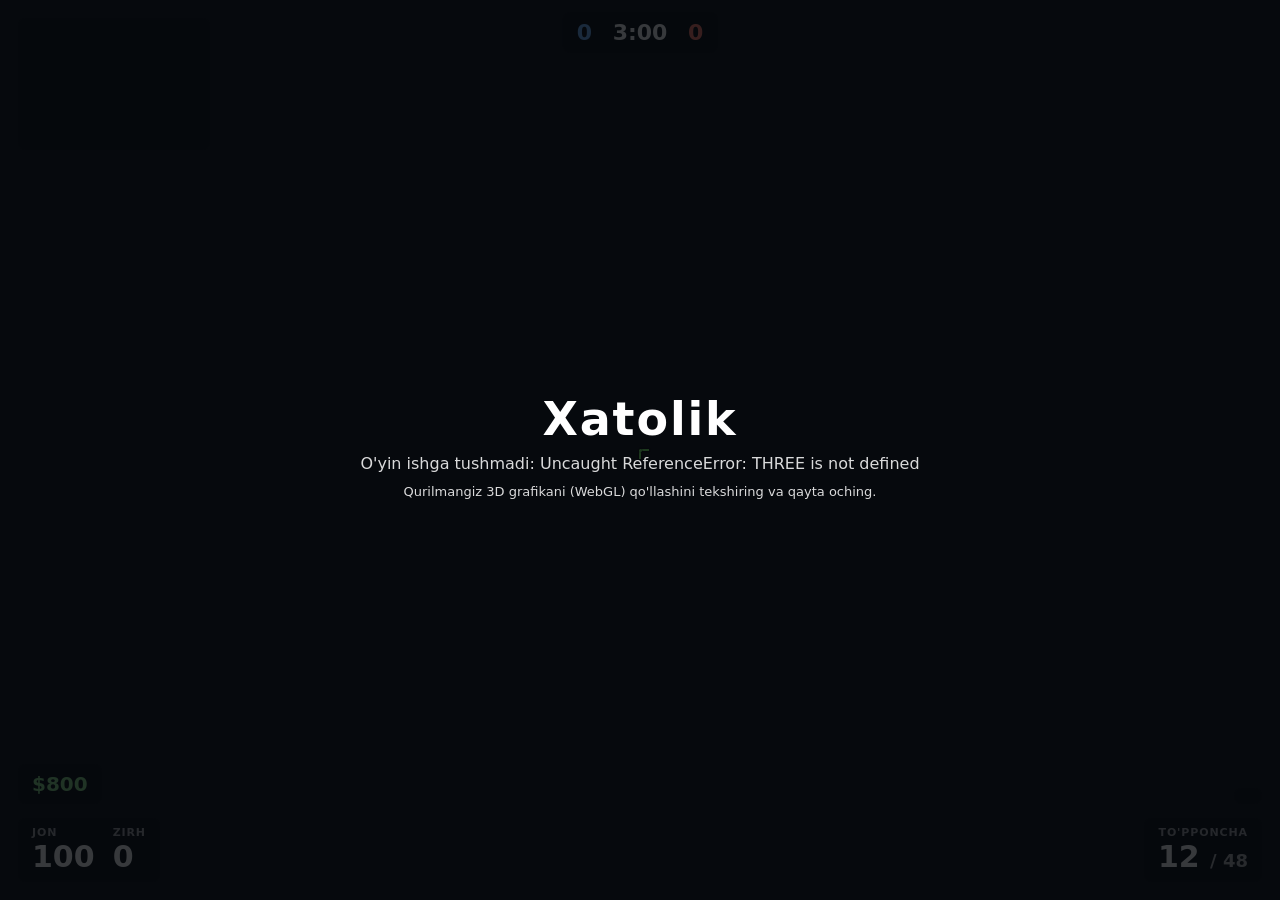
<file: oyinlar/poligon/manba/oyin.html>
<!doctype html>
<html lang="uz">
<head>
<meta charset="utf-8">
<meta name="viewport" content="width=device-width, initial-scale=1, maximum-scale=1, user-scalable=no, viewport-fit=cover">
<title>Poligon 3D</title>
<style>
  * { box-sizing: border-box; -webkit-tap-highlight-color: transparent; }
  html, body { margin: 0; height: 100%; overflow: hidden; background: #0b0f14; color: #fff; touch-action: none;
    font-family: system-ui, -apple-system, "Segoe UI", Roboto, sans-serif; user-select: none; -webkit-user-select: none; }
  canvas#view { position: fixed; inset: 0; width: 100%; height: 100%; display: block; }
  #hud { position: fixed; inset: 0; pointer-events: none; }
  .panel { position: absolute; background: rgba(8, 12, 18, .62); border-radius: 8px; padding: 8px 14px; }
  #vitals { left: 18px; bottom: 18px; display: flex; gap: 18px; font-size: 30px; font-weight: 700; }
  #vitals small, #ammo small { display: block; font-size: 11px; font-weight: 600; opacity: .65; letter-spacing: .08em; }
  #ammo { right: 18px; bottom: 18px; text-align: right; font-size: 30px; font-weight: 700; }
  #ammo .res { font-size: 18px; opacity: .7; }
  #money { left: 18px; bottom: 96px; font-size: 20px; font-weight: 700; color: #8be28b; }
  #nade { right: 18px; bottom: 96px; font-size: 14px; font-weight: 600; }
  #nade b { color: #ffd76b; }
  #top { left: 50%; top: 12px; transform: translateX(-50%); display: flex; gap: 16px; align-items: center; font-size: 22px; font-weight: 700; }
  .blue { color: #6db3ff; } .red { color: #ff7a6b; }
  #timer { min-width: 64px; text-align: center; font-variant-numeric: tabular-nums; }
  #alive { font-size: 12px; opacity: .75; font-weight: 600; text-align: center; }
  #radar { position: absolute; left: 18px; top: 18px; border-radius: 8px; background: rgba(8, 12, 18, .62); width: 192px; height: 132px; }
  #fps { position: absolute; left: 18px; top: 156px; font-size: 12px; font-weight: 700; opacity: .8; display: none; }
  #feed { position: absolute; right: 18px; top: 18px; text-align: right; font-size: 14px; font-weight: 600; }
  #feed div { background: rgba(8, 12, 18, .62); border-radius: 6px; padding: 4px 10px; margin-bottom: 4px; clear: both; float: right; }
  #toasts { position: absolute; left: 50%; top: 74px; transform: translateX(-50%); text-align: center; }
  #toasts div { background: rgba(255, 200, 60, .92); color: #1a1300; border-radius: 8px; padding: 6px 16px; margin-bottom: 6px;
    font-size: 15px; font-weight: 800; animation: toast 3.6s forwards; }
  @keyframes toast { 0% { opacity: 0; transform: translateY(-8px); } 8%, 85% { opacity: 1; transform: none; } 100% { opacity: 0; } }
  #cross { position: absolute; left: 50%; top: 50%; width: 0; height: 0; }
  #cross i { position: absolute; background: #7CFF6B; box-shadow: 0 0 2px #000; }
  #cross .l, #cross .r { width: 9px; height: 2px; top: -1px; }
  #cross .u, #cross .d { width: 2px; height: 9px; left: -1px; }
  #cross .dot { width: 3px; height: 3px; left: -1.5px; top: -1.5px; border-radius: 50%; }
  #hit { position: absolute; left: 50%; top: 50%; width: 26px; height: 26px; margin: -13px; opacity: 0;
    background: linear-gradient(45deg, transparent 46%, #fff 46%, #fff 54%, transparent 54%), linear-gradient(-45deg, transparent 46%, #fff 46%, #fff 54%, transparent 54%);
    -webkit-mask: radial-gradient(circle, transparent 5px, #000 6px); mask: radial-gradient(circle, transparent 5px, #000 6px); }
  #dmg { position: absolute; left: 50%; top: calc(50% + 34px); transform: translateX(-50%); font-size: 18px; font-weight: 800; text-shadow: 0 1px 4px #000; opacity: 0; white-space: nowrap; }
  #hurt { position: absolute; inset: 0; opacity: 0; background: radial-gradient(ellipse at center, transparent 45%, rgba(255, 0, 0, .55)); }
  #blind { position: absolute; inset: 0; opacity: 0; background: #fff; }
  #dmgdir { position: absolute; left: 50%; top: 50%; width: 0; height: 0; opacity: 0; }
  #dmgdir::after { content: ""; position: absolute; left: -40px; top: -150px; width: 80px; height: 14px; border-radius: 50%; border-top: 5px solid #ff3b2f; }
  #scope { position: absolute; inset: 0; display: none; background: radial-gradient(circle at center, transparent 0, transparent 34vh, #000 34.4vh); }
  #scope::before, #scope::after { content: ""; position: absolute; background: #000; }
  #scope::before { left: 50%; top: 0; bottom: 0; width: 1px; }
  #scope::after { top: 50%; left: 0; right: 0; height: 1px; }
  #msg { position: absolute; left: 50%; top: 22%; transform: translateX(-50%); text-align: center; font-size: 32px; font-weight: 800; text-shadow: 0 2px 8px #000; white-space: nowrap; }
  #msg small { display: block; font-size: 16px; font-weight: 600; opacity: .85; margin-top: 6px; }
  #buy { z-index: 15; pointer-events: none; left: 50%; bottom: 110px; transform: translateX(-50%); font-size: 14px; display: none; min-width: 520px; }
  #buy h3 { margin: 2px 0 8px; font-size: 13px; letter-spacing: .08em; opacity: .75; }
  #buy .rows { display: grid; grid-template-columns: 1fr 1fr; gap: 0 26px; }
  #buy .row { display: flex; justify-content: space-between; gap: 20px; padding: 3px 0; }
  #buy .row.off { opacity: .4; }
  kbd { background: #fff; color: #000; border-radius: 4px; padding: 0 6px; font: 700 13px system-ui; }
  #overlay { position: fixed; inset: 0; display: flex; z-index: 20; background: rgba(5, 8, 12, .8); text-align: center; padding: 14px; overflow: auto; touch-action: pan-y; }
  #overlay .box { max-width: 680px; width: 100%; margin: auto; }
  #overlay h1 { font-size: 46px; margin: 0 0 4px; letter-spacing: .04em; }
  #overlay h2 { font-size: 26px; margin: 0 0 10px; }
  #overlay p { opacity: .85; line-height: 1.5; margin: 6px 0; }
  .form { display: grid; grid-template-columns: auto 1fr auto; gap: 9px 12px; align-items: center; max-width: 480px; margin: 12px auto;
    font-size: 14px; text-align: left; background: rgba(255, 255, 255, .07); border-radius: 10px; padding: 14px 16px; }
  .form input[type=range] { width: 100%; }
  .form select { grid-column: span 2; font: 600 14px system-ui; padding: 6px 8px; border-radius: 6px; border: 0; background: #2a3340; color: #fff; }
  .form input[type=checkbox] { justify-self: start; width: 18px; height: 18px; }
  .btns { display: flex; gap: 10px; justify-content: center; margin-top: 12px; flex-wrap: wrap; }
  button { font: 700 16px system-ui; padding: 11px 20px; border-radius: 8px; border: 0; cursor: pointer; background: #2a3340; color: #fff; }
  button:hover { background: #3a4656; }
  button.main { background: #3b82f6; font-size: 19px; padding: 13px 40px; }
  button.main:hover { background: #5a9bff; }
  button.sm { font-size: 13px; padding: 6px 12px; }
  .note { font-size: 13px; opacity: .6; }
  .lvl { max-width: 480px; margin: 8px auto; font-size: 14px; font-weight: 700; text-align: left; }
  .bar { height: 8px; border-radius: 4px; background: rgba(255, 255, 255, .15); overflow: hidden; margin-top: 4px; }
  .bar i { display: block; height: 100%; background: #ffc83c; }
  .grid2 { display: grid; grid-template-columns: 1fr 1fr; gap: 6px 22px; text-align: left; max-width: 480px; margin: 10px auto; font-size: 14px; }
  .ach { opacity: .4; } .ach.got { opacity: 1; }
  .sw { display: flex; gap: 10px; justify-content: center; flex-wrap: wrap; margin: 8px 0 14px; }
  .sw button { width: 92px; padding: 8px 4px; font-size: 12px; border: 2px solid transparent; }
  .sw button i { display: block; height: 26px; border-radius: 5px; margin-bottom: 5px; }
  .sw button.sel { border-color: #ffc83c; }
  .sw button:disabled { opacity: .4; cursor: default; }

  #touch { position: fixed; inset: 0; display: none; z-index: 10; }
  body.touch #touch { display: block; }
  body.touch .pc { display: none !important; }
  body:not(.touch) .mob { display: none !important; }
  .tb { position: absolute; width: 58px; height: 58px; border-radius: 50%; background: rgba(255, 255, 255, .16); border: 2px solid rgba(255, 255, 255, .4);
    display: flex; align-items: center; justify-content: center; font-size: 11px; font-weight: 800; letter-spacing: .03em; text-align: center; line-height: 1.1; }
  #tFire { right: 26px; bottom: 74px; width: 84px; height: 84px; background: rgba(255, 90, 70, .32); font-size: 13px; }
  #tAds { right: 124px; bottom: 44px; }
  #tJump { right: 24px; bottom: 172px; }
  #tReload { right: 102px; bottom: 150px; }
  #tCrouch { right: 196px; bottom: 16px; }
  #tSwap { right: 124px; top: 78px; }
  #tNade { right: 54px; top: 78px; }
  #tNadeType { right: 194px; top: 78px; }
  #tBuy { right: 264px; top: 78px; }
  #tPause { right: 12px; top: 10px; width: 40px; height: 40px; }
  #stick { position: absolute; width: 120px; height: 120px; margin: -60px; border-radius: 50%; display: none; background: rgba(255, 255, 255, .1); border: 2px solid rgba(255, 255, 255, .35); }
  #stick i { position: absolute; left: 50%; top: 50%; width: 50px; height: 50px; margin: -25px; border-radius: 50%; background: rgba(255, 255, 255, .5); }
  #editbar { position: fixed; left: 50%; top: 8px; transform: translateX(-50%); z-index: 25; display: none; gap: 10px; align-items: center;
    background: rgba(8, 12, 18, .9); border-radius: 10px; padding: 8px 12px; font-size: 13px; font-weight: 600; white-space: nowrap; }
  body.editing .tb { border-color: #ffc83c; border-style: dashed; }
  body.touch #vitals { left: 50%; bottom: 8px; transform: translateX(-104%); font-size: 20px; padding: 4px 10px; }
  body.touch #ammo { left: 50%; right: auto; bottom: 8px; transform: translateX(4%); font-size: 20px; padding: 4px 10px; }
  body.touch #money { left: 12px; top: 124px; bottom: auto; font-size: 15px; padding: 4px 10px; }
  body.touch #nade { display: none; }
  body.touch #radar { left: 12px; top: 10px; width: 150px; height: 103px; }
  body.touch #fps { left: 12px; top: 160px; }
  body.touch #feed { right: 60px; top: 10px; font-size: 12px; }
  body.touch #top { top: 6px; font-size: 17px; padding: 4px 10px; }
  body.touch #toasts { top: 56px; }
  body.touch #msg { font-size: 22px; top: 18%; }
  body.touch #msg small { font-size: 13px; }
  body.touch #buy { bottom: 60px; pointer-events: auto; min-width: 500px; }
  body.touch #buy .row { padding: 7px 4px; }
  body.touch #overlay h1 { font-size: 26px; margin: 0; }
  body.touch #overlay { padding: 8px; }
  body.touch .form { grid-template-columns: auto 1fr auto auto 1fr auto; max-width: 640px; margin: 6px auto; padding: 10px 12px; gap: 7px 10px; }
  body.touch .lvl { max-width: 640px; margin: 4px auto; }
  body.touch .btns { margin-top: 8px; }
  body.touch button { padding: 9px 16px; font-size: 14px; }
  body.touch button.main { padding: 10px 44px; font-size: 17px; }
  body.touch #buy { background: rgba(8, 12, 18, .93); }
  #rotate { position: fixed; inset: 0; z-index: 30; background: #0b0f14; display: none; align-items: center; justify-content: center; font-size: 20px; font-weight: 700; text-align: center; padding: 30px; }
  @media (orientation: portrait) and (pointer: coarse) { #rotate { display: flex; } }
</style>
</head>
<body>
<canvas id="view"></canvas>

<div id="hud">
  <canvas id="radar" width="256" height="176"></canvas>
  <div id="fps"></div>
  <div id="top" class="panel">
    <span class="blue" id="sb">0</span>
    <span><div id="timer">3:00</div><div id="alive"></div></span>
    <span class="red" id="sr">0</span>
  </div>
  <div id="feed"></div>
  <div id="toasts"></div>
  <div id="scope"></div>
  <div id="hurt"></div>
  <div id="blind"></div>
  <div id="dmgdir"></div>
  <div id="cross"><i class="l"></i><i class="r"></i><i class="u"></i><i class="d"></i><i class="dot"></i></div>
  <div id="hit"></div>
  <div id="dmg"></div>
  <div id="msg"></div>
  <div id="money" class="panel">$800</div>
  <div id="nade" class="panel"></div>
  <div id="vitals" class="panel">
    <div><small>JON</small><span id="hp">100</span></div>
    <div><small>ZIRH</small><span id="ar">0</span></div>
  </div>
  <div id="ammo" class="panel"><small id="wname">TO'PPONCHA</small><span id="mag">12</span> <span class="res">/ <span id="res">48</span></span></div>
</div>
<div id="buy" class="panel"></div>

<div id="touch">
  <div id="stick"><i></i></div>
  <div class="tb" id="tFire" data-act="fire" data-size="84">OTISH</div>
  <div class="tb" id="tAds" data-act="ads" data-size="58">NISHON</div>
  <div class="tb" id="tJump" data-act="jump" data-size="58">SAKRA</div>
  <div class="tb" id="tReload" data-act="reload" data-size="58">O'QLA</div>
  <div class="tb" id="tCrouch" data-act="crouch" data-size="58">CHO'K</div>
  <div class="tb" id="tSwap" data-act="swap" data-size="58">QUROL</div>
  <div class="tb" id="tNade" data-act="nade" data-size="58">GRAN</div>
  <div class="tb" id="tNadeType" data-act="nadeType" data-size="58">TUR</div>
  <div class="tb" id="tBuy" data-act="buy" data-size="58">XARID</div>
  <div class="tb" id="tPause" data-act="pause" data-size="40">II</div>
</div>
<div id="editbar">
  <span>Tugmalarni suring</span>
  <span>O'lcham</span><input type="range" id="edScale" min="0.7" max="1.5" step="0.05">
  <button class="sm" id="edReset">Asl holat</button><button class="sm" id="edDone" style="background:#3b82f6">Tayyor</button>
</div>

<div id="overlay"><div class="box" id="obox"></div></div>
<div id="rotate">Telefonni yon tomonga buring</div>

<!--THREE-->
<script>
window.addEventListener('error', e => {
  const b = document.getElementById('obox');
  if (b && !b.dataset.ok) { document.getElementById('overlay').style.display = 'flex';
    b.innerHTML = "<h1>Xatolik</h1><p>O'yin ishga tushmadi: " + (e.message || "noma'lum xato") + "</p><p class='note'>Qurilmangiz 3D grafikani (WebGL) qo'llashini tekshiring va qayta oching.</p>"; }
});
(() => {
'use strict';
const T = THREE, V3 = T.Vector3;
const $ = id => document.getElementById(id);
const DEBUG = /[?&]debug/.test(location.search);
const rand = (a = 1, b) => b === undefined ? Math.random() * a : a + Math.random() * (b - a);
const clamp = (v, a, b) => Math.max(a, Math.min(b, v));
const lerp = (a, b, t) => a + (b - a) * t;
const pick = arr => arr[Math.floor(Math.random() * arr.length)];
const angDiff = (a, b) => { let d = (b - a) % (Math.PI * 2); if (d > Math.PI) d -= Math.PI * 2; if (d < -Math.PI) d += Math.PI * 2; return d; };
const COARSE = !!(window.matchMedia && matchMedia('(pointer: coarse)').matches);
// Xaritalar har safar bir xil chiqishi uchun o'z tasodifiy sonlar generatori
let seed = 1;
const srand = () => { seed = (seed * 1664525 + 1013904223) >>> 0; return seed / 4294967296; };

// ---------------------------------------------------------------- Sozlamalar va profil
const settings = {
  sens: 1, vol: .7, invert: false, quality: 'auto', showFps: false,
  keys: { fwd: 'KeyW', back: 'KeyS', left: 'KeyA', right: 'KeyD', jump: 'Space', crouch: 'KeyC', sprint: 'ShiftLeft', reload: 'KeyR',
    swap: 'KeyQ', nade: 'KeyG', nadeType: 'KeyX', buy: 'KeyB', full: 'KeyF' },
  touch: { scale: 1, autoFire: true, assist: true, pos: {} },
  match: { mode: 'rounds', map: 0, diff: 1, mates: 4, foes: 5, rounds: 6, kills: 30 },
};
const profile = { xp: 0, kills: 0, deaths: 0, heads: 0, matches: 0, wins: 0, best: 0, ach: {}, wskin: 'std', outfit: 'blue' };
function loadStore(key, into) {
  try {
    const d = JSON.parse(localStorage.getItem(key) || '{}');
    for (const k in d) { if (into[k] && typeof into[k] === 'object' && !Array.isArray(into[k])) Object.assign(into[k], d[k]); else into[k] = d[k]; }
  } catch (e) {}
}
loadStore('poligon-sozlamalar', settings); loadStore('poligon-profil', profile);
const saveSettings = () => { try { localStorage.setItem('poligon-sozlamalar', JSON.stringify(settings)); } catch (e) {} };
const saveProfile = () => { try { localStorage.setItem('poligon-profil', JSON.stringify(profile)); } catch (e) {} };
const levelOf = xp => Math.floor((Math.sqrt(1 + 8 * xp / 500) - 1) / 2) + 1;
const xpFor = lvl => 500 * lvl * (lvl - 1) / 2;
const WSKINS = [
  { id: 'std', name: 'Standart', lvl: 1, body: 0x24272c, acc: 0x80552f },
  { id: 'sand', name: 'Qum', lvl: 2, body: 0xb59a6a, acc: 0x5d4a2c },
  { id: 'forest', name: "O'rmon", lvl: 3, body: 0x3f5a3a, acc: 0x23281c },
  { id: 'ice', name: 'Muz', lvl: 5, body: 0x3a6ea8, acc: 0xd5e3f0 },
  { id: 'fire', name: 'Olov', lvl: 7, body: 0x9c2f24, acc: 0x1b1b1b },
  { id: 'gold', name: 'Oltin', lvl: 10, body: 0xc9a227, acc: 0x2a2110 },
];
const OUTFITS = [
  { id: 'blue', name: "Ko'k", lvl: 1, uni: 0x2f5fae, vest: 0x1b2f55, pants: 0x2b3038, helm: 0x1b2f55 },
  { id: 'green', name: 'Yashil', lvl: 3, uni: 0x3d6b3a, vest: 0x24361f, pants: 0x3a3a2c, helm: 0x24361f },
  { id: 'black', name: 'Qora', lvl: 5, uni: 0x2a2d33, vest: 0x15171a, pants: 0x1f2126, helm: 0x15171a },
  { id: 'violet', name: 'Binafsha', lvl: 8, uni: 0x6a3fa8, vest: 0x35205a, pants: 0x2b2a38, helm: 0x35205a },
];
const RED_OUTFIT = { uni: 0xa8862f, vest: 0x8a2a1f, pants: 0x4a3f2c, helm: 0x7a2319 };
const ACH = [
  { id: 'first', name: 'Birinchi qon', desc: "Birinchi raqibni yo'q qiling", ok: p => p.kills >= 1 },
  { id: 'k50', name: 'Jangchi', desc: '50 ta raqib', ok: p => p.kills >= 50 },
  { id: 'k250', name: 'Veteran', desc: '250 ta raqib', ok: p => p.kills >= 250 },
  { id: 'h25', name: 'Mergan', desc: '25 ta boshga otish', ok: p => p.heads >= 25 },
  { id: 's5', name: "To'xtovsiz", desc: "O'lmasdan 5 ta raqib", ok: p => p.best >= 5 },
  { id: 'w1', name: "G'olib", desc: "Birinchi g'alaba", ok: p => p.wins >= 1 },
  { id: 'hard', name: 'Temir iroda', desc: "Qiyin darajada g'alaba", ok: (p, c) => c && c.hardWin },
  { id: 'nade', name: 'Portlovchi', desc: "Granata bilan yo'q qiling", ok: (p, c) => c && c.nadeKill },
];
function toast(html) { const d = document.createElement('div'); d.innerHTML = html; $('toasts').appendChild(d); setTimeout(() => d.remove(), 3700); }
function addXp(n, ctx) {
  const before = levelOf(profile.xp); profile.xp += n;
  for (const a of ACH) if (!profile.ach[a.id] && a.ok(profile, ctx)) { profile.ach[a.id] = 1; profile.xp += 300; toast('Yutuq: ' + a.name + ' +300'); }
  const after = levelOf(profile.xp);
  if (after > before) {
    const un = [...WSKINS, ...OUTFITS].filter(s => s.lvl > before && s.lvl <= after).map(s => s.name);
    toast(after + '-daraja!' + (un.length ? ' Ochildi: ' + un.join(', ') : '')); beep(660, .12); setTimeout(() => beep(990, .2), 130);
  }
  saveProfile();
}

// ---------------------------------------------------------------- Dunyo to'ri
// Xarita 2 metrli kataklardan iborat. Har bir katakning balandligi bor: 0 = bo'sh joy.
const GW = 64, GH = 44, CS = 2, MW = GW * CS, MH = GH * CS, OOB = 99;
let hgt = new Float32Array(GW * GH), typ = new Uint8Array(GW * GH);
let freeCells = [], spawnCells = { blue: [], red: [] }, mapObjs = [];
const KIND = { wall: [1, 6], bld: [1, 7], crate: [2, 1.2], crate2: [2, 2.4], cont: [3, 2.6], sand: [4, 1.0], barrel: [5, 1.1], car: [6, 1.4], planter: [7, .9], pillar: [8, 3] };
const cellH = (c, r) => (r < 0 || c < 0 || r >= GH || c >= GW) ? OOB : hgt[r * GW + c];
const cellCenter = (c, r) => new V3((c + .5) * CS, 0, (r + .5) * CS);

function blocked(x, z, rad, feet) {
  const c0 = Math.floor((x - rad) / CS), c1 = Math.floor((x + rad) / CS), r0 = Math.floor((z - rad) / CS), r1 = Math.floor((z + rad) / CS);
  for (let r = r0; r <= r1; r++) for (let c = c0; c <= c1; c++) if (cellH(c, r) > feet + .35) return true;
  return false;
}
function slide(pos, dx, dz, rad) {
  let hit = 0;
  if (!blocked(pos.x + dx, pos.z, rad, pos.y)) pos.x += dx; else hit |= 1;
  if (!blocked(pos.x, pos.z + dz, rad, pos.y)) pos.z += dz; else hit |= 2;
  return hit;
}
function groundAt(x, z, feet) { const h = cellH(Math.floor(x / CS), Math.floor(z / CS)); return h <= feet + .35 ? h : 0; }

// Nurni to'r bo'ylab yuritish: devorga, to'siq ustiga yoki yerga tegish nuqtasini topadi
const RH = { t: 0, nx: 0, ny: 0, nz: 0, type: 0 };
function rayGrid(ox, oy, oz, dx, dy, dz, maxT) {
  let cx = Math.floor(ox / CS), cz = Math.floor(oz / CS);
  const sx = dx > 0 ? 1 : -1, sz = dz > 0 ? 1 : -1;
  const tdx = dx !== 0 ? Math.abs(CS / dx) : 1e9, tdz = dz !== 0 ? Math.abs(CS / dz) : 1e9;
  let tmx = dx !== 0 ? (dx > 0 ? (cx + 1) * CS - ox : ox - cx * CS) / Math.abs(dx) : 1e9;
  let tmz = dz !== 0 ? (dz > 0 ? (cz + 1) * CS - oz : oz - cz * CS) / Math.abs(dz) : 1e9;
  const tG = dy < 0 ? -oy / dy : 1e9;
  let t0 = 0, axis = -1;
  for (let i = 0; i < 240; i++) {
    const t1 = Math.min(tmx, tmz), h = cellH(cx, cz);
    if (h > 0) {
      if (oy + dy * t0 < h) {
        if (t0 > maxT) return null;
        RH.t = t0; RH.nx = axis === 0 ? -sx : 0; RH.ny = axis === -1 ? 1 : 0; RH.nz = axis === 1 ? -sz : 0; RH.type = h === OOB ? 0 : typ[cz * GW + cx]; return RH;
      }
      if (dy < 0 && oy + dy * Math.min(t1, maxT) < h) {
        const t = (h - oy) / dy; if (t > maxT) return null;
        RH.t = t; RH.nx = 0; RH.ny = 1; RH.nz = 0; RH.type = typ[cz * GW + cx]; return RH;
      }
    }
    if (tG <= t1) { if (tG > maxT) return null; RH.t = tG; RH.nx = 0; RH.ny = 1; RH.nz = 0; RH.type = 1; return RH; }
    if (t1 > maxT) return null;
    if (tmx < tmz) { cx += sx; t0 = tmx; tmx += tdx; axis = 0; } else { cz += sz; t0 = tmz; tmz += tdz; axis = 1; }
  }
  return null;
}
const smokes = [];
function los(a, b) {
  const dx = b.x - a.x, dy = b.y - a.y, dz = b.z - a.z, len = Math.hypot(dx, dy, dz);
  if (len < .1) return true;
  for (const s of smokes) {   // tutun ichidan ko'rinmaydi
    const t = clamp(((s.x - a.x) * dx + (s.y - a.y) * dy + (s.z - a.z) * dz) / (len * len), 0, 1);
    if (Math.hypot(a.x + dx * t - s.x, a.y + dy * t - s.y, a.z + dz * t - s.z) < s.r) return false;
  }
  return !rayGrid(a.x, a.y, a.z, dx / len, dy / len, dz / len, len - .05);
}

// Yo'l topish: kenglik bo'yicha qidiruv (BFS)
const NB = [[1, 0], [-1, 0], [0, 1], [0, -1], [1, 1], [1, -1], [-1, 1], [-1, -1]];
const pfNext = new Int32Array(GW * GH), pfQueue = new Int32Array(GW * GH);
function findPath(from, to) {
  const sc = Math.floor(from.x / CS), sr = Math.floor(from.z / CS), tc = Math.floor(to.x / CS), tr = Math.floor(to.z / CS);
  if (sc === tc && sr === tr) return [];
  if (tc < 0 || tr < 0 || tc >= GW || tr >= GH || sc < 0 || sr < 0 || sc >= GW || sr >= GH) return null;
  pfNext.fill(-1);
  const start = sr * GW + sc, goal = tr * GW + tc;
  let qn = 0; pfQueue[qn++] = goal; pfNext[goal] = goal;
  for (let qi = 0; qi < qn; qi++) {
    const cur = pfQueue[qi];
    if (cur === start) break;
    const cc = cur % GW, cr = (cur - cc) / GW;
    for (const [dc, dr] of NB) {
      const nc = cc + dc, nr = cr + dr;
      if (cellH(nc, nr) !== 0) continue;
      if (dc && dr && (cellH(cc + dc, cr) !== 0 || cellH(cc, cr + dr) !== 0)) continue;
      const ni = nr * GW + nc;
      if (pfNext[ni] !== -1) continue;
      pfNext[ni] = cur; pfQueue[qn++] = ni;
    }
  }
  if (pfNext[start] === -1) return null;
  const path = [];
  for (let cur = pfNext[start]; ; cur = pfNext[cur]) {
    const c = cur % GW, r = (cur - c) / GW;
    if (hgt[cur] === 0) path.push(cellCenter(c, r));
    if (cur === goal) break;
  }
  return path;
}

// ---------------------------------------------------------------- Xaritalar
// Har bir xarita chap yarmi bilan beriladi, o'ng yarmi markazga nisbatan aks ettiriladi (ikki jamoaga teng sharoit).
const B = (x, z, w, d, h, o) => ['bld', x, z, w, d, Object.assign({ h }, o)];
const MAPS = [
  {
    name: "Qal'a (cho'l shaharchasi)",
    theme: { skyTop: 0x3f86d6, skyLow: 0xecdcb4, fog: 0xe6d6b0, fogNear: 60, fogFar: 200, sun: 0xfff0c8, sunI: 1.75, sunDir: [.55, .8, -.35], hemi: [0xfff3d6, 0x9a7b4f, .95],
      wall: 'sandstone', bld: 'adobe', ground: 'sand', skyline: 'dunes' },
    objs: [
      B(8, 1, 6, 5, 7), B(8, 9, 4, 8, 6), B(8, 20, 6, 5, 8), B(8, 28, 4, 7, 6), B(8, 38, 7, 5, 7),
      B(17, 1, 5, 3, 6), B(16, 8, 7, 6, 9), B(18, 17, 4, 4, 6), B(16, 24, 5, 8, 7), B(18, 35, 6, 4, 8),
      B(26, 4, 4, 6, 7), B(25, 14, 3, 5, 6), B(27, 28, 4, 5, 8),
      ['pillar', 31, 21, 2, 2, { h: 1.2 }],
      ['crate', 14, 18, 1, 1], ['crate2', 23, 15, 1, 1], ['crate', 23, 21, 1, 1], ['crate', 24, 21, 1, 1], ['crate', 5, 8, 1, 1], ['crate', 5, 30, 1, 1],
      ['crate', 29, 12, 1, 1], ['crate2', 30, 12, 1, 1], ['crate', 22, 32, 1, 1], ['crate', 13, 36, 1, 1], ['crate', 26, 39, 2, 1],
      ['barrel', 15, 30, 1, 1], ['barrel', 23, 5, 1, 1], ['barrel', 12, 7, 1, 1], ['barrel', 28, 24, 1, 1],
      ['sand', 12, 26, 3, 1], ['sand', 24, 10, 1, 3], ['sand', 28, 18, 2, 1], ['sand', 21, 22, 1, 2],
      ['planter', 6, 18, 1, 1, { tree: 'palm' }], ['planter', 15, 4, 1, 1, { tree: 'palm' }], ['planter', 22, 40, 1, 1, { tree: 'palm' }], ['planter', 30, 2, 1, 1, { tree: 'palm' }],
      ['planter', 14, 22, 1, 1, { tree: 'palm' }],
    ],
  },
  {
    name: 'Port (konteynerlar)',
    theme: { skyTop: 0x6f8aa3, skyLow: 0xcfd9e0, fog: 0xc3ced6, fogNear: 50, fogFar: 180, sun: 0xffffff, sunI: 1.25, sunDir: [-.4, .85, .35], hemi: [0xe8f0f7, 0x6a6f75, 1.05],
      wall: 'concrete', bld: 'metal', ground: 'asphalt', skyline: 'port' },
    objs: [
      B(8, 1, 8, 6, 8), B(8, 37, 8, 6, 8), B(20, 39, 6, 4, 6),
      ['cont', 9, 10, 3, 1], ['cont', 13, 10, 3, 1, { h: 5.2 }], ['cont', 9, 13, 3, 1, { h: 5.2 }], ['cont', 12, 16, 3, 1], ['cont', 9, 20, 3, 1], ['cont', 13, 23, 3, 1, { h: 5.2 }],
      ['cont', 9, 26, 3, 1], ['cont', 12, 29, 3, 1, { h: 5.2 }], ['cont', 9, 32, 3, 1], ['cont', 14, 33, 3, 1],
      ['cont', 19, 3, 1, 3], ['cont', 19, 8, 1, 3, { h: 5.2 }], ['cont', 21, 14, 1, 3], ['cont', 19, 20, 1, 3, { h: 5.2 }], ['cont', 22, 26, 1, 3], ['cont', 19, 31, 1, 3],
      ['cont', 24, 5, 1, 3, { h: 5.2 }], ['cont', 26, 11, 1, 3], ['cont', 24, 17, 1, 3], ['cont', 25, 29, 1, 3, { h: 5.2 }], ['cont', 26, 35, 1, 3],
      ['cont', 29, 2, 1, 3], ['cont', 30, 8, 1, 3, { h: 5.2 }], ['cont', 29, 15, 1, 3], ['cont', 30, 27, 1, 3], ['cont', 29, 37, 1, 3],
      ['pillar', 30, 20, 1, 1, { h: 13, crane: 1 }], ['pillar', 30, 23, 1, 1, { h: 13, crane: 1 }],
      ['car', 16, 18, 2, 1], ['car', 5, 12, 1, 2], ['car', 27, 24, 2, 1],
      ['barrel', 17, 12, 1, 1], ['barrel', 17, 28, 1, 1], ['barrel', 27, 32, 1, 1], ['barrel', 22, 8, 1, 1], ['barrel', 6, 24, 1, 1],
      ['crate', 16, 24, 1, 2], ['crate2', 22, 10, 1, 1], ['crate', 23, 10, 1, 1], ['crate', 5, 32, 1, 1], ['crate', 28, 19, 1, 1], ['crate', 17, 36, 2, 1],
      ['sand', 22, 22, 2, 1], ['sand', 27, 7, 1, 2],
    ],
  },
  {
    name: 'Shahar (kechki payt)',
    theme: { skyTop: 0x27356b, skyLow: 0xf3a65c, fog: 0xc79372, fogNear: 55, fogFar: 190, sun: 0xffb070, sunI: 1.5, sunDir: [.75, .42, .3], hemi: [0x9fb0e0, 0x4a3a32, .9],
      wall: 'brick', bld: 'city', ground: 'city', skyline: 'city', lamps: true },
    objs: [
      B(8, 1, 8, 7, 10), B(18, 1, 9, 5, 12), B(8, 10, 6, 7, 8), B(16, 9, 5, 8, 11), B(23, 8, 4, 9, 9),
      B(8, 27, 7, 6, 9), B(8, 36, 10, 7, 12), B(17, 27, 5, 6, 10), B(20, 35, 7, 8, 8), B(24, 27, 3, 5, 11),
      ['pillar', 31, 21, 2, 2, { h: 2.6 }],
      ['car', 12, 20, 2, 1], ['car', 20, 23, 2, 1], ['car', 26, 21, 2, 1], ['car', 31, 8, 1, 2], ['car', 32, 14, 1, 2], ['car', 6, 22, 1, 2],
      ['cont', 16, 21, 3, 1, { bus: 1 }],
      ['sand', 29, 18, 2, 1], ['sand', 24, 25, 1, 1], ['sand', 14, 18, 2, 1], ['sand', 21, 19, 1, 2],
      ['crate', 14, 12, 1, 1], ['crate', 22, 12, 1, 1], ['crate2', 21, 7, 1, 1], ['crate', 15, 30, 1, 1], ['crate', 22, 33, 2, 1], ['crate', 18, 34, 1, 1], ['crate', 5, 6, 1, 1], ['crate', 5, 38, 1, 1],
      ['barrel', 16, 6, 1, 1], ['barrel', 28, 10, 1, 1], ['barrel', 27, 33, 1, 1], ['barrel', 14, 25, 1, 1],
      ['planter', 28, 17, 1, 1, { tree: 'tree' }], ['planter', 10, 18, 1, 1, { tree: 'tree' }], ['planter', 18, 25, 1, 1, { tree: 'tree' }], ['planter', 28, 26, 1, 1, { tree: 'tree' }],
    ],
  },
];

function loadGrid(map) {
  hgt = new Float32Array(GW * GH); typ = new Uint8Array(GW * GH); mapObjs = [];
  const add = (kind, x, z, w, d, o = {}) => {
    const h = o.h || KIND[kind][1];
    for (let r = z; r < z + d; r++) for (let c = x; c < x + w; c++) { if (c < 0 || r < 0 || c >= GW || r >= GH) continue; hgt[r * GW + c] = Math.max(hgt[r * GW + c], h); typ[r * GW + c] = KIND[kind][0]; }
    mapObjs.push({ kind, x, z, w, d, h, o });
  };
  add('wall', 0, 0, GW, 1); add('wall', 0, GH - 1, GW, 1); add('wall', 0, 1, 1, GH - 2); add('wall', GW - 1, 1, 1, GH - 2);
  for (const [kind, x, z, w, d, o] of map.objs) {
    add(kind, x, z, w, d, o);
    const mx = GW - x - w, mz = GH - z - d;
    if (mx !== x || mz !== z) add(kind, mx, mz, w, d, o);
  }
  // Faqat boshlang'ich joydan yetib boriladigan kataklar o'yinda ishlatiladi
  const seen = new Uint8Array(GW * GH), q = [];
  for (let r = 2; r < GH - 2 && !q.length; r++) if (hgt[r * GW + 3] === 0) { q.push(r * GW + 3); seen[r * GW + 3] = 1; }
  for (let i = 0; i < q.length; i++) {
    const c = q[i] % GW, r = (q[i] - c) / GW;
    for (let k = 0; k < 4; k++) { const nc = c + NB[k][0], nr = r + NB[k][1], ni = nr * GW + nc; if (cellH(nc, nr) === 0 && !seen[ni]) { seen[ni] = 1; q.push(ni); } }
  }
  freeCells = q.map(i => [i % GW, (i - i % GW) / GW]);
  spawnCells = { blue: [], red: [] };
  for (const [c, r] of freeCells) {
    if (c >= 2 && c <= 5 && (c + r) % 3 === 0) spawnCells.blue.push([c, r]);
    if (c >= GW - 6 && c <= GW - 3 && (c + r) % 3 === 0) spawnCells.red.push([c, r]);
  }
}

// ---------------------------------------------------------------- Sahna
const canvas = $('view');
const renderer = new T.WebGLRenderer({ canvas, antialias: !COARSE && settings.quality !== 'low', powerPreference: 'high-performance' });
renderer.shadowMap.enabled = true; renderer.shadowMap.type = T.PCFShadowMap; renderer.shadowMap.autoUpdate = false;
renderer.autoClear = false;
const scene = new T.Scene();
scene.fog = new T.Fog(0xffffff, 50, 180);
const camera = new T.PerspectiveCamera(75, 1, .06, 700);
camera.rotation.order = 'YXZ';
const vmScene = new T.Scene();
const vmCamera = new T.PerspectiveCamera(55, 1, .01, 10);
const hemi = new T.HemisphereLight(0xffffff, 0x666666, 1); scene.add(hemi);
const sun = new T.DirectionalLight(0xffffff, 1.5); sun.castShadow = true;
Object.assign(sun.shadow.camera, { left: -84, right: 84, top: 70, bottom: -70, near: 1, far: 320 }); sun.shadow.bias = -.0012;
scene.add(sun, sun.target); sun.target.position.set(MW / 2, 0, MH / 2);
const vmHemi = new T.HemisphereLight(0xffffff, 0x555555, 1.2); vmScene.add(vmHemi);
const vmSun = new T.DirectionalLight(0xffffff, 1.1); vmSun.position.set(1, 2, 1); vmScene.add(vmSun);

// Sifat: 'auto' rejimida kadrlar soni past bo'lsa tasvir o'lchami o'zi kichrayadi
let resScale = 1, fpsAvg = 60, fpsT = 0, fpsN = 0;
const maxScale = () => settings.quality === 'low' ? .75 : settings.quality === 'med' ? 1 : Math.min(devicePixelRatio || 1, settings.quality === 'high' ? 2 : COARSE ? 1.25 : 1.5);
function applyQuality() {
  resScale = settings.quality === 'auto' ? Math.min(1, maxScale()) : maxScale();
  const sh = settings.quality === 'low' ? 0 : settings.quality === 'high' ? 2048 : COARSE ? 1024 : 2048;
  sun.castShadow = sh > 0;
  if (sh && sun.shadow.mapSize.x !== sh) { sun.shadow.mapSize.set(sh, sh); if (sun.shadow.map) { sun.shadow.map.dispose(); sun.shadow.map = null; } }
  renderer.shadowMap.needsUpdate = true;
  $('fps').style.display = settings.showFps ? 'block' : 'none';
  resize();
}
function resize() {
  const w = innerWidth, h = innerHeight;
  renderer.setPixelRatio(resScale); renderer.setSize(w, h, false);
  camera.aspect = vmCamera.aspect = w / h; camera.updateProjectionMatrix(); vmCamera.updateProjectionMatrix();
  applyTouchLayout();
}
addEventListener('resize', resize);

function makeTexture(w, h, draw, repeat = true) {
  const cv = document.createElement('canvas'); cv.width = w; cv.height = h;
  draw(cv.getContext('2d'), w, h);
  const tex = new T.CanvasTexture(cv);
  if (repeat) tex.wrapS = tex.wrapT = T.RepeatWrapping;
  tex.colorSpace = T.SRGBColorSpace; tex.anisotropy = COARSE ? 2 : 8;
  return tex;
}
function speckle(g, w, h, n, light, dark, s = 2) {
  for (let i = 0; i < n; i++) { g.fillStyle = Math.random() < .5 ? light : dark; g.fillRect(Math.random() * w, Math.random() * h, 1 + Math.random() * s, 1 + Math.random() * s); }
}
// Bino devori: g'isht yoki suvoq, har bir bo'lakda bitta deraza
function facadeTex(base, line, win, frame, bricks, lit) {
  return makeTexture(256, 256, (g, w, h) => {
    g.fillStyle = base; g.fillRect(0, 0, w, h);
    speckle(g, w, h, 2600, 'rgba(255,255,255,.07)', 'rgba(0,0,0,.09)');
    if (bricks) { g.fillStyle = line; for (let y = 0; y < h; y += 16) { g.fillRect(0, y, w, 1.5); for (let x = (y / 16 % 2) * 16; x < w; x += 32) g.fillRect(x, y, 1.5, 16); } }
    else { g.fillStyle = line; g.fillRect(0, h - 5, w, 5); g.fillRect(0, 0, w, 2); }
    g.fillStyle = frame; g.fillRect(78, 58, 100, 124);
    g.fillStyle = win; g.fillRect(86, 66, 84, 108);
    if (lit) { const gr = g.createLinearGradient(0, 66, 0, 174); gr.addColorStop(0, 'rgba(255,220,140,.95)'); gr.addColorStop(1, 'rgba(255,170,80,.8)'); g.fillStyle = gr; g.fillRect(86, 66, 84, 108); }
    else { g.fillStyle = 'rgba(255,255,255,.14)'; g.beginPath(); g.moveTo(86, 174); g.lineTo(150, 66); g.lineTo(170, 66); g.lineTo(106, 174); g.fill(); }
    g.fillStyle = frame; g.fillRect(126, 66, 4, 108); g.fillRect(86, 116, 84, 4); g.fillRect(72, 182, 112, 7);
  });
}
const TEX = {
  sandstone: makeTexture(256, 256, (g, w, h) => { g.fillStyle = '#c9a973'; g.fillRect(0, 0, w, h); speckle(g, w, h, 3200, 'rgba(255,255,255,.08)', 'rgba(0,0,0,.1)');
    g.fillStyle = 'rgba(90,60,20,.35)'; for (let y = 0; y < h; y += 42) { g.fillRect(0, y, w, 2); for (let x = (y / 42 % 2) * 42; x < w; x += 84) g.fillRect(x, y, 2, 42); } }),
  concrete: makeTexture(256, 256, (g, w, h) => { g.fillStyle = '#a9adb0'; g.fillRect(0, 0, w, h); speckle(g, w, h, 3200, 'rgba(255,255,255,.08)', 'rgba(0,0,0,.1)');
    g.fillStyle = 'rgba(0,0,0,.2)'; for (let y = 0; y < h; y += 85) g.fillRect(0, y, w, 3); g.fillRect(0, 0, 3, h); g.fillStyle = 'rgba(60,40,20,.25)'; g.fillRect(0, h - 30, w, 30); }),
  brick: makeTexture(256, 256, (g, w, h) => { g.fillStyle = '#8a4b38'; g.fillRect(0, 0, w, h); speckle(g, w, h, 2600, 'rgba(255,255,255,.07)', 'rgba(0,0,0,.12)');
    g.fillStyle = '#c9b8a5'; for (let y = 0; y < h; y += 16) { g.fillRect(0, y, w, 2); for (let x = (y / 16 % 2) * 16; x < w; x += 32) g.fillRect(x, y, 2, 16); } }),
  adobe: facadeTex('#d2b488', 'rgba(90,60,20,.4)', '#3a2d22', '#7a5a36', false, false),
  city: facadeTex('#7d4636', '#b9a892', '#1c2230', '#d8d2c4', true, true),
  metal: makeTexture(256, 256, (g, w, h) => { g.fillStyle = '#7f8f9a'; g.fillRect(0, 0, w, h);
    for (let x = 0; x < w; x += 16) { g.fillStyle = 'rgba(255,255,255,.12)'; g.fillRect(x, 0, 4, h); g.fillStyle = 'rgba(0,0,0,.16)'; g.fillRect(x + 9, 0, 4, h); }
    speckle(g, w, h, 900, 'rgba(255,255,255,.05)', 'rgba(80,40,10,.12)', 5); g.fillStyle = 'rgba(0,0,0,.25)'; g.fillRect(0, h - 12, w, 12); }),
  cont: makeTexture(128, 128, (g, w, h) => { g.fillStyle = '#fff'; g.fillRect(0, 0, w, h);
    for (let x = 0; x < w; x += 16) { g.fillStyle = 'rgba(0,0,0,.2)'; g.fillRect(x + 8, 0, 6, h); g.fillStyle = 'rgba(0,0,0,.07)'; g.fillRect(x, 0, 3, h); }
    g.fillStyle = 'rgba(0,0,0,.3)'; g.fillRect(0, 0, w, 5); g.fillRect(0, h - 5, w, 5); speckle(g, w, h, 300, 'rgba(255,255,255,.1)', 'rgba(70,30,0,.2)', 4); }),
  crate: makeTexture(128, 128, (g, w, h) => { g.fillStyle = '#9a7445'; g.fillRect(0, 0, w, h);
    for (let x = 0; x < w; x += 16) { g.fillStyle = `rgba(0,0,0,${.05 + Math.random() * .1})`; g.fillRect(x, 0, 15, h); }
    g.strokeStyle = '#5d4324'; g.lineWidth = 9; g.strokeRect(5, 5, w - 10, h - 10); g.lineWidth = 7; g.beginPath(); g.moveTo(8, 8); g.lineTo(w - 8, h - 8); g.stroke(); }),
  sandbag: makeTexture(128, 128, (g, w, h) => { g.fillStyle = '#8c7a55'; g.fillRect(0, 0, w, h);
    for (let y = 0; y < h; y += 32) for (let x = (y / 32 % 2) * 32 - 32; x < w; x += 64) { g.fillStyle = '#a8946a'; g.beginPath(); g.ellipse(x + 32, y + 16, 30, 14, 0, 0, 7); g.fill(); g.strokeStyle = 'rgba(0,0,0,.35)'; g.lineWidth = 2; g.stroke(); }
    speckle(g, w, h, 900, 'rgba(255,255,255,.06)', 'rgba(0,0,0,.1)'); }),
  grain: makeTexture(128, 128, (g, w, h) => { g.clearRect(0, 0, w, h); speckle(g, w, h, 2400, 'rgba(255,255,255,.5)', 'rgba(0,0,0,.6)', 2); }),
};
const flashTex = makeTexture(128, 128, (g, s) => {
  g.translate(s / 2, s / 2);
  const gr = g.createRadialGradient(0, 0, 2, 0, 0, s / 2);
  gr.addColorStop(0, 'rgba(255,255,230,1)'); gr.addColorStop(.3, 'rgba(255,200,90,.9)'); gr.addColorStop(1, 'rgba(255,120,20,0)');
  g.fillStyle = gr; g.beginPath();
  for (let i = 0; i < 16; i++) { const a = i / 16 * Math.PI * 2, r = i % 2 ? s * .18 : s * .5; g.lineTo(Math.cos(a) * r, Math.sin(a) * r); }
  g.fill();
}, false);

// --- Geometriya yig'uvchi: ko'p qutilarni bitta to'rga birlashtiradi (chizish tez bo'lishi uchun)
const newG = () => ({ pos: [], nor: [], uv: [], col: [] });
function quad(G, a, b, c, d, n, u0, v0, u1, v1, col) {
  G.pos.push(...a, ...b, ...c, ...a, ...c, ...d);
  for (let i = 0; i < 6; i++) { G.nor.push(...n); G.col.push(...col); }
  G.uv.push(u0, v0, u1, v0, u1, v1, u0, v0, u1, v1, u0, v1);
}
const WHITE = [1, 1, 1];
// su/sv: tekstura bo'lagining metrdagi o'lchami; fit = har bir yuzga butun tekstura
function gBox(G, x0, z0, x1, z1, y0, y1, o = {}) {
  const col = o.col || WHITE, su = o.su || 4, sv = o.sv || 4, fit = o.fit;
  const U = (a, b) => fit ? [0, 1] : [a / su, b / su], Vv = fit ? [0, 1] : [y0 / sv, y1 / sv];
  let u = U(z1, z0); quad(G, [x1, y0, z1], [x1, y0, z0], [x1, y1, z0], [x1, y1, z1], [1, 0, 0], u[0], Vv[0], u[1], Vv[1], col);
  u = U(z0, z1); quad(G, [x0, y0, z0], [x0, y0, z1], [x0, y1, z1], [x0, y1, z0], [-1, 0, 0], u[0], Vv[0], u[1], Vv[1], col);
  u = U(x0, x1); quad(G, [x0, y0, z1], [x1, y0, z1], [x1, y1, z1], [x0, y1, z1], [0, 0, 1], u[0], Vv[0], u[1], Vv[1], col);
  u = U(x1, x0); quad(G, [x1, y0, z0], [x0, y0, z0], [x0, y1, z0], [x1, y1, z0], [0, 0, -1], u[0], Vv[0], u[1], Vv[1], col);
  if (!o.noTop) { const tc = o.top || col; fit ? quad(G, [x0, y1, z1], [x1, y1, z1], [x1, y1, z0], [x0, y1, z0], [0, 1, 0], 0, 0, 1, 1, tc)
    : quad(G, [x0, y1, z1], [x1, y1, z1], [x1, y1, z0], [x0, y1, z0], [0, 1, 0], x0 / su, z1 / su, x1 / su, z0 / su, tc); }
}
function gMesh(G, mat, shadow = true) {
  const geo = new T.BufferGeometry();
  geo.setAttribute('position', new T.Float32BufferAttribute(G.pos, 3)); geo.setAttribute('normal', new T.Float32BufferAttribute(G.nor, 3));
  geo.setAttribute('uv', new T.Float32BufferAttribute(G.uv, 2)); geo.setAttribute('color', new T.Float32BufferAttribute(G.col, 3));
  const m = new T.Mesh(geo, mat); m.castShadow = m.receiveShadow = shadow; m.matrixAutoUpdate = false;
  return m;
}
const rgb = hex => { const c = new T.Color(hex); return [c.r, c.g, c.b]; };
const shade = (hex, k) => { const c = new T.Color(hex).multiplyScalar(k); return [c.r, c.g, c.b]; };

let world = null, currentMap = -1;
function buildWorld(mapIndex) {
  if (world) { world.traverse(o => { if (o.geometry) o.geometry.dispose(); if (o.material && o.material.userData.own) { if (o.material.userData.ownMap) o.material.map.dispose(); o.material.dispose(); } }); scene.remove(world); }
  const map = MAPS[mapIndex], th = map.theme; currentMap = mapIndex; seed = 7 + mapIndex * 101;
  loadGrid(map);
  world = new T.Group(); scene.add(world);
  scene.fog.color.set(th.fog); scene.fog.near = th.fogNear; scene.fog.far = th.fogFar;
  hemi.color.set(th.hemi[0]); hemi.groundColor.set(th.hemi[1]); hemi.intensity = th.hemi[2];
  sun.color.set(th.sun); sun.intensity = th.sunI;
  sun.position.set(MW / 2 + th.sunDir[0] * 150, th.sunDir[1] * 150, MH / 2 + th.sunDir[2] * 150);
  vmHemi.color.set(th.hemi[0]); vmSun.color.set(th.sun);
  const own = (m, ownMap) => { m.userData.own = true; m.userData.ownMap = !!ownMap; return m; };

  // Osmon gumbazi va quyosh
  const skyGeo = new T.SphereGeometry(520, 24, 12), sc = [], top = new T.Color(th.skyTop), low = new T.Color(th.skyLow), tc = new T.Color();
  for (let i = 0; i < skyGeo.attributes.position.count; i++) { const y = skyGeo.attributes.position.getY(i) / 520; tc.copy(low).lerp(top, clamp(y * 2.2, 0, 1) ** .7); sc.push(tc.r, tc.g, tc.b); }
  skyGeo.setAttribute('color', new T.Float32BufferAttribute(sc, 3));
  const sky = new T.Mesh(skyGeo, own(new T.MeshBasicMaterial({ vertexColors: true, side: T.BackSide, fog: false, depthWrite: false })));
  sky.position.set(MW / 2, 0, MH / 2); world.add(sky);
  const disc = new T.Mesh(new T.CircleGeometry(26, 24), own(new T.MeshBasicMaterial({ color: th.sun, fog: false })));
  disc.position.set(MW / 2 + th.sunDir[0] * 480, th.sunDir[1] * 480, MH / 2 + th.sunDir[2] * 480); disc.lookAt(MW / 2, 0, MH / 2); world.add(disc);

  // Yer: butun xarita bitta rasmga chiziladi (yo'llar, chiziqlar, soyalar)
  const S = COARSE ? 8 : 16;
  const groundTex = makeTexture(MW * S, MH * S, (g, w, h) => paintGround(g, w, h, S, th), false);
  const ground = new T.Mesh(new T.PlaneGeometry(MW, MH), own(new T.MeshLambertMaterial({ map: groundTex }), true));
  ground.rotation.x = -Math.PI / 2; ground.position.set(MW / 2, 0, MH / 2); ground.receiveShadow = true; world.add(ground);
  const grainTex = TEX.grain.clone(); grainTex.repeat.set(MW / 3, MH / 3); grainTex.needsUpdate = true;
  const grain = new T.Mesh(new T.PlaneGeometry(MW, MH), own(new T.MeshBasicMaterial({ map: grainTex, transparent: true, opacity: .09, depthWrite: false })));
  grain.rotation.x = -Math.PI / 2; grain.position.set(MW / 2, .015, MH / 2); world.add(grain);
  const outer = new T.Mesh(new T.PlaneGeometry(1400, 1400), own(new T.MeshLambertMaterial({ color: th.ground === 'sand' ? 0xcbb07c : th.ground === 'asphalt' ? 0x5c6166 : 0x55514d })));
  outer.rotation.x = -Math.PI / 2; outer.position.set(MW / 2, -.05, MH / 2); world.add(outer);

  const G = { wall: newG(), bld: newG(), crate: newG(), cont: newG(), sand: newG(), paint: newG() };
  const P = (x0, z0, x1, z1, y0, y1, hex, k = 1) => gBox(G.paint, x0, z0, x1, z1, y0, y1, { col: shade(hex, k) });
  const CONT_COL = [0xb8452f, 0x2f6fa8, 0x3c8a4a, 0xc9a227, 0x8a8f96, 0xd17a2a, 0x6a4a8a];
  const CAR_COL = [0xb23a2e, 0x2e5fa3, 0xe0e0e0, 0x2b2d31, 0xc9a227, 0x4a7a55];
  const roof = th.bld === 'adobe' ? 0xb89a6a : th.bld === 'metal' ? 0x5d6a73 : 0x3a3532;
  const barrels = [];
  for (const ob of mapObjs) {
    const x0 = ob.x * CS, z0 = ob.z * CS, x1 = (ob.x + ob.w) * CS, z1 = (ob.z + ob.d) * CS, h = ob.h, k = ob.kind;
    if (k === 'wall') { gBox(G.wall, x0, z0, x1, z1, 0, h, { su: 4, sv: 4, top: rgb(0x8d8a84) }); P(x0 - .12, z0 - .12, x1 + .12, z1 + .12, h, h + .22, 0x6d6a64); }
    else if (k === 'bld') {
      gBox(G.bld, x0, z0, x1, z1, 0, h, { su: 4, sv: 3.5, top: rgb(roof) });
      P(x0 - .18, z0 - .18, x1 + .18, z1 + .18, h, h + .35, roof, .8);                                 // karniz
      if (srand() < .7) P(x0 + 1, z0 + 1, x0 + 2.6, z0 + 2.4, h, h + 1.1, 0x8a8f96, .9);               // tomdagi qurilma
      if (srand() < .5) P(x1 - 2.4, z1 - 2, x1 - 1.2, z1 - 1, h, h + 1.8, roof, .7);
    }
    else if (k === 'crate' || k === 'crate2') {
      for (let c = ob.x; c < ob.x + ob.w; c++) for (let r = ob.z; r < ob.z + ob.d; r++) {
        const a = c * CS + .05, b = r * CS + .05;
        gBox(G.crate, a, b, a + 1.9, b + 1.9, 0, 1.2, { fit: true, col: shade(0xffffff, .85 + srand() * .15) });
        if (k === 'crate2') gBox(G.crate, a + .15, b + .15, a + 1.75, b + 1.75, 1.2, 2.4, { fit: true, col: shade(0xffffff, .8 + srand() * .2) });
      }
    }
    else if (k === 'cont') {
      for (let y = 0; y < h - .1; y += 2.6) {
        const col = ob.o.bus ? 0xd9b23a : CONT_COL[Math.floor(srand() * CONT_COL.length)];
        gBox(G.cont, x0 + .04, z0 + .04, x1 - .04, z1 - .04, y, y + 2.6, { su: 1.6, sv: 2.6, col: rgb(col), top: shade(col, .7) });
      }
      if (ob.o.bus) { const lw = ob.w > ob.d; P(lw ? x0 + .3 : x0 - .02, lw ? z0 - .02 : z0 + .3, lw ? x1 - .3 : x1 + .02, lw ? z1 + .02 : z1 - .3, 1.3, 2.1, 0x1c2230); }
    }
    else if (k === 'sand') gBox(G.sand, x0 + .08, z0 + .08, x1 - .08, z1 - .08, 0, h, { su: 1, sv: 1 });
    else if (k === 'barrel') { barrels.push([x0 + .55, z0 + .55, srand()], [x0 + 1.45, z0 + .6, srand()], [x0 + 1, z0 + 1.42, srand()]); }
    else if (k === 'car') {
      const col = CAR_COL[Math.floor(srand() * CAR_COL.length)], lw = ob.w > ob.d;
      const bx = (a, b, c, d, y0, y1, hex, kk) => lw ? P(x0 + a, z0 + c, x0 + b, z0 + d, y0, y1, hex, kk) : P(x0 + c, z0 + a, x0 + d, z0 + b, y0, y1, hex, kk);
      bx(.1, 3.9, .15, 1.85, .3, .95, col); bx(1.0, 3.0, .25, 1.75, .95, 1.42, col, .85); bx(.95, 3.05, .2, 1.8, 1.0, 1.32, 0x1a2230);
      for (const wx of [.55, 2.85]) for (const wz of [.08, 1.62]) bx(wx, wx + .6, wz, wz + .3, 0, .6, 0x151515);
      bx(.05, .15, .3, .7, .55, .75, 0xfff2b0, 1.4); bx(.05, .15, 1.3, 1.7, .55, .75, 0xfff2b0, 1.4); bx(3.85, 3.95, .3, 1.7, .6, .75, 0xb01a1a);
    }
    else if (k === 'planter') {
      P(x0 + .15, z0 + .15, x1 - .15, z1 - .15, 0, h, 0x8d8a84); P(x0 + .3, z0 + .3, x1 - .3, z1 - .3, h, h + .04, 0x4a3a28);
      const cx = x0 + 1, cz = z0 + 1;
      if (ob.o.tree === 'palm') {
        for (let i = 0; i < 6; i++) P(cx - .16 + i * .05, cz - .16, cx + .16 + i * .05, cz + .16, h + i * .85, h + (i + 1) * .85, 0x7a5c3a, .9 + (i % 2) * .15);
        const tx = cx + .28, ty = h + 5.1;
        for (let i = 0; i < 8; i++) { const a = i / 8 * Math.PI * 2, dx = Math.cos(a), dz = Math.sin(a);
          for (let s2 = 0; s2 < 3; s2++) { const px = tx + dx * (.5 + s2 * .75), pz = cz + dz * (.5 + s2 * .75); P(px - .38, pz - .38, px + .38, pz + .38, ty - s2 * .32, ty + .1 - s2 * .32, 0x3f7a3a, .85 + s2 * .12); } }
      } else {
        P(cx - .18, cz - .18, cx + .18, cz + .18, h, h + 2.6, 0x5a4330);
        P(cx - 1.5, cz - 1.5, cx + 1.5, cz + 1.5, h + 2.4, h + 4.2, 0x3d6b3a); P(cx - 1.05, cz - 1.05, cx + 1.05, cz + 1.05, h + 4.2, h + 5.3, 0x4a7a44); P(cx - 1.9, cz - .8, cx + 1.9, cz + .8, h + 2.9, h + 3.8, 0x356034);
      }
    }
    else if (k === 'pillar') {
      if (ob.o.crane) P(x0 + .3, z0 + .3, x1 - .3, z1 - .3, 0, h, 0xd9a520);
      else { gBox(G.wall, x0, z0, x1, z1, 0, h, { su: 4, sv: 4, top: rgb(0x9d9a94) }); if (h > 2) P(x0 + 1.2, z0 + 1.2, x1 - 1.2, z1 - 1.2, h, h + 2.4, 0x6d6a64); }
    }
  }
  // Port krani: ustunlar ustidagi ko'prik
  const cr = mapObjs.filter(o => o.o.crane);
  if (cr.length) {
    const xs = cr.map(o => o.x * CS + 1), zs = cr.map(o => o.z * CS + 1), xa = Math.min(...xs), xb = Math.max(...xs), za = Math.min(...zs), zb = Math.max(...zs), mx = (xa + xb) / 2, mz = (za + zb) / 2;
    P(xa - 1, za - .5, xb + 1, za + .5, 13, 14.2, 0xd9a520); P(xa - 1, zb - .5, xb + 1, zb + .5, 13, 14.2, 0xd9a520);
    P(mx - 1.2, za - 9, mx + 1.2, zb + 9, 14.2, 15.6, 0xc4901a); P(mx - 1.6, mz - 1.6, mx + 1.6, mz + 1.6, 11.2, 14.2, 0x2f3a45); P(mx - .08, mz - .08, mx + .08, mz + .08, 6, 11.2, 0x222222);
    gBox(G.cont, mx - 1, mz - 3, mx + 1, mz + 3, 3.4, 6, { su: 1.6, sv: 2.6, col: rgb(0x2f6fa8), top: shade(0x2f6fa8, .7) });
  }
  // Ko'cha chiroqlari (bezak, to'siq emas)
  const lampG = newG();
  if (th.lamps) for (let x = 8; x < MW - 4; x += 16) for (const z of [36.4, 51.6]) {
    const lz = z < 44 ? z + .9 : z - .9;
    P(x - .09, z - .09, x + .09, z + .09, 0, 5.2, 0x2a2d33); P(x - .09, Math.min(z, lz), x + .09, Math.max(z, lz), 5.1, 5.25, 0x2a2d33);
    gBox(lampG, x - .22, lz - .22, x + .22, lz + .22, 4.9, 5.12, { col: [1, 1, 1] });
  }
  // Ufqdagi manzara: xaritadan tashqaridagi binolar yoki qum tepalari
  for (let i = 0; i < 70; i++) {
    const a = srand() * Math.PI * 2, d = 30 + srand() * 130, x = MW / 2 + Math.cos(a) * (MW / 2 + d), z = MH / 2 + Math.sin(a) * (MH / 2 + d);
    if (x > -6 && x < MW + 6 && z > -6 && z < MH + 6) continue;
    if (th.skyline === 'dunes') { const w = 20 + srand() * 40, hh = 3 + srand() * 9; for (let s2 = 0; s2 < 3; s2++) P(x - w * (1 - s2 * .3), z - w * (1 - s2 * .3), x + w * (1 - s2 * .3), z + w * (1 - s2 * .3), s2 * hh / 3, (s2 + 1) * hh / 3, 0xd3b783, .9 + s2 * .06);
      if (srand() < .35) P(x - 4, z - 4, x + 4, z + 4, hh, hh + 5 + srand() * 5, 0xc9a973, .9); }
    else if (th.skyline === 'port') { if (srand() < .5) { const col = CONT_COL[Math.floor(srand() * CONT_COL.length)], n = 1 + Math.floor(srand() * 4); for (let s2 = 0; s2 < n; s2++) P(x - 6, z - 1.2, x + 6, z + 1.2, s2 * 2.6, s2 * 2.6 + 2.5, col, .8); }
      else { const w = 10 + srand() * 14; P(x - w, z - w * .6, x + w, z + w * .6, 0, 8 + srand() * 10, 0x77858f, .8 + srand() * .2); } }
    else { const w = 6 + srand() * 9, hh = 12 + srand() * 34, col = [0x4a3f3a, 0x5a4a42, 0x3f4450, 0x6a4a3a][Math.floor(srand() * 4)]; P(x - w, z - w, x + w, z + w, 0, hh, col, .75 + srand() * .3);
      for (let wy = 4; wy < hh - 2; wy += 3.4) if (srand() < .7) gBox(lampG, x - w - .05, z - w * .6, x + w + .05, z + w * .6, wy, wy + 1.1, { col: [1, .8, .5] }); }
  }
  const lam = (tex, extra) => own(new T.MeshLambertMaterial(Object.assign({ map: tex, vertexColors: true }, extra)));
  world.add(gMesh(G.wall, lam(TEX[th.wall])));
  const bldMat = lam(TEX[th.bld]);
  if (th.bld === 'city') { bldMat.emissiveMap = cityGlow(); bldMat.emissive = new T.Color(0xffc070); bldMat.emissiveIntensity = .9; }
  world.add(gMesh(G.bld, bldMat));
  world.add(gMesh(G.crate, lam(TEX.crate))); world.add(gMesh(G.cont, lam(TEX.cont))); world.add(gMesh(G.sand, lam(TEX.sandbag)));
  world.add(gMesh(G.paint, own(new T.MeshLambertMaterial({ vertexColors: true }))));
  if (lampG.pos.length) world.add(gMesh(lampG, own(new T.MeshBasicMaterial({ vertexColors: true })), false));
  if (barrels.length) {
    const bm = new T.InstancedMesh(new T.CylinderGeometry(.42, .42, 1.1, 10), own(new T.MeshLambertMaterial()), barrels.length), m4 = new T.Matrix4(), bc = new T.Color();
    barrels.forEach(([x, z, r], i) => { m4.makeTranslation(x, .55, z); bm.setMatrixAt(i, m4); bm.setColorAt(i, bc.set(r < .4 ? 0xb8452f : r < .7 ? 0x2f6fa8 : 0x4a5a4a)); });
    bm.castShadow = bm.receiveShadow = true; world.add(bm);
  }
  world.updateMatrixWorld(true);
  renderer.shadowMap.needsUpdate = true;
  drawRadarBg();
}
let cityGlowTex = null;
function cityGlow() { // faqat derazalar yonadigan niqob
  return cityGlowTex || (cityGlowTex = makeTexture(256, 256, (g, w, h) => { g.fillStyle = '#000'; g.fillRect(0, 0, w, h); g.fillStyle = '#fff'; g.fillRect(86, 66, 84, 108); g.fillStyle = '#000'; g.fillRect(126, 66, 4, 108); g.fillRect(86, 116, 84, 4); }));
}
function paintGround(g, w, h, S, th) {
  const R = (x, z, ww, dd) => g.fillRect(x * S, z * S, ww * S, dd * S);
  if (th.ground === 'sand') {
    g.fillStyle = '#d2b684'; g.fillRect(0, 0, w, h); speckle(g, w, h, w * h / 60, 'rgba(255,255,255,.06)', 'rgba(90,60,20,.08)', 3);
    g.fillStyle = 'rgba(150,115,70,.28)'; for (let i = 0; i < 26; i++) { g.beginPath(); g.ellipse(srand() * w, srand() * h, (4 + srand() * 12) * S, (2 + srand() * 6) * S, srand() * 3, 0, 7); g.fill(); }
    g.fillStyle = 'rgba(190,160,115,.5)'; g.beginPath(); g.arc(w / 2, h / 2, 6 * S, 0, 7); g.fill();
    g.strokeStyle = 'rgba(120,90,55,.35)'; g.lineWidth = S * .12; g.beginPath(); g.arc(w / 2, h / 2, 9 * S, 0, 7); g.stroke(); g.beginPath(); g.arc(w / 2, h / 2, 6 * S, 0, 7); g.stroke();
  } else if (th.ground === 'asphalt') {
    g.fillStyle = '#5f6468'; g.fillRect(0, 0, w, h); speckle(g, w, h, w * h / 50, 'rgba(255,255,255,.05)', 'rgba(0,0,0,.08)', 3);
    g.fillStyle = 'rgba(0,0,0,.14)'; for (let i = 0; i < 30; i++) { g.beginPath(); g.ellipse(srand() * w, srand() * h, (2 + srand() * 7) * S, (1 + srand() * 3) * S, srand() * 3, 0, 7); g.fill(); }
    g.fillStyle = '#787d80'; R(2, 2, 12, MH - 4); R(MW - 14, 2, 12, MH - 4);
    g.fillStyle = '#d9b23a'; for (let x = 16; x < MW - 14; x += 12) R(x, 4, .18, MH - 8);
    R(14, MH / 2 - .1, MW - 28, .2);
    g.fillStyle = 'rgba(217,178,58,.8)'; for (let i = 0; i < 12; i++) { g.save(); g.translate(MW / 2 * S, MH / 2 * S); g.rotate(-.7); g.fillRect((-11 + i * 2) * S, -9 * S, .5 * S, 18 * S); g.restore(); }
  } else {
    g.fillStyle = '#8f8b84'; g.fillRect(0, 0, w, h);
    g.strokeStyle = 'rgba(0,0,0,.13)'; g.lineWidth = 1; for (let x = 0; x < w; x += S * 1.5) { g.beginPath(); g.moveTo(x, 0); g.lineTo(x, h); g.stroke(); } for (let z = 0; z < h; z += S * 1.5) { g.beginPath(); g.moveTo(0, z); g.lineTo(w, z); g.stroke(); }
    g.fillStyle = '#3d3f43'; R(0, 37, MW, 14); R(57, 0, 14, MH);
    speckle(g, w, h, w * h / 60, 'rgba(255,255,255,.04)', 'rgba(0,0,0,.07)', 3);
    g.fillStyle = '#e8e2d0'; for (let x = 4; x < MW; x += 6) if (x < 52 || x > 73) R(x, 43.9, 3, .2); for (let z = 3; z < MH; z += 6) if (z < 32 || z > 53) R(63.9, z, .2, 3);
    for (let i = 0; i < 7; i++) { R(52.5, 38 + i * 1.9, 3, .9); R(72.5, 38 + i * 1.9, 3, .9); R(58 + i * 1.9, 32.5, .9, 3); R(58 + i * 1.9, 52.5, .9, 3); }
    g.fillStyle = '#b8b3a8'; R(0, 36.6, 57, .4); R(71, 36.6, MW, .4); R(0, 51, 57, .4); R(71, 51, MW, .4);
  }
  // Narsalar tagidagi yumshoq soya (chuqurlik hissi beradi)
  g.save(); g.shadowColor = 'rgba(0,0,0,.6)'; g.shadowBlur = S * 1.6; g.fillStyle = 'rgba(0,0,0,.35)';
  for (const o of mapObjs) g.fillRect(o.x * CS * S, o.z * CS * S, o.w * CS * S, o.d * CS * S);
  g.restore();
}

// ---------------------------------------------------------------- Ovoz (WebAudio bilan sintez)
let ac = null, noiseBuf = null, master = null;
function initAudio() {
  if (ac) { if (ac.state === 'suspended') ac.resume(); return; }
  try {
    ac = new (window.AudioContext || window.webkitAudioContext)();
    master = ac.createGain(); master.gain.value = settings.vol; master.connect(ac.destination);
    noiseBuf = ac.createBuffer(1, ac.sampleRate, ac.sampleRate);
    const d = noiseBuf.getChannelData(0);
    for (let i = 0; i < d.length; i++) d[i] = Math.random() * 2 - 1;
  } catch (e) { ac = null; }
}
function boom(vol, dur, freq, q = .7) {
  if (!ac || vol <= .005) return;
  const src = ac.createBufferSource(); src.buffer = noiseBuf;
  const f = ac.createBiquadFilter(); f.type = 'lowpass'; f.frequency.value = freq; f.Q.value = q;
  const g = ac.createGain(), t = ac.currentTime;
  g.gain.setValueAtTime(vol, t); g.gain.exponentialRampToValueAtTime(.001, t + dur);
  src.connect(f).connect(g).connect(master); src.start(t, Math.random() * .5, dur + .05);
}
function thump(vol, f0, dur) {
  if (!ac || vol <= .005) return;
  const o = ac.createOscillator(), g = ac.createGain(), t = ac.currentTime;
  o.type = 'sine'; o.frequency.setValueAtTime(f0, t); o.frequency.exponentialRampToValueAtTime(f0 * .3, t + dur);
  g.gain.setValueAtTime(vol, t); g.gain.exponentialRampToValueAtTime(.001, t + dur);
  o.connect(g).connect(master); o.start(t); o.stop(t + dur);
}
function beep(freq, dur, vol = .15, type = 'square') {
  if (!ac) return;
  const o = ac.createOscillator(), g = ac.createGain(), t = ac.currentTime;
  o.type = type; o.frequency.value = freq;
  g.gain.setValueAtTime(vol, t); g.gain.exponentialRampToValueAtTime(.001, t + dur);
  o.connect(g).connect(master); o.start(t); o.stop(t + dur);
}
function gunSound(s, k = 1) { boom(s.v * k, s.d, s.f); thump(s.v * .9 * k, s.t, s.d * .7); boom(s.v * .25 * k, s.d * 3, s.f * .35); }
const distVol = pos => clamp(1 - pos.distanceTo(camera.position) / 95, 0, 1) ** 2;

// ---------------------------------------------------------------- Qurollar
const WEAPONS = {
  pistol:  { name: "To'pponcha", dmg: 32, head: 3.0, rate: .15, auto: false, mag: 12, reserve: 48, spread: .009, kick: .020, pellets: 1, reload: 1.3, price: 0, adsFov: 62, sightY: .068, range: 60, snd: { v: .32, d: .14, f: 2800, t: 170 } },
  smg:     { name: 'Pistolet-pulemyot', dmg: 19, head: 3.2, rate: .07, auto: true, mag: 30, reserve: 120, spread: .012, kick: .008, pellets: 1, reload: 1.8, price: 1200, adsFov: 58, sightY: .082, range: 55, snd: { v: .3, d: .12, f: 2400, t: 150 } },
  rifle:   { name: 'Avtomat', dmg: 30, head: 3.6, rate: .10, auto: true, mag: 30, reserve: 90, spread: .006, kick: .012, pellets: 1, reload: 2.1, price: 2700, adsFov: 50, sightY: .09, range: 90, snd: { v: .42, d: .2, f: 1900, t: 120 } },
  carbine: { name: 'Karabin', dmg: 38, head: 3.3, rate: .135, auto: true, mag: 25, reserve: 75, spread: .0035, kick: .016, pellets: 1, reload: 2.3, price: 3100, adsFov: 44, sightY: .1, range: 110, snd: { v: .46, d: .22, f: 1600, t: 105 } },
  shotgun: { name: 'Drobovik', dmg: 14, head: 1.5, rate: .8, auto: false, mag: 7, reserve: 28, spread: .05, kick: .055, pellets: 9, reload: 2.5, price: 1800, adsFov: 62, sightY: .068, range: 22, snd: { v: .6, d: .36, f: 1100, t: 80 } },
  sniper:  { name: 'Snayper', dmg: 120, head: 3, rate: 1.25, auto: false, mag: 5, reserve: 15, spread: .05, kick: .065, pellets: 1, reload: 2.9, price: 4200, adsFov: 18, sightY: .085, range: 200, scope: true, snd: { v: .7, d: .5, f: 900, t: 70 } },
  lmg:     { name: 'Pulemyot', dmg: 28, head: 3.2, rate: .085, auto: true, mag: 100, reserve: 100, spread: .011, kick: .010, pellets: 1, reload: 4.4, price: 4800, adsFov: 54, sightY: .095, range: 90, heavy: true, snd: { v: .48, d: .22, f: 1500, t: 95 } },
};
const NADES = { frag: { name: 'Portlovchi', price: 300, max: 2 }, smoke: { name: 'Tutun', price: 250, max: 1 }, flash: { name: 'Chaqnoq', price: 200, max: 2 } };
const NADE_IDS = ['frag', 'smoke', 'flash'];
const BUY = [
  { key: '1', id: 'smg' }, { key: '2', id: 'rifle' }, { key: '3', id: 'carbine' }, { key: '4', id: 'shotgun' }, { key: '5', id: 'sniper' }, { key: '6', id: 'lmg' },
  { key: '7', id: 'armor', label: 'Zirh (100)', price: 650 }, { key: '8', id: 'frag' }, { key: '9', id: 'smoke' }, { key: '0', id: 'flash' },
];
for (const b of BUY) { const w = WEAPONS[b.id], n = NADES[b.id]; if (w) { b.label = w.name; b.price = w.price; } if (n) { b.label = n.name + ' granata'; b.price = n.price; } }

const matCache = {};
function mat(color, metal = .1, rough = .7) { const k = color + '/' + metal + '/' + rough; return matCache[k] || (matCache[k] = new T.MeshStandardMaterial({ color, metalness: metal, roughness: rough })); }
function box(w, h, d, color, x = 0, y = 0, z = 0, parent, metal, rough) {
  const m = new T.Mesh(new T.BoxGeometry(w, h, d), mat(color, metal, rough)); m.position.set(x, y, z); if (parent) parent.add(m); return m;
}
function cyl(r, len, color, x, y, z, parent, metal = .6, rough = .4) {
  const m = new T.Mesh(new T.CylinderGeometry(r, r, len, 12), mat(color, metal, rough)); m.rotation.x = Math.PI / 2; m.position.set(x, y, z); parent.add(m); return m;
}
const viewmodels = {};
function buildViewmodels() {
  for (const id in viewmodels) { vmScene.remove(viewmodels[id]); delete viewmodels[id]; }
  const skin = WSKINS.find(s => s.id === profile.wskin) || WSKINS[0], outfit = OUTFITS.find(o => o.id === profile.outfit) || OUTFITS[0];
  const GUN = skin.body, WOOD = skin.acc, GUN2 = 0x16181b, STEEL = 0x555c66, SKIN = 0xd8a47c, SLEEVE = outfit.uni;
  const M = skin.id === 'gold' ? .9 : .55, R = skin.id === 'gold' ? .3 : .45;
  const defs = {
    pistol: g => { box(.034, .046, .2, GUN, 0, .032, -.06, g, M, R); box(.03, .026, .17, GUN2, 0, 0, -.05, g, M, R); box(.03, .1, .05, GUN2, 0, -.06, .02, g).rotation.x = .2;
      cyl(.009, .02, STEEL, 0, .034, -.165, g); box(.006, .012, .01, GUN2, 0, .061, -.15, g); box(.022, .012, .01, GUN2, 0, .061, .03, g); return { muzzle: -.19, hand: -.02 }; },
    smg: g => { box(.046, .07, .3, GUN, 0, .012, -.1, g, M, R); cyl(.012, .14, STEEL, 0, .02, -.32, g); cyl(.02, .1, GUN2, 0, .02, -.3, g);
      box(.03, .17, .042, GUN2, 0, -.105, -.13, g, M, R); box(.034, .09, .045, GUN2, 0, -.07, .03, g).rotation.x = .2; box(.03, .035, .22, GUN2, 0, .025, .16, g, M, R); box(.036, .06, .02, GUN2, 0, 0, .27, g);
      box(.008, .03, .01, GUN2, 0, .062, -.22, g); box(.024, .026, .012, GUN2, 0, .06, 0, g); return { muzzle: -.4, hand: -.2 }; },
    rifle: g => { box(.046, .076, .34, GUN, 0, .012, -.08, g, M, R); box(.052, .056, .26, WOOD, 0, .012, -.38, g); cyl(.011, .24, STEEL, 0, .022, -.62, g); cyl(.017, .05, GUN2, 0, .022, -.75, g);
      box(.032, .18, .07, GUN2, 0, -.115, -.13, g, M, R).rotation.x = -.28; box(.035, .1, .045, GUN2, 0, -.075, .06, g).rotation.x = .25; box(.04, .07, .27, WOOD, 0, -.008, .25, g);
      box(.008, .05, .012, GUN2, 0, .07, -.5, g); box(.026, .03, .014, GUN2, 0, .068, .02, g); box(.01, .012, .3, GUN2, 0, .054, -.1, g, M, R); return { muzzle: -.78, hand: -.38 }; },
    carbine: g => { box(.046, .08, .36, GUN, 0, .012, -.08, g, M, R); box(.05, .06, .3, GUN2, 0, .014, -.4, g, .3, .6); cyl(.012, .2, STEEL, 0, .022, -.64, g); cyl(.02, .08, GUN2, 0, .022, -.76, g);
      box(.03, .15, .06, GUN2, 0, -.1, -.12, g, M, R); box(.035, .1, .045, GUN2, 0, -.075, .06, g).rotation.x = .25; box(.036, .06, .24, GUN2, 0, 0, .24, g); box(.04, .09, .04, GUN2, 0, -.01, .37, g);
      box(.04, .012, .2, GUN2, 0, .058, -.1, g); box(.036, .05, .09, GUN2, 0, .09, -.1, g, .3, .5); box(.005, .03, .005, 0xff3b2f, 0, .1, -.145, g); return { muzzle: -.82, hand: -.4 }; },
    shotgun: g => { box(.05, .072, .3, STEEL, 0, .012, -.05, g, M, R); cyl(.016, .52, GUN, 0, .032, -.45, g); cyl(.014, .42, GUN2, 0, -.004, -.41, g);
      box(.056, .05, .17, WOOD, 0, -.008, -.38, g); box(.045, .076, .29, WOOD, 0, -.016, .24, g); box(.034, .08, .04, WOOD, 0, -.06, .07, g).rotation.x = .4; cyl(.005, .012, 0xd9b44a, 0, .052, -.7, g);
      return { muzzle: -.72, hand: -.38 }; },
    sniper: g => { box(.046, .07, .42, GUN, 0, .012, -.1, g); cyl(.012, .56, STEEL, 0, .022, -.58, g); cyl(.018, .07, GUN2, 0, .022, -.86, g);
      cyl(.026, .28, GUN2, 0, .088, -.1, g, .5, .4); cyl(.032, .04, GUN2, 0, .088, -.25, g); cyl(.03, .03, GUN2, 0, .088, .05, g); box(.014, .03, .02, GUN2, 0, .06, -.18, g); box(.014, .03, .02, GUN2, 0, .06, -.02, g);
      box(.03, .09, .06, GUN2, 0, -.06, -.14, g, M, R); box(.046, .09, .32, WOOD, 0, -.012, .26, g); box(.034, .09, .04, WOOD, 0, -.06, .07, g).rotation.x = .35; return { muzzle: -.9, hand: -.4 }; },
    lmg: g => { box(.06, .09, .44, GUN, 0, .014, -.1, g, M, R); cyl(.015, .34, STEEL, 0, .03, -.5, g); cyl(.024, .2, GUN2, 0, .03, -.42, g, .3, .6); cyl(.02, .06, GUN2, 0, .03, -.7, g);
      box(.1, .12, .13, 0x3a4a33, -.03, -.09, -.14, g); box(.04, .015, .1, 0xc9a227, .04, .02, -.14, g, .8, .3);
      box(.035, .1, .045, GUN2, 0, -.08, .06, g).rotation.x = .25; box(.045, .08, .26, WOOD, 0, -.005, .28, g); box(.008, .05, .012, GUN2, 0, .08, -.56, g); box(.03, .03, .014, GUN2, 0, .076, .06, g);
      box(.012, .16, .012, STEEL, .03, -.07, -.6, g).rotation.z = -.35; box(.012, .16, .012, STEEL, -.03, -.07, -.6, g).rotation.z = .35; return { muzzle: -.74, hand: -.36 }; },
  };
  for (const id in defs) {
    const g = new T.Group(), info = defs[id](g);
    const flash = new T.Mesh(new T.PlaneGeometry(.3, .3), new T.MeshBasicMaterial({ map: flashTex, transparent: true, depthWrite: false, blending: T.AdditiveBlending }));
    flash.position.set(0, .025, info.muzzle - .03); flash.visible = false; g.add(flash);
    box(.05, .06, .075, SKIN, 0, -.065, .03, g);
    box(.058, .058, .3, SLEEVE, .045, -.15, .19, g).rotation.set(.55, -.2, 0);
    box(.055, .05, .075, SKIN, -.012, -.035, info.hand, g);
    box(.055, .055, .3, SLEEVE, -.1, -.12, info.hand + .11, g).rotation.set(.45, -.7, 0);
    g.userData = { flash }; g.visible = false; vmScene.add(g); viewmodels[id] = g;
  }
}

// ---------------------------------------------------------------- Odam modeli
// Ko'p bo'lakli gavda bitta to'rga birlashtiriladi: har bir bot atigi 3 ta chizish chaqiruvi (gavda + 2 oyoq)
const MX = (x, y, z, rx = 0, ry = 0, rz = 0, sx = 1, sy = 1, sz = 1) => new T.Matrix4().compose(new V3(x, y, z), new T.Quaternion().setFromEuler(new T.Euler(rx, ry, rz)), new V3(sx, sy, sz));
const PG = { box: new T.BoxGeometry(1, 1, 1).toNonIndexed(), sph: new T.SphereGeometry(.5, 10, 8).toNonIndexed(), cyl: new T.CylinderGeometry(.5, .5, 1, 10).toNonIndexed(), dome: new T.SphereGeometry(.5, 10, 5, 0, Math.PI * 2, 0, Math.PI / 2).toNonIndexed() };
function partsGeo(parts) {
  const pos = [], nor = [], col = [], v = new V3(), nm = new T.Matrix3(), c = new T.Color();
  for (const [shape, color, m] of parts) {
    const g = PG[shape], p = g.attributes.position, n = g.attributes.normal; nm.getNormalMatrix(m); c.set(color);
    for (let i = 0; i < p.count; i++) { v.fromBufferAttribute(p, i).applyMatrix4(m); pos.push(v.x, v.y, v.z); v.fromBufferAttribute(n, i).applyMatrix3(nm).normalize(); nor.push(v.x, v.y, v.z); col.push(c.r, c.g, c.b); }
  }
  const geo = new T.BufferGeometry();
  geo.setAttribute('position', new T.Float32BufferAttribute(pos, 3)); geo.setAttribute('normal', new T.Float32BufferAttribute(nor, 3)); geo.setAttribute('color', new T.Float32BufferAttribute(col, 3));
  return geo;
}
const bodyGeoCache = {};
function soldierGeo(o, masked) {
  const key = o.uni + '/' + o.vest + '/' + masked;
  if (bodyGeoCache[key]) return bodyGeoCache[key];
  const SKIN = 0xd8a47c, DARK = 0x1c1f24, GUNC = 0x23262b;
  const upper = partsGeo([   // boshlanish nuqtasi: bel (y = 0)
    ['box', o.pants, MX(0, .04, 0, 0, 0, 0, .46, .2, .28)],
    ['box', o.uni, MX(0, .36, 0, 0, 0, 0, .5, .5, .27)], ['box', o.vest, MX(0, .4, .005, 0, 0, 0, .54, .4, .32)],
    ['box', DARK, MX(-.14, .27, .17, 0, 0, 0, .12, .13, .07)], ['box', DARK, MX(.02, .27, .17, 0, 0, 0, .12, .13, .07)], ['box', DARK, MX(.17, .27, .17, 0, 0, 0, .1, .13, .07)],
    ['box', DARK, MX(0, .4, -.21, 0, 0, 0, .34, .38, .13)],
    ['sph', o.uni, MX(-.31, .58, 0, 0, 0, 0, .24, .22, .26)], ['sph', o.uni, MX(.31, .58, 0, 0, 0, 0, .24, .22, .26)],
    ['cyl', SKIN, MX(0, .68, 0, 0, 0, 0, .13, .1, .13)],
    ['sph', masked ? DARK : SKIN, MX(0, .82, .005, 0, 0, 0, .27, .3, .29)],
    ['dome', o.helm, MX(0, .83, -.005, 0, 0, 0, .34, .34, .36)], ['box', o.helm, MX(0, .845, .14, .25, 0, 0, .3, .03, .1)],
    ['box', masked ? SKIN : DARK, MX(0, .825, .135, 0, 0, 0, .22, .055, .05)],
    ['box', o.uni, MX(.3, .44, .13, -.95, 0, .1, .12, .34, .13)], ['box', o.uni, MX(.21, .37, .36, -1.45, .35, 0, .105, .3, .11)], ['box', SKIN, MX(.12, .38, .5, 0, 0, 0, .08, .08, .1)],
    ['box', o.uni, MX(-.3, .45, .16, -1.15, 0, -.1, .12, .34, .13)], ['box', o.uni, MX(-.16, .4, .44, -1.45, -.55, 0, .105, .32, .11)], ['box', SKIN, MX(-.02, .4, .62, 0, 0, 0, .08, .08, .1)],
    ['box', GUNC, MX(.09, .41, .56, 0, 0, 0, .06, .1, .5)], ['cyl', GUNC, MX(.09, .43, .95, Math.PI / 2, 0, 0, .04, .34, .04)], ['box', GUNC, MX(.09, .3, .6, .25, 0, 0, .04, .17, .07)],
    ['box', GUNC, MX(.11, .4, .22, 0, 0, 0, .05, .09, .22)], ['box', GUNC, MX(.09, .48, .5, 0, 0, 0, .02, .04, .1)],
  ]);
  const leg = partsGeo([     // boshlanish nuqtasi: son bo'g'imi
    ['box', o.pants, MX(0, -.24, 0, 0, 0, 0, .2, .46, .23)], ['box', DARK, MX(0, -.48, .02, 0, 0, 0, .21, .11, .22)],
    ['box', o.pants, MX(0, -.69, -.005, 0, 0, 0, .17, .38, .19)], ['box', 0x111111, MX(0, -.89, .045, 0, 0, 0, .19, .13, .31)],
  ]);
  return bodyGeoCache[key] = { upper, leg };
}
const soldierMat = new T.MeshLambertMaterial({ vertexColors: true });
const blobGeo = new T.CircleGeometry(.5, 14), blobMat = new T.MeshBasicMaterial({ color: 0x000000, transparent: true, opacity: .33, depthWrite: false });
const markGeo = new T.ConeGeometry(.11, .22, 4), markMat = new T.MeshBasicMaterial({ color: 0x6db3ff, fog: false });

// ---------------------------------------------------------------- Aktyorlar
const actors = [];
const tmpA = new V3(), tmpB = new V3(), tmpC = new V3();
let now = 0;
const eyeOf = (a, out) => out.set(a.pos.x, a.pos.y + a.eyeH, a.pos.z);
function canSee(from, target) { eyeOf(target, tmpB); if (los(from, tmpB)) return true; tmpB.y -= .5; return los(from, tmpB); }

// Nurning botga tegishini hisoblash: bosh, tana va oyoq uchun uchta quti
function rayBox(ox, oy, oz, dx, dy, dz, x0, y0, z0, x1, y1, z1) {
  let t0 = 0, t1 = 1e9, ta, tb, s;
  if (Math.abs(dx) < 1e-8) { if (ox < x0 || ox > x1) return -1; } else { ta = (x0 - ox) / dx; tb = (x1 - ox) / dx; if (ta > tb) { s = ta; ta = tb; tb = s; } if (ta > t0) t0 = ta; if (tb < t1) t1 = tb; if (t0 > t1) return -1; }
  if (Math.abs(dy) < 1e-8) { if (oy < y0 || oy > y1) return -1; } else { ta = (y0 - oy) / dy; tb = (y1 - oy) / dy; if (ta > tb) { s = ta; ta = tb; tb = s; } if (ta > t0) t0 = ta; if (tb < t1) t1 = tb; if (t0 > t1) return -1; }
  if (Math.abs(dz) < 1e-8) { if (oz < z0 || oz > z1) return -1; } else { ta = (z0 - oz) / dz; tb = (z1 - oz) / dz; if (ta > tb) { s = ta; ta = tb; tb = s; } if (ta > t0) t0 = ta; if (tb < t1) t1 = tb; if (t0 > t1) return -1; }
  return t0;
}
const BH = { t: 0, part: '' };
function rayBot(b, ox, oy, oz, dx, dy, dz) {
  const s = Math.sin(-b.yaw), c = Math.cos(-b.yaw), px = ox - b.pos.x, pz = oz - b.pos.z;
  const lx = px * c + pz * s, lz = -px * s + pz * c, ldx = dx * c + dz * s, ldz = -dx * s + dz * c, ly = oy - b.pos.y, k = b.crouch ? .42 : 0;
  let best = -1, part = '';
  let t = rayBox(lx, ly, lz, ldx, dy, ldz, -.17, 1.55 - k, -.17, .17, 1.9 - k, .19); if (t >= 0) { best = t; part = 'head'; }
  t = rayBox(lx, ly, lz, ldx, dy, ldz, -.33, .92 - k, -.2, .33, 1.55 - k, .22); if (t >= 0 && (best < 0 || t < best)) { best = t; part = 'body'; }
  t = rayBox(lx, ly, lz, ldx, dy, ldz, -.26, 0, -.18, .26, .92 - k, .18); if (t >= 0 && (best < 0 || t < best)) { best = t; part = 'leg'; }
  if (best < 0) return null;
  BH.t = best; BH.part = part; return BH;
}

const player = {
  isPlayer: true, team: 'blue', name: 'Siz', pos: new V3(), eyeH: 1.6, yaw: -Math.PI / 2, pitch: 0, vx: 0, vz: 0, vy: 0, onGround: true,
  hp: 100, armor: 0, alive: true, moving: false, crouch: false, money: 800, nades: { frag: 0, smoke: 0, flash: 0 }, nadeSel: 'frag',
  inv: { pistol: { id: 'pistol', mag: 12, reserve: 48 }, primary: null }, cur: 'pistol',
  nextFire: 0, reloadEnd: 0, bloom: 0, recoil: 0, kickAnim: 0, shots: 0, lastShot: -9, lastHurt: -99, protectedUntil: 0, respawnAt: 0, blindT: 0,
  adsT: 0, drawT: 0, sprintT: 0, swayX: 0, swayY: 0, bobT: 0, lookDX: 0, lookDY: 0, autoT: 0, assist: null,
  kills: 0, deaths: 0, headshots: 0, streak: 0, spottedUntil: 0, spotT: 0,
};
actors.push(player);
const curSlot = () => player.inv[player.cur];
const curW = () => WEAPONS[curSlot().id];

const teamObj = { blue: { pos: null, until: 0 }, red: { pos: null, until: 0 } };
function objective(team) {   // jamoa birga harakat qilishi uchun umumiy yo'nalish
  const o = teamObj[team];
  if (!o.pos || now > o.until) {
    const roll = Math.random(), test = roll < .35 ? (c => team === 'blue' ? c > GW * .62 : c < GW * .38) : roll < .85 ? (c => c > GW * .3 && c < GW * .7) : () => true;
    let cell = pick(freeCells);
    for (let i = 0; i < 30; i++) { const f = pick(freeCells); if (test(f[0])) { cell = f; break; } }
    o.pos = cellCenter(cell[0], cell[1]); o.until = now + rand(14, 26);
  }
  return o.pos;
}
function pickSpawn(team) {
  const foes = actors.filter(a => a.alive && a.team !== team);
  let best = null, bd = -1;
  for (let i = 0; i < 8; i++) {
    const [c, r] = pick(spawnCells[team]), p = cellCenter(c, r);
    if (actors.some(a => a.alive && a.pos.distanceTo(p) < 1.2)) continue;
    const d = foes.reduce((m, f) => Math.min(m, f.pos.distanceTo(p)), 1e9);
    if (d > bd) { bd = d; best = p; }
  }
  return best || cellCenter(...pick(spawnCells[team]));
}

class Bot {
  constructor(team, name, outfit) {
    Object.assign(this, { team, name, pos: new V3(), eyeH: 1.6, yaw: 0, wantYaw: 0, hp: 100, armor: 0, alive: true, moving: false, crouch: false,
      spottedUntil: 0, acc: .55, react: .45, dmgMul: 1, nadeMax: 1, visToPlayer: false, pitch: 0 });
    const g = this.group = new T.Group(), geo = soldierGeo(outfit, team === 'red');
    this.upper = new T.Mesh(geo.upper, soldierMat); this.upper.position.y = .95; g.add(this.upper);
    this.legL = new T.Mesh(geo.leg, soldierMat); this.legL.position.set(-.13, .95, 0); g.add(this.legL);
    this.legR = new T.Mesh(geo.leg, soldierMat); this.legR.position.set(.13, .95, 0); g.add(this.legR);
    for (const m of [this.upper, this.legL, this.legR]) m.receiveShadow = true;
    this.blob = new T.Mesh(blobGeo, blobMat); this.blob.rotation.x = -Math.PI / 2; this.blob.position.y = .03; g.add(this.blob);
    if (team === 'blue') { this.mark = new T.Mesh(markGeo, markMat); this.mark.rotation.x = Math.PI; this.mark.position.y = 2.25; g.add(this.mark); }
    scene.add(g);
  }
  reset(spawn) {
    this.pos.copy(spawn); this.hp = 100; this.alive = true; this.fall = 0; this.spottedUntil = 0; this.crouch = false;
    this.group.rotation.set(0, 0, 0); this.group.visible = true; this.blob.visible = true; if (this.mark) this.mark.visible = true;
    this.yaw = this.wantYaw = this.team === 'blue' ? Math.PI / 2 : -Math.PI / 2;
    Object.assign(this, { path: null, goal: null, target: null, lastKnown: null, lastSeen: -99, alertedUntil: 0, thinkT: rand(.2), reactAt: 0, nextShot: 0, burst: 0, mag: 30,
      reloadUntil: 0, strafeT: 0, strafeDir: 0, repathAt: 0, stuckT: 0, moving: false, holdUntil: now + rand(.3, 3), cover: null, coverUntil: 0, nades: this.nadeMax, nadeCd: now + rand(6, 14),
      blindUntil: 0, protectedUntil: now + 2.5, respawnAt: 0, pitch: 0 });
    this.stuckPos = this.pos.clone(); this.sync();
  }
  sync() {
    this.group.position.copy(this.pos); this.group.rotation.y = this.yaw;
    const k = this.crouch ? 1 : 0;
    this.upper.position.y = .95 - k * .42; this.upper.rotation.x = -this.pitch * .6 + k * .12;
    this.legL.position.y = this.legR.position.y = .95 - k * .42; this.legL.scale.y = this.legR.scale.y = 1 - k * .44;
    this.eyeH = 1.6 - k * .42;
  }

  think() {
    if (now < this.blindUntil) { this.target = null; return; }
    const alerted = now < this.alertedUntil, eye = eyeOf(this, tmpA);
    let best = null, bd = 90;
    for (const e of actors) {
      if (e.team === this.team || !e.alive) continue;
      const dx = e.pos.x - this.pos.x, dz = e.pos.z - this.pos.z, d = Math.hypot(dx, dz);
      if (d >= bd) continue;
      if (!alerted && d > 6 && (dx * Math.sin(this.yaw) + dz * Math.cos(this.yaw)) / d < .2) continue;
      if (!canSee(eye, e)) continue;
      best = e; bd = d;
    }
    if (best) {
      if (this.target !== best) {
        this.reactAt = now + this.react * rand(.7, 1.3);
        // Jamoadoshlarga xabar berish: yaqin atrofdagilar yordamga keladi
        for (const a of actors) if (a !== this && !a.isPlayer && a.alive && a.team === this.team && !a.target && a.pos.distanceTo(this.pos) < 34) { a.lastKnown = best.pos.clone(); a.lastSeen = now; }
      }
      this.lastKnown = best.pos.clone(); this.lastSeen = now;
      if (this.team === 'blue') best.spottedUntil = now + 2;
    } else if (this.lastKnown && this.nades > 0 && now > this.nadeCd && now - this.lastSeen > 1 && now - this.lastSeen < 5) {
      // Raqib panaga o'tib ketdi: oxirgi ko'rilgan joyiga granata
      const d = this.pos.distanceTo(this.lastKnown);
      if (d > 10 && d < 30 && Math.random() < .5) { this.nades--; this.nadeCd = now + rand(10, 18); throwNade(this, 'frag', this.lastKnown); }
    }
    this.target = best;
    // Jon kam yoki o'q tugagan bo'lsa pana joy qidiradi
    if (best && !this.cover && (this.reloadUntil || this.hp < 38) && now > this.coverUntil) {
      const te = eyeOf(best, new V3()), probe = new V3(); let bc = null, bdist = 1e9;
      const cc = Math.floor(this.pos.x / CS), cr = Math.floor(this.pos.z / CS);
      for (let i = 0; i < 26; i++) {
        const c = cc + Math.floor(rand(-5, 6)), r = cr + Math.floor(rand(-5, 6));
        if (cellH(c, r) !== 0) continue;
        const p = cellCenter(c, r); probe.set(p.x, 1.5, p.z);
        if (los(te, probe)) continue;
        const d = p.distanceTo(this.pos); if (d < bdist) { bdist = d; bc = p; }
      }
      if (bc) { this.cover = bc; this.coverUntil = now + rand(2.5, 4.5); }
    }
  }

  follow(goal, dt, speed) {
    if (!this.path || this.pathGoal !== goal || now > this.repathAt) { this.path = findPath(this.pos, goal); this.pathGoal = goal; this.repathAt = now + rand(1, 1.6); }
    if (!this.path || !this.path.length) return false;
    const n = this.path[0], dx = n.x - this.pos.x, dz = n.z - this.pos.z, d = Math.hypot(dx, dz);
    if (d < .35) { this.path.shift(); return this.path.length > 0; }
    const step = Math.min(d, speed * dt);
    slide(this.pos, dx / d * step, dz / d * step, .33);
    if (!this.target) this.wantYaw = Math.atan2(dx, dz);
    return true;
  }
  pickGoal() {
    const o = objective(this.team), oc = Math.floor(o.x / CS), or = Math.floor(o.z / CS);
    for (let i = 0; i < 20; i++) { const c = oc + Math.floor(rand(-5, 6)), r = or + Math.floor(rand(-5, 6)); if (cellH(c, r) === 0) return cellCenter(c, r); }
    return o;
  }
  shoot(tgt, dist) {
    if (this.reloadUntil) { if (now < this.reloadUntil) return; this.reloadUntil = 0; this.mag = 30; }
    if (now < this.reactAt || now < this.nextShot) return;
    if (Math.abs(angDiff(this.yaw, this.wantYaw)) > .25) return;
    if (this.burst <= 0) { this.burst = 2 + Math.floor(rand(4)); this.nextShot = now + rand(.4, 1); return; }
    this.burst--; this.mag--; this.nextShot = now + .12;
    if (this.mag <= 0) this.reloadUntil = now + 2.4;
    let p = this.acc * clamp(1.2 - dist / 60, .2, 1) * (this.crouch ? 1.15 : 1);
    if (tgt.moving) p *= .75; if (tgt.crouch) p *= .75;
    const from = new V3(this.pos.x + Math.sin(this.yaw) * .9, this.pos.y + this.eyeH - .25, this.pos.z + Math.cos(this.yaw) * .9);
    const to = new V3(tgt.pos.x, tgt.pos.y + tgt.eyeH - .4, tgt.pos.z);
    if (Math.random() < p) { const head = Math.random() < .08; damage(tgt, (tgt.isPlayer ? rand(7, 11) : rand(4, 7)) * this.dmgMul * (head ? 2.2 : 1), this, head); }
    else to.add(new V3(rand(-1.3, 1.3), rand(-.5, 1.2), rand(-1.3, 1.3)));
    tracer(from, to); gunSound(WEAPONS.rifle.snd, .9 * distVol(this.pos)); makeNoise(this);
  }
  update(dt) {
    if (!this.alive) {
      if (this.fall < 1) { this.fall = Math.min(1, this.fall + dt * 3.5); this.group.rotation.x = -this.fall * Math.PI / 2; this.group.position.y = this.fall * .2; }
      if (this.respawnAt && now >= this.respawnAt) this.reset(pickSpawn(this.team));
      return;
    }
    if (state !== 'live') return;
    if ((this.thinkT -= dt) <= 0) { this.thinkT = rand(.12, .2); this.think(); }
    let moving = false;
    const tgt = this.target && this.target.alive ? this.target : null;
    if (this.cover && (now > this.coverUntil || (!this.reloadUntil && this.hp >= 38 && !tgt))) this.cover = null;
    if (this.cover) {
      moving = this.follow(this.cover, dt, 5.6); this.crouch = !moving;
      if (this.reloadUntil && now >= this.reloadUntil) { this.reloadUntil = 0; this.mag = 30; }
      if (tgt) { this.wantYaw = Math.atan2(tgt.pos.x - this.pos.x, tgt.pos.z - this.pos.z); if (!this.reloadUntil) this.shoot(tgt, this.pos.distanceTo(tgt.pos)); }
    } else if (tgt) {
      const dx = tgt.pos.x - this.pos.x, dz = tgt.pos.z - this.pos.z, dist = Math.hypot(dx, dz);
      this.wantYaw = Math.atan2(dx, dz); this.pitch = Math.atan2(tgt.pos.y + tgt.eyeH - .3 - (this.pos.y + this.eyeH), dist);
      if (dist > 32) { moving = this.follow(tgt.pos, dt, 4.8); this.crouch = false; }
      else {
        if ((this.strafeT -= dt) <= 0) { this.strafeT = rand(.6, 1.6); this.strafeDir = pick([-1, 0, 0, 1]); this.crouch = !this.strafeDir && Math.random() < .5; }
        if (this.strafeDir) { slide(this.pos, Math.cos(this.yaw) * this.strafeDir * 2.8 * dt, -Math.sin(this.yaw) * this.strafeDir * 2.8 * dt, .33); moving = true; this.path = null; }
      }
      this.shoot(tgt, dist);
    } else if (now >= this.holdUntil) {
      this.crouch = false; this.pitch = 0;
      if (this.lastKnown && now - this.lastSeen > 9) this.lastKnown = null;
      if (this.lastKnown) { moving = this.follow(this.lastKnown, dt, 5); if (!moving) this.lastKnown = null; }
      else { if (!this.goal) this.goal = this.pickGoal(); moving = this.follow(this.goal, dt, 4.2); if (!moving) { this.goal = null; this.holdUntil = now + rand(0, 2.5); } }
      if ((this.stuckT += dt) > 1.2) { if (moving && this.pos.distanceTo(this.stuckPos) < .3) { this.goal = null; this.path = null; this.lastKnown = null; } this.stuckT = 0; this.stuckPos.copy(this.pos); }
    }
    this.moving = moving;
    this.yaw += clamp(angDiff(this.yaw, this.wantYaw), -7 * dt, 7 * dt);
    const sw = moving ? Math.sin(now * 11 + this.pos.x) * .65 : 0;
    this.legL.rotation.x = sw; this.legR.rotation.x = -sw;
    this.sync();
  }
}
function makeNoise(src) {
  for (const a of actors) { if (a.isPlayer || !a.alive || a.team === src.team || a.target) continue; if (a.pos.distanceTo(src.pos) < 46) { a.lastKnown = src.pos.clone(); a.lastSeen = now; } }
}

// ---------------------------------------------------------------- Effektlar
const fx = [];
function tracer(from, to, color = 0xffe9a3) {
  const line = new T.Line(new T.BufferGeometry().setFromPoints([from, to]), new T.LineBasicMaterial({ color, transparent: true, opacity: .7 }));
  scene.add(line); fx.push({ obj: line, life: .07, max: .07, own: true });
}
const decalGeo = new T.PlaneGeometry(.14, .14);
const decalMat = new T.MeshBasicMaterial({ color: 0x15120f, transparent: true, opacity: .8, depthWrite: false, polygonOffset: true, polygonOffsetFactor: -4 });
const decals = [];
function decal(point, nx, ny, nz) {
  const m = new T.Mesh(decalGeo, decalMat);
  m.position.set(point.x + nx * .012, point.y + ny * .012, point.z + nz * .012); m.lookAt(point.x + nx, point.y + ny, point.z + nz);
  scene.add(m); decals.push(m); if (decals.length > 70) scene.remove(decals.shift());
}
const puffGeo = new T.SphereGeometry(.09, 6, 5), boomGeo = new T.SphereGeometry(1, 16, 12), smokeGeo = new T.SphereGeometry(1, 10, 8);
function puff(point, color) { const m = new T.Mesh(puffGeo, new T.MeshBasicMaterial({ color, transparent: true })); m.position.copy(point); scene.add(m); fx.push({ obj: m, life: .22, max: .22, grow: 5 }); }
const flashLight = new T.PointLight(0xffc266, 0, 16); scene.add(flashLight);
let flashUntil = 0;
function updateFx(dt) {
  for (let i = fx.length - 1; i >= 0; i--) {
    const f = fx[i]; f.life -= dt;
    f.obj.material.opacity = Math.min(1, Math.max(0, f.life / (f.fadeIn || f.max))) * (f.baseOp || .8);
    if (f.grow) f.obj.scale.addScalar(f.grow * dt);
    if (f.life <= 0) { scene.remove(f.obj); if (f.own) f.obj.geometry.dispose(); f.obj.material.dispose(); fx.splice(i, 1); }
  }
  for (let i = smokes.length - 1; i >= 0; i--) if (now > smokes[i].until) smokes.splice(i, 1);
  flashLight.intensity = now < flashUntil ? 40 : 0;
}

// ---------------------------------------------------------------- Granatalar
const nadeGeo = new T.SphereGeometry(.12, 8, 6);
const nadeList = [];
const NADE_COL = { frag: 0x2f4a2a, smoke: 0x9aa0a6, flash: 0xd9d9d9 };
function throwNade(owner, type, target) {
  const m = new T.Mesh(nadeGeo, mat(NADE_COL[type])); let v;
  if (owner.isPlayer) {
    const dir = camera.getWorldDirection(new V3());
    m.position.copy(camera.position).addScaledVector(dir, .6); v = dir.multiplyScalar(19).add(new V3(0, 3.5, 0));
  } else {
    m.position.set(owner.pos.x, owner.pos.y + 1.5, owner.pos.z);
    const dx = target.x - owner.pos.x, dz = target.z - owner.pos.z, d = Math.max(.1, Math.hypot(dx, dz)), vh = Math.min(17, d / 1.25);
    v = new V3(dx / d * vh, 7.5, dz / d * vh);
  }
  scene.add(m); nadeList.push({ m, v, fuse: type === 'frag' ? 1.9 : 1.5, type, owner, warned: false });
  if (owner.isPlayer) beep(300, .06, .08, 'triangle');
}
function playerThrow() {
  if (!player.alive || state !== 'live') return;
  if (player.nades[player.nadeSel] <= 0) { const o = NADE_IDS.find(id => player.nades[id] > 0); if (!o) return; player.nadeSel = o; }
  player.nades[player.nadeSel]--; throwNade(player, player.nadeSel);
}
function cycleNade() { const i = NADE_IDS.indexOf(player.nadeSel); for (let k = 1; k <= 3; k++) { const id = NADE_IDS[(i + k) % 3]; if (player.nades[id] > 0 || k === 3) { player.nadeSel = id; break; } } beep(520, .03, .04, 'triangle'); }
function explode(n) {
  const pos = n.m.position, c = new V3(pos.x, pos.y + .3, pos.z), v = Math.max(.25, distVol(pos));
  if (n.type === 'frag') {
    const m = new T.Mesh(boomGeo, new T.MeshBasicMaterial({ color: 0xff9a3c, transparent: true })); m.position.copy(pos); scene.add(m); fx.push({ obj: m, life: .35, max: .35, grow: 24, baseOp: .9 });
    flashLight.position.copy(pos); flashUntil = now + .12; boom(.9 * v, .9, 500, 1.5); thump(.9 * v, 90, .5);
    const R = 10;
    for (const a of actors.slice()) {
      if (!a.alive || (a.team === n.owner.team && !(a === n.owner && a.isPlayer))) continue;
      const chest = new V3(a.pos.x, a.pos.y + 1.1, a.pos.z), d = chest.distanceTo(c);
      if (d < R && (d < 1.5 || los(c, chest))) damage(a, (n.owner.isPlayer ? 140 : 85) * (1 - d / R), n.owner, false, true);
    }
    makeNoise(n.owner);
  } else if (n.type === 'smoke') {
    boom(.3 * v, .6, 1800);
    smokes.push({ x: pos.x, y: pos.y + 1.4, z: pos.z, r: 4.3, until: now + 15 });
    for (let i = 0; i < 7; i++) {
      const m = new T.Mesh(smokeGeo, new T.MeshBasicMaterial({ color: 0xb9bcc0, transparent: true, depthWrite: false }));
      m.position.set(pos.x + rand(-2, 2), pos.y + rand(.8, 2.6), pos.z + rand(-2, 2)); m.scale.setScalar(rand(1.6, 2.6)); scene.add(m);
      fx.push({ obj: m, life: 15, max: 15, fadeIn: 2.5, baseOp: .88, grow: .06 });
    }
  } else {
    const m = new T.Mesh(boomGeo, new T.MeshBasicMaterial({ color: 0xffffff, transparent: true })); m.position.copy(pos); scene.add(m); fx.push({ obj: m, life: .2, max: .2, grow: 30, baseOp: 1 });
    flashLight.position.copy(pos); flashUntil = now + .15; beep(2600, .7, .12 * v, 'sine'); boom(.5 * v, .2, 3000);
    const eye = new V3();
    for (const a of actors) {
      if (!a.alive) continue;
      eyeOf(a, eye); const d = eye.distanceTo(c);
      if (d > 24 || !los(c, eye)) continue;
      if (a.isPlayer) { const f = camera.getWorldDirection(tmpB), to = tmpC.subVectors(c, camera.position).normalize(); player.blindT = Math.max(player.blindT, (f.dot(to) > .2 ? 3.2 : 1.2) * (1 - d / 30)); }
      else if (a.team !== n.owner.team) { a.blindUntil = now + 3.5 * (1 - d / 30); a.target = null; }
    }
  }
}
function updateNades(dt) {
  for (let i = nadeList.length - 1; i >= 0; i--) {
    const n = nadeList[i], p = n.m.position;
    n.v.y -= 20 * dt;
    const nx = p.x + n.v.x * dt, nz = p.z + n.v.z * dt;
    if (cellH(Math.floor(nx / CS), Math.floor(p.z / CS)) > p.y) n.v.x *= -.45; else p.x = nx;
    if (cellH(Math.floor(p.x / CS), Math.floor(nz / CS)) > p.y) n.v.z *= -.45; else p.z = nz;
    p.y += n.v.y * dt;
    const g = cellH(Math.floor(p.x / CS), Math.floor(p.z / CS)) + .12;
    if (p.y < g && g < OOB) { p.y = g; n.v.y *= -.4; n.v.x *= .7; n.v.z *= .7; }
    if (!n.warned && n.type === 'frag' && !n.owner.isPlayer && n.owner.team !== player.team && player.alive && p.distanceTo(player.pos) < 11) { n.warned = true; showMsg('<span class="red">Granata!</span>', 'Uzoqlashing', 1.3); beep(1200, .08, .12); setTimeout(() => beep(1200, .08, .12), 160); }
    if ((n.fuse -= dt) <= 0) { scene.remove(n.m); nadeList.splice(i, 1); if (state === 'live') explode(n); }
  }
}

// ---------------------------------------------------------------- Zarar va o'lim
const stats = { blue: 0, red: 0, round: 0 };
let cfg = Object.assign({}, settings.match);
let dmgSum = 0, dmgT = 0, dmgText = '';
function damage(victim, amount, attacker, head, nade) {
  if (!victim.alive || state !== 'live' || now < victim.protectedUntil) return;
  if (victim.armor > 0) { const ab = Math.min(victim.armor, amount * .5); victim.armor -= ab; amount -= ab; }
  victim.hp -= amount;
  if (attacker === player && victim !== player) { dmgSum = dmgT > 0 ? dmgSum + amount : amount; dmgT = 1; dmgText = '-' + Math.round(dmgSum); if (nade) hitT = 1; }
  if (victim.isPlayer) {
    hurtFlash = 1; player.lastHurt = now;
    if (attacker && attacker !== player) { dmgDirYaw = Math.atan2(attacker.pos.x - player.pos.x, attacker.pos.z - player.pos.z); dmgDirT = 1; }
    boom(.25, .12, 500);
  } else if (attacker) {
    victim.alertedUntil = now + 3;
    if (!victim.target) { victim.lastKnown = attacker.pos.clone(); victim.lastSeen = now; victim.wantYaw = Math.atan2(attacker.pos.x - victim.pos.x, attacker.pos.z - victim.pos.z); }
  }
  if (victim.hp <= 0) kill(victim, attacker, head, nade);
}
function kill(victim, attacker, head, nade) {
  victim.alive = false; victim.hp = 0;
  const span = a => `<b class="${a.team}">${a.name}</b>`;
  feed(`${attacker ? span(attacker) : '?'} &#10148; ${span(victim)}${head ? ' (bosh)' : nade ? ' (granata)' : ''}`);
  if (attacker === player && victim !== player) {
    const bonus = 300 + (head ? 100 : 0);
    player.kills++; player.streak++; if (head) player.headshots++;
    player.money = Math.min(16000, player.money + bonus);
    profile.kills++; if (head) profile.heads++; profile.best = Math.max(profile.best, player.streak);
    dmgText = (head ? 'Boshga! ' : "Yo'q qilindi ") + (cfg.mode === 'rounds' ? '+$' + bonus : '+' + (head ? 150 : 100) + ' XP'); dmgT = 1.6; dmgSum = 0;
    beep(880, .12, .12, 'sine'); addXp(head ? 150 : 100, { nadeKill: !!nade });
    if (player.streak === 3 || player.streak === 5 || player.streak === 8) toast(player.streak + ' ta ketma-ket!');
  }
  if (victim.isPlayer) {
    player.deaths++; player.streak = 0; profile.deaths++; saveProfile(); player.adsT = 0; menuOpen = false;
    if (cfg.mode === 'rounds') { player.inv.primary = null; player.cur = 'pistol'; player.armor = 0; player.nades = { frag: 0, smoke: 0, flash: 0 }; }
  } else { victim.fall = 0; victim.blob.visible = false; if (victim.mark) victim.mark.visible = false; }
  if (cfg.mode === 'tdm') {
    if (attacker && attacker.team !== victim.team) stats[attacker.team]++;
    victim.respawnAt = now + 4;
    if (stats.blue >= cfg.kills || stats.red >= cfg.kills) endMatch();
  } else checkRoundEnd();
}

// ---------------------------------------------------------------- O'yin holati
let state = 'menu';       // menu | buy | live | end | over
let phaseT = 0, hurtFlash = 0, dmgDirT = 0, dmgDirYaw = 0, hitT = 0, scoped = false, paused = true, msgUntil = 0, menuOpen = false;
const ROUND_TIME = 180, BUY_TIME = 12, TDM_TIME = 600;
const DIFF = [{ label: 'Oson', acc: .38, react: .65, dmg: .8, nades: 0 }, { label: "O'rta", acc: .5, react: .45, dmg: 1, nades: 1 }, { label: 'Qiyin', acc: .62, react: .3, dmg: 1.35, nades: 2 }];
const BLUE_NAMES = ['Sardor', 'Bobur', 'Jasur', 'Aziz', 'Otabek', "Ulug'bek", 'Farrux'], RED_NAMES = ['Temur', 'Rustam', 'Davron', 'Zafar', 'Anvar', 'Sanjar', 'Shavkat', 'Murod', 'Kamol', 'Nodir'];
let bots = [];

function setupMatch() {
  cfg = Object.assign({}, settings.match);
  if (currentMap !== cfg.map) buildWorld(cfg.map);
  for (const b of bots) scene.remove(b.group);
  bots = []; actors.length = 1;
  const outfit = OUTFITS.find(o => o.id === profile.outfit) || OUTFITS[0], d = DIFF[cfg.diff];
  BLUE_NAMES.slice(0, cfg.mates).forEach(n => { const b = new Bot('blue', n, outfit); b.nadeMax = 1; bots.push(b); });
  RED_NAMES.slice(0, cfg.foes).forEach(n => { const b = new Bot('red', n, RED_OUTFIT); b.acc = d.acc; b.react = d.react; b.dmgMul = d.dmg; b.nadeMax = d.nades; bots.push(b); });
  actors.push(...bots);
  Object.assign(stats, { blue: 0, red: 0, round: 0 });
  Object.assign(player, { money: 800, kills: 0, deaths: 0, headshots: 0, streak: 0, armor: 0, cur: 'pistol', nades: { frag: 0, smoke: 0, flash: 0 } });
  player.inv.primary = null; teamObj.blue.pos = teamObj.red.pos = null;
  $('feed').innerHTML = ''; $('money').style.display = cfg.mode === 'rounds' ? 'block' : 'none';
  if (cfg.mode === 'tdm') { player.inv.primary = { id: 'rifle', mag: 30, reserve: 90 }; player.cur = 'primary'; }
  startRound();
}
function spawnPlayer(pos) {
  Object.assign(player, { hp: 100, alive: true, vx: 0, vz: 0, vy: 0, yaw: pos.x < MW / 2 ? -Math.PI / 2 : Math.PI / 2, pitch: 0, bloom: 0, recoil: 0, reloadEnd: 0, nextFire: 0, eyeH: 1.6, adsT: 0, drawT: 1,
    lastHurt: -99, protectedUntil: now + 2.5, respawnAt: 0, blindT: 0 });
  player.pos.copy(pos);
  for (const k of ['pistol', 'primary']) { const s = player.inv[k]; if (s) { s.mag = WEAPONS[s.id].mag; s.reserve = WEAPONS[s.id].reserve; } }
  if (cfg.mode === 'tdm') { player.nades = { frag: 1, smoke: 1, flash: 1 }; player.armor = 50; }
  touch.ads = false; touch.crouch = false; scoped = false;
}
function startRound() {
  stats.round++;
  const sh = arr => arr.slice().sort(() => Math.random() - .5), bs = sh(spawnCells.blue), rs = sh(spawnCells.red);
  let bi = 1, ri = 0;
  for (const b of bots) { const c = b.team === 'blue' ? bs[bi++ % bs.length] : rs[ri++ % rs.length]; b.reset(cellCenter(c[0], c[1])); }
  spawnPlayer(cellCenter(bs[0][0], bs[0][1]));
  for (const d of decals) scene.remove(d); decals.length = 0;
  for (const n of nadeList) scene.remove(n.m); nadeList.length = 0; smokes.length = 0;
  for (let i = fx.length - 1; i >= 0; i--) if (fx[i].max > 5) fx[i].life = 0;
  menuOpen = false;
  if (cfg.mode === 'tdm') { state = 'live'; phaseT = TDM_TIME; showMsg('Qayta tirilish jangi', `Birinchi bo'lib ${cfg.kills} ochko to'plagan jamoa yutadi`, 3.5); }
  else { state = 'buy'; phaseT = BUY_TIME; showMsg(`${stats.round}-raund`, touchMode ? 'Xarid vaqti' : "Xarid vaqti. Tayyor bo'lsangiz Enter bosing", 3); }
}
function checkRoundEnd() {
  if (state !== 'live') return;
  let blue = 0, red = 0; for (const a of actors) if (a.alive) a.team === 'blue' ? blue++ : red++;
  if (red === 0) endRound('blue', "Barcha raqiblar yo'q qilindi"); else if (blue === 0) endRound('red', "Jamoangiz yo'q qilindi");
}
function endRound(winner, why) {
  state = 'end'; phaseT = 4.5; stats[winner]++;
  const won = winner === 'blue';
  player.money = Math.min(16000, player.money + (won ? 2400 : 1400));
  showMsg(won ? '<span class="blue">Raund yutildi</span>' : '<span class="red">Raund boy berildi</span>', `${why} &middot; +$${won ? 2400 : 1400}`, 4.5);
  won ? (beep(523, .15), setTimeout(() => beep(784, .25), 150)) : beep(196, .4, .15, 'sawtooth');
  if (won) addXp(150);
}
function endMatch() {
  if (state === 'over') return;
  const won = stats.blue > stats.red;
  profile.matches++; if (won) profile.wins++;
  addXp(won ? 600 : 200, { hardWin: won && cfg.diff === 2 });
  showOver(won);
}
function showMsg(title, sub = '', dur = 2.5) { hc.msg = null; $('msg').innerHTML = `${title}<small>${sub}</small>`; msgUntil = now + dur; }
function feed(html) {
  const d = document.createElement('div'); d.innerHTML = html; $('feed').prepend(d);
  while ($('feed').children.length > 5) $('feed').lastChild.remove();
  setTimeout(() => d.remove(), 6000);
}
const buyOpen = () => player.alive && (state === 'buy' || (cfg.mode === 'tdm' && menuOpen && state === 'live'));
function buy(item) {
  if (!item || !buyOpen()) return;
  const free = cfg.mode === 'tdm';
  if (!free && player.money < item.price) { beep(140, .12, .1); return; }
  if (item.id === 'armor') { if (player.armor >= 100) return; player.armor = 100; }
  else if (NADES[item.id]) { if (player.nades[item.id] >= NADES[item.id].max) return; player.nades[item.id]++; player.nadeSel = item.id; }
  else {
    if (player.inv.primary && player.inv.primary.id === item.id) return;
    const w = WEAPONS[item.id]; player.inv.primary = { id: item.id, mag: w.mag, reserve: w.reserve }; player.cur = 'primary'; player.drawT = 1; player.reloadEnd = 0;
    if (free) menuOpen = false;
  }
  if (!free) player.money -= item.price;
  beep(660, .07, .1, 'triangle');
}

// ---------------------------------------------------------------- Boshqaruv
const keys = {};
const touch = { f: 0, s: 0, fire: false, ads: false, crouch: false, jump: false };
let mouseDown = false, trigger = false, rmb = false, locked = false, touchMode = false, rebinding = null, editing = false;
const playing = () => !paused && state !== 'menu' && state !== 'over';
const K = settings.keys;

addEventListener('keydown', e => {
  if (rebinding) { e.preventDefault(); if (e.code !== 'Escape') { K[rebinding] = e.code; saveSettings(); } rebinding = null; screenControls(); return; }
  if (e.code === 'Space' || e.code === 'Tab') e.preventDefault();
  if (e.repeat) return;
  keys[e.code] = true;
  if (!playing()) return;
  if (e.code === K.full) toggleFullscreen();
  const digit = e.code.startsWith('Digit') ? e.code.slice(5) : null;
  if (e.code === K.buy && cfg.mode === 'tdm' && state === 'live') { menuOpen = !menuOpen; return; }
  if (buyOpen()) {
    if (digit) { buy(BUY.find(b => b.key === digit)); return; }
    if (e.code === 'Enter' && state === 'buy') phaseT = 0;
    if (state === 'buy') return;
  }
  if (digit === '1' && player.inv.primary) switchTo('primary');
  if (digit === '2') switchTo('pistol');
  if (e.code === K.swap) swapWeapon();
  if (e.code === K.reload) reload();
  if (e.code === K.nade) playerThrow();
  if (e.code === K.nadeType) cycleNade();
});
addEventListener('keyup', e => { keys[e.code] = false; });
addEventListener('blur', () => { for (const k in keys) keys[k] = false; mouseDown = false; rmb = false; });
addEventListener('mousedown', e => { if (!locked && !DEBUG) return; if (e.button === 0) { mouseDown = true; trigger = true; } if (e.button === 2) rmb = true; });
addEventListener('mouseup', e => { if (e.button === 0) mouseDown = false; if (e.button === 2) rmb = false; });
addEventListener('contextmenu', e => e.preventDefault());
function look(dx, dy, k) {
  if (!player.alive) return;
  const s = k * settings.sens * (camera.fov / 75);
  player.yaw -= dx * s; player.pitch = clamp(player.pitch - dy * s * (settings.invert ? -1 : 1), -1.5, 1.5);
  player.lookDX += dx * k * 400; player.lookDY += dy * k * 400;
}
addEventListener('mousemove', e => { if (!locked) return; if (Math.abs(e.movementX) > 500 || Math.abs(e.movementY) > 500) return; look(e.movementX, e.movementY, .0022); });
addEventListener('wheel', () => { if (locked && state === 'live') swapWeapon(); });
document.addEventListener('pointerlockchange', () => {
  locked = document.pointerLockElement === canvas;
  if (!locked && !touchMode && (state === 'buy' || state === 'live' || state === 'end')) showPause();
  if (locked) { paused = false; $('overlay').style.display = 'none'; }
});
function toggleFullscreen() { try { if (document.fullscreenElement) document.exitFullscreen(); else { const p = document.documentElement.requestFullscreen(); if (p && p.catch) p.catch(() => {}); } } catch (e) {} }
function lock() {
  initAudio();
  if (DEBUG || touchMode) {
    paused = false; $('overlay').style.display = 'none';
    if (touchMode && !DEBUG) {
      try { if (!document.fullscreenElement) { const p = document.documentElement.requestFullscreen(); if (p && p.catch) p.catch(() => {}); } } catch (e) {}
      try { const p = screen.orientation && screen.orientation.lock && screen.orientation.lock('landscape'); if (p && p.catch) p.catch(() => {}); } catch (e) {}
    }
    return;
  }
  let p; try { p = canvas.requestPointerLock({ unadjustedMovement: true }); } catch (e) {}
  if (p && p.catch) p.catch(() => { try { const q = canvas.requestPointerLock(); if (q && q.catch) q.catch(() => {}); } catch (e) {} });
}
function switchTo(slot) {
  if (player.cur === slot || !player.inv[slot] || !player.alive) return;
  player.cur = slot; player.reloadEnd = 0; player.nextFire = now + .3; player.bloom = 0; player.drawT = 1; player.shots = 0; beep(500, .03, .04, 'triangle');
}
function swapWeapon() { if (player.inv.primary) switchTo(player.cur === 'pistol' ? 'primary' : 'pistol'); }
function reload() {
  const s = curSlot(), w = curW();
  if (player.reloadEnd || s.mag >= w.mag || s.reserve <= 0 || !player.alive || state !== 'live') return;
  player.reloadEnd = now + w.reload; beep(220, .05, .06, 'triangle'); setTimeout(() => beep(330, .04, .06, 'triangle'), w.reload * 700);
}

// --- Sensorli ekran
const touches = {}, stickEl = $('stick'), touchEl = $('touch');
function enableTouch() { if (touchMode) return; touchMode = true; document.body.classList.add('touch'); applyTouchLayout(); }
function applyTouchLayout() {
  const t = settings.touch;
  for (const b of touchEl.querySelectorAll('.tb')) {
    const sz = +b.dataset.size * t.scale, p = t.pos[b.id];
    b.style.width = b.style.height = sz + 'px';
    if (p) { b.style.left = (p[0] * innerWidth - sz / 2) + 'px'; b.style.top = (p[1] * innerHeight - sz / 2) + 'px'; b.style.right = b.style.bottom = 'auto'; }
    else b.style.left = b.style.top = b.style.right = b.style.bottom = '';
  }
}
function touchAct(act, down) {
  if (act === 'fire') { touch.fire = down; if (down) trigger = true; }
  else if (act === 'jump') touch.jump = down;
  else if (!down) return;
  else if (act === 'ads') touch.ads = !touch.ads;
  else if (act === 'crouch') touch.crouch = !touch.crouch;
  else if (act === 'reload') reload();
  else if (act === 'swap') swapWeapon();
  else if (act === 'nade') playerThrow();
  else if (act === 'nadeType') cycleNade();
  else if (act === 'buy') { if (cfg.mode === 'tdm' && state === 'live') menuOpen = !menuOpen; }
  else if (act === 'pause') showPause();
}
addEventListener('touchstart', enableTouch, { passive: true, capture: true });
touchEl.addEventListener('touchstart', e => {
  e.preventDefault(); initAudio(); if (editing) return;
  for (const t of e.changedTouches) {
    const btn = t.target.closest && t.target.closest('[data-act]');
    if (btn) { touches[t.identifier] = { type: 'btn', act: btn.dataset.act, x: t.clientX, y: t.clientY }; if (playing()) touchAct(btn.dataset.act, true); }
    else if (t.clientX < innerWidth * .42 && !Object.values(touches).some(o => o.type === 'move')) {
      touches[t.identifier] = { type: 'move', sx: t.clientX, sy: t.clientY };
      stickEl.style.display = 'block'; stickEl.style.left = t.clientX + 'px'; stickEl.style.top = t.clientY + 'px'; stickEl.firstChild.style.transform = '';
    } else touches[t.identifier] = { type: 'look', x: t.clientX, y: t.clientY };
  }
}, { passive: false });
touchEl.addEventListener('touchmove', e => {
  e.preventDefault(); if (editing) return;
  for (const t of e.changedTouches) {
    const o = touches[t.identifier]; if (!o) continue;
    if (o.type === 'move') {
      let dx = (t.clientX - o.sx) / 55, dy = (t.clientY - o.sy) / 55; const l = Math.hypot(dx, dy);
      if (l > 1) { dx /= l; dy /= l; }
      touch.s = Math.abs(dx) < .12 ? 0 : dx; touch.f = Math.abs(dy) < .12 ? 0 : -dy;
      stickEl.firstChild.style.transform = `translate(${dx * 38}px, ${dy * 38}px)`;
    } else if (o.type === 'look' || (o.type === 'btn' && o.act === 'fire')) { if (playing()) look(t.clientX - o.x, t.clientY - o.y, .0052); o.x = t.clientX; o.y = t.clientY; }
  }
}, { passive: false });
function touchEnd(e) {
  for (const t of e.changedTouches) {
    const o = touches[t.identifier]; if (!o) continue;
    if (o.type === 'move') { touch.f = touch.s = 0; stickEl.style.display = 'none'; }
    if (o.type === 'btn') touchAct(o.act, false);
    delete touches[t.identifier];
  }
}
touchEl.addEventListener('touchend', touchEnd); touchEl.addEventListener('touchcancel', touchEnd);
$('buy').addEventListener('click', e => { const row = e.target.closest('[data-buy]'); if (!row) return; if (row.dataset.buy === 'go') { if (state === 'buy') phaseT = 0; else menuOpen = false; } else buy(BUY.find(b => b.id === row.dataset.buy)); });
// Tugmalar joyini o'zgartirish rejimi
let dragBtn = null;
function startEdit() { editing = true; enableTouch(); document.body.classList.add('editing'); $('overlay').style.display = 'none'; $('editbar').style.display = 'flex'; $('edScale').value = settings.touch.scale; }
touchEl.addEventListener('pointerdown', e => { if (!editing) return; dragBtn = e.target.closest('.tb'); if (dragBtn) { try { touchEl.setPointerCapture(e.pointerId); } catch (err) {} } });
touchEl.addEventListener('pointermove', e => { if (!editing || !dragBtn) return; settings.touch.pos[dragBtn.id] = [clamp(e.clientX / innerWidth, .03, .97), clamp(e.clientY / innerHeight, .05, .95)]; applyTouchLayout(); });
touchEl.addEventListener('pointerup', () => { if (dragBtn) { dragBtn = null; saveSettings(); } });
$('edScale').addEventListener('input', e => { settings.touch.scale = +e.target.value; applyTouchLayout(); saveSettings(); });
$('edReset').addEventListener('click', () => { settings.touch.pos = {}; settings.touch.scale = 1; $('edScale').value = 1; applyTouchLayout(); saveSettings(); });
$('edDone').addEventListener('click', () => { editing = false; document.body.classList.remove('editing'); $('editbar').style.display = 'none'; $('overlay').style.display = 'flex'; screenControls(); });

function readInput() {
  if (touchMode) {
    const l = Math.hypot(touch.f, touch.s);
    return { f: touch.f, s: touch.s, sprint: l > .93 && touch.f > .7, jump: touch.jump, crouch: touch.crouch, fire: touch.fire, ads: touch.ads, semiHold: true };
  }
  return { f: (keys[K.fwd] || keys.ArrowUp ? 1 : 0) - (keys[K.back] || keys.ArrowDown ? 1 : 0), s: (keys[K.right] || keys.ArrowRight ? 1 : 0) - (keys[K.left] || keys.ArrowLeft ? 1 : 0),
    sprint: !!keys[K.sprint], jump: !!keys[K.jump], crouch: !!keys[K.crouch], fire: mouseDown, ads: rmb, semiHold: false };
}
function spreadNow(w) {
  const sp = Math.hypot(player.vx, player.vz) / 6.4;
  const s = (w.scope ? lerp(w.spread, .0005, player.adsT > .85 ? 1 : 0) : w.spread * (1 - .5 * player.adsT)) + player.bloom + sp * .016 + (player.onGround ? 0 : .05);
  return player.crouch ? s * .6 : s;
}
const fwdV = new V3(), rightV = new V3(), upV = new V3();
function fire() {
  const s = curSlot(), w = curW();
  if (s.mag <= 0) { if (trigger) beep(900, .03, .05); reload(); return; }
  s.mag--; player.nextFire = now + w.rate;
  player.shots = now - player.lastShot < w.rate + .22 ? player.shots + 1 : 0; player.lastShot = now;
  const spread = spreadNow(w), o = camera.position;
  camera.getWorldDirection(fwdV); rightV.crossVectors(fwdV, camera.up).normalize(); upV.crossVectors(rightV, fwdV);
  const muzzle = o.clone().addScaledVector(rightV, .2 * (1 - player.adsT)).addScaledVector(upV, -.14).addScaledVector(fwdV, .8);
  let anyHit = false, anyHead = false;
  for (let i = 0; i < w.pellets; i++) {
    const a = rand(Math.PI * 2), r = Math.sqrt(Math.random()) * spread, ca = Math.cos(a) * r, sa = Math.sin(a) * r;
    const dx0 = fwdV.x + rightV.x * ca + upV.x * sa, dy0 = fwdV.y + rightV.y * ca + upV.y * sa, dz0 = fwdV.z + rightV.z * ca + upV.z * sa;
    const l = Math.hypot(dx0, dy0, dz0), dx = dx0 / l, dy = dy0 / l, dz = dz0 / l;
    const wh = rayGrid(o.x, o.y, o.z, dx, dy, dz, 260);
    let t = wh ? wh.t : 150, hitBot = null, part = '';
    const wn = wh ? [wh.nx, wh.ny, wh.nz, wh.type] : null;
    for (const b of bots) { if (!b.alive) continue; const bh = rayBot(b, o.x, o.y, o.z, dx, dy, dz); if (bh && bh.t < t) { t = bh.t; hitBot = b; part = bh.part; } }
    const end = new V3(o.x + dx * t, o.y + dy * t, o.z + dz * t);
    if (i < 3) tracer(muzzle, end);
    if (hitBot) {
      puff(end, hitBot.team === 'red' ? 0xb3261e : 0x9aa7b8);
      if (hitBot.team === player.team) continue;
      const head = part === 'head';
      let d = w.dmg * (head ? w.head : part === 'leg' ? .75 : 1);
      if (w.pellets > 1) d *= clamp(1.25 - t / 30, .25, 1);
      anyHit = true; anyHead = anyHead || head; damage(hitBot, d, player, head);
    } else if (wn) { if (wn[3] && wn[3] !== 5 && wn[3] !== 6 && wn[3] !== 7) decal(end, wn[0], wn[1], wn[2]); if (wn[3]) puff(end, 0xcfc6b4); }
  }
  if (anyHit) { hitT = 1; $('hit').style.filter = anyHead ? 'drop-shadow(0 0 3px #ff3b2f)' : 'none'; beep(anyHead ? 1500 : 1100, .04, .07, 'sine'); }
  const n = Math.min(player.shots, 10), k = w.kick * (1 - .35 * player.adsT) * (player.crouch ? .8 : 1);
  player.bloom = Math.min(.045, player.bloom + w.spread * .55 + .0015);
  player.recoil += k * (1 + n * .09); player.yaw += k * (rand(-.25, .25) + (n > 4 ? Math.sin(n * .9) * .55 : 0)); player.kickAnim = 1;
  gunSound(w.snd);
  const fl = viewmodels[s.id].userData.flash; fl.visible = true; fl.rotation.z = rand(Math.PI); fl.scale.setScalar(rand(.8, 1.3));
  flashLight.position.copy(muzzle); flashUntil = now + .05; makeNoise(player);
}

function updatePlayer(dt) {
  if (!player.alive) { if (player.respawnAt && now >= player.respawnAt) spawnPlayer(pickSpawn('blue')); return; }
  const live = state === 'live', inp = readInput(), w = curW(), slot = curSlot();
  player.crouch = inp.crouch;
  const wantAds = inp.ads && live && !player.reloadEnd && player.drawT < .3;
  const sprint = inp.sprint && !player.crouch && !wantAds && inp.f > 0 && now > player.nextFire + .1;
  const speed = (player.crouch ? 3.2 : wantAds ? 3.6 : sprint ? 9.2 : 6.4) * (w.heavy ? .86 : 1);
  let wx = 0, wz = 0;
  if (live && (inp.f || inp.s)) {
    const l = Math.max(1, Math.hypot(inp.f, inp.s)), sy = Math.sin(player.yaw), cy = Math.cos(player.yaw);
    wx = (-sy * inp.f + cy * inp.s) / l * speed; wz = (-cy * inp.f - sy * inp.s) / l * speed;
  }
  const a = Math.min(1, (player.onGround ? 13 : 2.5) * dt);
  player.vx += (wx - player.vx) * a; player.vz += (wz - player.vz) * a;
  const hit = slide(player.pos, player.vx * dt, player.vz * dt, .36);
  if (hit & 1) player.vx = 0; if (hit & 2) player.vz = 0;
  const sp = Math.hypot(player.vx, player.vz);
  player.moving = sp > 1.5;
  if (live && inp.jump && player.onGround) { player.vy = 8.2; player.onGround = false; }
  player.vy -= 24 * dt; player.pos.y += player.vy * dt;
  const g = groundAt(player.pos.x, player.pos.z, player.pos.y);
  if (player.pos.y <= g) { player.pos.y = g; player.vy = 0; player.onGround = true; } else if (player.pos.y > g + .05) player.onGround = false;
  player.eyeH += ((player.crouch ? 1.05 : 1.6) - player.eyeH) * Math.min(1, dt * 12);
  if (player.onGround) player.bobT += sp * dt * 1.7;

  if (player.reloadEnd && now >= player.reloadEnd) { const need = Math.min(w.mag - slot.mag, slot.reserve); slot.mag += need; slot.reserve -= need; player.reloadEnd = 0; }
  player.adsT = clamp(player.adsT + (wantAds ? 1 : -1) * dt * (w.scope ? 5 : 8), 0, 1);
  player.sprintT = clamp(player.sprintT + (sprint && sp > 7 ? 1 : -1) * dt * 6, 0, 1);
  player.drawT = Math.max(0, player.drawT - dt * 3.5);
  scoped = !!(w.scope && player.adsT > .85);

  // Telefon uchun: nishon yordami va avto-otish
  let auto = false;
  if (touchMode && live && (settings.touch.autoFire || settings.touch.assist)) {
    const o = camera.position; camera.getWorldDirection(fwdV);
    if (settings.touch.assist && player.assist && player.assist.alive && player.assist.visToPlayer) {
      const b = player.assist, dx = b.pos.x - o.x, dz = b.pos.z - o.z, dy = b.pos.y + b.eyeH - .35 - o.y, d = Math.hypot(dx, dz);
      const ey = angDiff(player.yaw, Math.atan2(-dx, -dz)), ep = Math.atan2(dy, d) - player.pitch;
      if (Math.abs(ey) < .12 && Math.abs(ep) < .12) { const kk = Math.min(1, dt * 3.2); player.yaw += ey * kk; player.pitch += ep * kk; }
    }
    if (settings.touch.autoFire) {
      let hitEnemy = false; const wh = rayGrid(o.x, o.y, o.z, fwdV.x, fwdV.y, fwdV.z, w.range), wt = wh ? wh.t : w.range;
      for (const b of bots) { if (!b.alive || b.team === player.team) continue; const bh = rayBot(b, o.x, o.y, o.z, fwdV.x, fwdV.y, fwdV.z); if (bh && bh.t < wt) { hitEnemy = true; break; } }
      player.autoT = hitEnemy ? player.autoT + dt : 0; auto = player.autoT > .09;
    }
  }
  const pull = auto || (w.auto ? inp.fire : (trigger || (inp.semiHold && inp.fire)));
  if (live && !player.reloadEnd && now >= player.nextFire && player.drawT < .2 && pull && !(cfg.mode === 'tdm' && menuOpen)) fire();
  trigger = false;
  if (live && slot.mag === 0 && slot.reserve > 0 && !player.reloadEnd && now > player.nextFire) reload();
  player.bloom = Math.max(0, player.bloom - dt * .1);
  player.recoil *= Math.exp(-dt * 6.5);
  player.kickAnim = Math.max(0, player.kickAnim - dt * 9);
  player.blindT = Math.max(0, player.blindT - dt);
  if (live && player.hp < 100 && now - player.lastHurt > 5) player.hp = Math.min(100, player.hp + 7 * dt);

  // Ko'ringan raqiblar: radar va nishon yordami uchun
  if ((player.spotT -= dt) <= 0) {
    player.spotT = .2; const eye = camera.position; camera.getWorldDirection(fwdV); let best = null, bd = .985;
    for (const b of bots) {
      if (!b.alive || b.team !== 'red') { b.visToPlayer = false; continue; }
      const to = tmpC.set(b.pos.x - eye.x, b.pos.y + 1.2 - eye.y, b.pos.z - eye.z).normalize(), dot = to.dot(fwdV);
      b.visToPlayer = dot > .5 && canSee(eye, b);
      if (b.visToPlayer) { b.spottedUntil = now + 2; if (dot > bd) { bd = dot; best = b; } }
    }
    player.assist = best;
  }
}

function updateCamera(dt) {
  const w = curW();
  if (player.alive) {
    const bob = player.onGround ? Math.sin(player.bobT) * .018 * Math.min(1, Math.hypot(player.vx, player.vz) / 6) * (1 - player.adsT) : 0;
    camera.position.set(player.pos.x, player.pos.y + player.eyeH + bob, player.pos.z);
    camera.rotation.set(clamp(player.pitch + player.recoil, -1.55, 1.55), player.yaw, 0);
  } else {
    const mate = bots.find(b => b.team === 'blue' && b.alive) || bots.find(b => b.alive);
    if (mate) {
      const want = tmpB.set(mate.pos.x - Math.sin(mate.yaw) * 3.4, 2.7, mate.pos.z - Math.cos(mate.yaw) * 3.4);
      camera.position.lerp(want, Math.min(1, dt * 5)); camera.lookAt(mate.pos.x, 1.5, mate.pos.z);
    }
  }
  const fov = player.alive ? lerp(75, w.adsFov, player.adsT) + player.sprintT * 4 : 75;
  if (Math.abs(camera.fov - fov) > .05) { camera.fov = fov; camera.updateProjectionMatrix(); }
  for (const id in viewmodels) viewmodels[id].visible = false;
  player.swayX += (clamp(-player.lookDX * .0012, -.03, .03) - player.swayX) * Math.min(1, dt * 10);
  player.swayY += (clamp(player.lookDY * .0012, -.03, .03) - player.swayY) * Math.min(1, dt * 10);
  player.lookDX = player.lookDY = 0;
  if (player.alive && !scoped) {
    const vm = viewmodels[curSlot().id], k = player.kickAnim, ads = player.adsT, hip = 1 - ads;
    const mv = Math.min(1, Math.hypot(player.vx, player.vz) / 6) * (player.onGround ? 1 : 0);
    const bx = Math.sin(player.bobT * .5) * .012 * mv * (hip * .9 + .1), by = Math.abs(Math.cos(player.bobT * .5)) * .01 * mv * (hip * .9 + .1);
    let rl = 0;
    if (player.reloadEnd) { const p = clamp(1 - (player.reloadEnd - now) / w.reload, 0, 1); rl = Math.sin(p * Math.PI) ** .6; }
    const dr = player.drawT, spn = player.sprintT * hip;
    vm.visible = true;
    vm.position.set(lerp(.19, 0, ads) + bx + player.swayX * hip - spn * .05, lerp(-.19, -w.sightY - .004, ads) - by + player.swayY * hip - rl * .16 - dr * .3 - spn * .04, lerp(-.42, -.54, ads) + k * (.05 + w.kick * .6));
    vm.rotation.set(k * (.05 + w.kick * 1.2) * (1 - ads * .5) + rl * .5 + dr * .9 - spn * .15, lerp(.03, 0, ads) + spn * .55 + player.swayX * 2, rl * .6 + player.swayX * -3 * hip);
    if (k < .55) vm.userData.flash.visible = false;
  }
}

// ---------------------------------------------------------------- HUD
const radar = $('radar'), rg = radar.getContext('2d'), RS = 4;
const radarBg = document.createElement('canvas'); radarBg.width = GW * RS; radarBg.height = GH * RS;
function drawRadarBg() {
  const g = radarBg.getContext('2d'); g.clearRect(0, 0, radarBg.width, radarBg.height);
  for (let r = 0; r < GH; r++) for (let c = 0; c < GW; c++) { const h = hgt[r * GW + c]; if (!h) continue; g.fillStyle = h > 2.5 ? 'rgba(220,225,235,.8)' : 'rgba(190,150,95,.8)'; g.fillRect(c * RS, r * RS, RS, RS); }
}
let radarT = 0;
function drawRadar() {
  rg.clearRect(0, 0, radar.width, radar.height); rg.drawImage(radarBg, 0, 0);
  const k = RS / CS;
  for (const b of bots) {
    if (!b.alive || (b.team === 'red' && now > b.spottedUntil)) continue;
    rg.fillStyle = b.team === 'blue' ? '#6db3ff' : '#ff5a48'; rg.beginPath(); rg.arc(b.pos.x * k, b.pos.z * k, 3.2, 0, 7); rg.fill();
  }
  if (player.alive) { rg.save(); rg.translate(player.pos.x * k, player.pos.z * k); rg.rotate(-player.yaw); rg.fillStyle = '#fff'; rg.beginPath(); rg.moveTo(0, -7); rg.lineTo(4.5, 5); rg.lineTo(-4.5, 5); rg.fill(); rg.restore(); }
}
// DOM faqat qiymat o'zgarganda yangilanadi (har kadrda emas) - bu ham tezlikka yordam beradi
const hc = {};
const txt = (id, v) => { if (hc[id] !== v) { hc[id] = v; $(id).textContent = v; } };
const html = (id, v) => { if (hc[id] !== v) { hc[id] = v; $(id).innerHTML = v; } };
const sty = (id, prop, v) => { const k = id + '/' + prop; if (hc[k] !== v) { hc[k] = v; $(id).style[prop] = v; } };
function updateHud(dt) {
  txt('hp', Math.ceil(player.hp)); sty('hp', 'color', player.hp < 30 ? '#ff6b5e' : '#fff');
  txt('ar', Math.ceil(player.armor)); txt('money', '$' + player.money);
  html('nade', NADE_IDS.map(id => (id === player.nadeSel ? '<b>' : '') + NADES[id].name + ' ' + player.nades[id] + (id === player.nadeSel ? '</b>' : '')).join(' &middot; '));
  const s = curSlot(), w = curW();
  txt('wname', (player.reloadEnd ? "O'QLANMOQDA" : w.name).toUpperCase());
  txt('mag', s.mag); txt('res', s.reserve); sty('mag', 'color', s.mag <= w.mag * .25 ? '#ff6b5e' : '#fff');
  txt('sb', stats.blue); txt('sr', stats.red);
  const t = Math.max(0, Math.ceil(phaseT));
  txt('timer', state === 'buy' ? 'Xarid ' + t : `${Math.floor(t / 60)}:${String(t % 60).padStart(2, '0')}`);
  if (cfg.mode === 'tdm') html('alive', 'maqsad ' + cfg.kills);
  else { let nb = 0, nr = 0; for (const a of actors) if (a.alive) a.team === 'blue' ? nb++ : nr++; html('alive', `<span class="blue">${nb}</span> tirik <span class="red">${nr}</span>`); }

  const gap = Math.round(4 + (w.scope ? w.spread : spreadNow(w)) * 520), ads = player.adsT > .5;
  sty('cross', 'display', player.alive && !scoped ? 'block' : 'none');
  const cr = $('cross').children, ck = (ads ? 'a' : 'h') + gap + (w.scope ? 's' : '');
  if (hc.crossKey !== ck) { hc.crossKey = ck;
    for (let i = 0; i < 4; i++) cr[i].style.display = ads ? 'none' : 'block';
    cr[4].style.display = ads && !w.scope ? 'block' : 'none';
    cr[0].style.left = (-gap - 9) + 'px'; cr[1].style.left = gap + 'px'; cr[2].style.top = (-gap - 9) + 'px'; cr[3].style.top = gap + 'px'; }
  sty('scope', 'display', scoped && player.alive ? 'block' : 'none');
  hitT = Math.max(0, hitT - dt * 4); sty('hit', 'opacity', hitT.toFixed(2));
  dmgT = Math.max(0, dmgT - dt * 1.3); sty('dmg', 'opacity', Math.min(1, dmgT * 2).toFixed(2)); if (dmgT > 0) txt('dmg', dmgText);
  hurtFlash = Math.max(0, hurtFlash - dt * 1.6); sty('hurt', 'opacity', Math.max(hurtFlash, player.alive && player.hp < 30 ? .35 : 0).toFixed(2));
  sty('blind', 'opacity', Math.min(1, player.blindT * 1.2).toFixed(2));
  dmgDirT = Math.max(0, dmgDirT - dt * .9); sty('dmgdir', 'opacity', dmgDirT.toFixed(2));
  if (dmgDirT > 0) $('dmgdir').style.transform = `rotate(${-(dmgDirYaw - (player.yaw + Math.PI))}rad)`;

  if (!player.alive && state === 'live') html('msg', cfg.mode === 'tdm' ? `Siz halok bo'ldingiz<small>Qayta tirilish: ${Math.max(0, Math.ceil(player.respawnAt - now))}</small>` : "Siz halok bo'ldingiz<small>Jamoadoshingizni kuzatyapsiz</small>");
  else if (now > msgUntil || (touchMode && buyOpen())) html('msg', '');

  if (touchMode) {
    html('tNade', 'GRAN<br>' + player.nades[player.nadeSel]); html('tNadeType', NADES[player.nadeSel].name.slice(0, 5).toUpperCase());
    sty('tAds', 'background', touch.ads ? 'rgba(120,180,255,.5)' : ''); sty('tCrouch', 'background', touch.crouch ? 'rgba(120,180,255,.5)' : '');
    sty('tBuy', 'display', cfg.mode === 'tdm' ? 'flex' : 'none');
  }
  if (buyOpen()) {
    const free = cfg.mode === 'tdm';
    const h = `<h3>${free ? 'QUROL TANLASH' : 'XARID'}</h3><div class="rows">` + BUY.map(b => {
      const own = (b.id === 'armor' && player.armor >= 100) || (NADES[b.id] && player.nades[b.id] >= NADES[b.id].max) || (player.inv.primary && player.inv.primary.id === b.id);
      return `<div class="row ${own || (!free && player.money < b.price) ? 'off' : ''}" data-buy="${b.id}"><span><kbd class="pc">${b.key}</kbd> ${b.label}</span><span>${own ? 'bor' : free ? '' : '$' + b.price}</span></div>`;
    }).join('') + `</div><div class="row" data-buy="go" style="margin-top:6px"><span><kbd class="pc">${free ? K.buy.replace('Key', '') : 'Enter'}</kbd> <b>${free ? 'Yopish' : 'Tayyor'}</b></span><span class="mob">&#9654;</span></div>`;
    html('buy', h); sty('buy', 'display', 'block');
  } else sty('buy', 'display', 'none');
  if ((radarT -= dt) <= 0) { radarT = .08; drawRadar(); }
}

// ---------------------------------------------------------------- Menyular
const keyName = c => c.replace('Key', '').replace('Digit', '').replace('ShiftLeft', 'Shift').replace('ControlLeft', 'Ctrl').replace('Space', 'Probel');
const ACT = [['fwd', 'Oldinga'], ['back', 'Orqaga'], ['left', 'Chapga'], ['right', "O'ngga"], ['jump', 'Sakrash'], ['crouch', "Cho'kkalash"], ['sprint', 'Yugurish'], ['reload', "Qayta o'qlash"],
  ['swap', 'Qurol almashtirish'], ['nade', 'Granata otish'], ['nadeType', 'Granata turi'], ['buy', 'Qurol menyusi'], ['full', "To'liq ekran"]];
let backTo = 'menu';
const back = () => backTo === 'pause' ? showPause() : showMenu();
const opt = (v, label, cur) => `<option value="${v}" ${String(v) === String(cur) ? 'selected' : ''}>${label}</option>`;
function levelHtml() {
  const l = levelOf(profile.xp), a = xpFor(l), b = xpFor(l + 1);
  return `<div class="lvl">${l}-daraja <span style="float:right;opacity:.7">${profile.xp - a} / ${b - a} XP</span><div class="bar"><i style="width:${(profile.xp - a) / (b - a) * 100}%"></i></div></div>`;
}
function showMenu() {
  state = 'menu'; paused = true; backTo = 'menu'; const m = settings.match;
  $('obox').innerHTML = `<h1>POLIGON 3D</h1>${levelHtml()}
    <div class="form">
      <span>Rejim</span><select id="mMode">${opt('rounds', 'Raundlar (xarid bilan)', m.mode)}${opt('tdm', 'Qayta tirilish jangi', m.mode)}</select>
      <span>Xarita</span><select id="mMap">${MAPS.map((x, i) => opt(i, x.name, m.map)).join('')}</select>
      <span>Qiyinlik</span><select id="mDiff">${DIFF.map((x, i) => opt(i, x.label, m.diff)).join('')}</select>
      <span>Jamoadoshlar</span><input type="range" id="mMates" min="0" max="7" step="1" value="${m.mates}"><b id="mMatesV">${m.mates}</b>
      <span>Raqiblar</span><input type="range" id="mFoes" min="1" max="10" step="1" value="${m.foes}"><b id="mFoesV">${m.foes}</b>
      <span id="mGoalL"></span><select id="mGoal"></select>
    </div>
    <div class="btns"><button class="main" data-play>O'YNASH</button></div>
    <div class="btns"><button data-go="settings">Sozlamalar</button><button data-go="controls">Boshqaruv</button><button data-go="profile">Profil</button><button data-go="look">Ko'rinish</button></div>`;
  fillGoal(); $('overlay').style.display = 'flex';
  if (currentMap !== m.map) buildWorld(m.map);
}
function fillGoal() {
  const m = settings.match, r = m.mode === 'rounds';
  $('mGoalL').textContent = r ? "G'alaba uchun raund" : 'Ochko maqsadi';
  $('mGoal').innerHTML = (r ? [3, 6, 8, 12] : [20, 30, 50, 75]).map(v => opt(v, v, r ? m.rounds : m.kills)).join('');
}
function screenSettings() {
  $('obox').innerHTML = `<h2>Sozlamalar</h2><div class="form">
    <span>Sezgirlik</span><input type="range" id="setSens" min="0.2" max="3" step="0.05" value="${settings.sens}"><b id="sensV">${(+settings.sens).toFixed(2)}</b>
    <span>Ovoz</span><input type="range" id="setVol" min="0" max="1" step="0.05" value="${settings.vol}"><b id="volV">${Math.round(settings.vol * 100)}%</b>
    <span>Grafika</span><select id="setQ">${opt('auto', "Avto (o'zi moslashadi)", settings.quality)}${opt('low', 'Past (eng tez)', settings.quality)}${opt('med', "O'rta", settings.quality)}${opt('high', 'Yuqori', settings.quality)}</select>
    <span>FPS ko'rsatish</span><input type="checkbox" id="setFps" ${settings.showFps ? 'checked' : ''}><span></span>
    <span>Teskari Y</span><input type="checkbox" id="setInv" ${settings.invert ? 'checked' : ''}><span></span>
    <span class="mob">Avto-otish</span><input class="mob" type="checkbox" id="setAuto" ${settings.touch.autoFire ? 'checked' : ''}><span class="mob"></span>
    <span class="mob">Nishon yordami</span><input class="mob" type="checkbox" id="setAssist" ${settings.touch.assist ? 'checked' : ''}><span class="mob"></span>
  </div><div class="btns"><button data-back>Orqaga</button></div>`;
}
function screenControls() {
  $('obox').innerHTML = `<h2>Boshqaruv</h2>
    <div class="grid2 pc">${ACT.map(([id, label]) => `<div>${label}</div><div><button class="sm" data-bind="${id}">${rebinding === id ? 'Tugmani bosing...' : keyName(K[id])}</button></div>`).join('')}
      <div>Otish / nishonga olish</div><div>Sichqoncha chap / o'ng tugmasi</div></div>
    <p class="mob">Chap tomon: yurish &middot; O'ng tomon: qarash</p>
    <div class="btns mob"><button data-edit>Ekran tugmalari joyini o'zgartirish</button></div>
    <div class="btns"><button data-back>Orqaga</button></div>`;
}
function screenProfile() {
  const p = profile, kd = p.deaths ? (p.kills / p.deaths).toFixed(2) : p.kills;
  $('obox').innerHTML = `<h2>Profil</h2>${levelHtml()}
    <div class="grid2"><div>Yo'q qilingan raqiblar: <b>${p.kills}</b></div><div>Boshga otishlar: <b>${p.heads}</b></div><div>Halok bo'lgan: <b>${p.deaths}</b></div><div>Nisbat: <b>${kd}</b></div>
      <div>O'yinlar: <b>${p.matches}</b></div><div>G'alabalar: <b>${p.wins}</b></div><div>Eng uzun seriya: <b>${p.best}</b></div><div></div></div>
    <h2 style="font-size:18px;margin-top:14px">Yutuqlar</h2>
    <div class="grid2">${ACH.map(a => `<div class="ach ${p.ach[a.id] ? 'got' : ''}">${p.ach[a.id] ? '&#9733;' : '&#9734;'} <b>${a.name}</b><br><span class="note">${a.desc}</span></div>`).join('')}</div>
    <div class="btns"><button data-back>Orqaga</button></div>`;
}
function screenLook() {
  const l = levelOf(profile.xp), hex = c => '#' + c.toString(16).padStart(6, '0');
  const sw = (list, cur, attr, color) => list.map(s => `<button ${attr}="${s.id}" class="${s.id === cur ? 'sel' : ''}" ${s.lvl > l ? 'disabled' : ''}><i style="background:${hex(color(s))}"></i>${s.name}${s.lvl > l ? '<br>' + s.lvl + '-daraja' : ''}</button>`).join('');
  $('obox').innerHTML = `<h2>Ko'rinish</h2>${levelHtml()}<p>Qurol rangi</p><div class="sw">${sw(WSKINS, profile.wskin, 'data-wskin', s => s.body)}</div>
    <p>Jamoa kiyimi</p><div class="sw">${sw(OUTFITS, profile.outfit, 'data-outfit', s => s.uni)}</div><div class="btns"><button data-back>Orqaga</button></div>`;
}
function showPause() {
  if (state === 'menu' || state === 'over') return;
  paused = true; backTo = 'pause'; touch.fire = false; touch.f = touch.s = 0;
  $('obox').innerHTML = `<h1>Pauza</h1><div class="btns"><button class="main" data-resume>Davom etish</button></div>
    <div class="btns"><button data-go="settings">Sozlamalar</button><button data-go="controls">Boshqaruv</button><button data-menu>Bosh menyu</button></div>`;
  $('overlay').style.display = 'flex';
}
function showOver(won) {
  state = 'over'; paused = true;
  if (document.pointerLockElement) document.exitPointerLock();
  $('obox').innerHTML = `<h1 class="${won ? 'blue' : 'red'}">${won ? "G'alaba!" : "Mag'lubiyat"}</h1>
    <p style="font-size:28px;font-weight:800"><span class="blue">${stats.blue}</span> : <span class="red">${stats.red}</span></p>
    <p>Yo'q qilingan: <b>${player.kills}</b> &nbsp; Boshga: <b>${player.headshots}</b> &nbsp; Halok bo'lgan: <b>${player.deaths}</b></p>${levelHtml()}
    <div class="btns"><button class="main" data-menu>Yana o'ynash</button></div>`;
  $('overlay').style.display = 'flex';
}
$('overlay').addEventListener('click', e => {
  const b = e.target.closest('button'); if (!b) return; const d = b.dataset;
  if ('play' in d) { initAudio(); setupMatch(); lock(); }
  else if ('resume' in d) lock();
  else if ('menu' in d) showMenu();
  else if ('back' in d) back();
  else if (d.go) ({ settings: screenSettings, controls: screenControls, profile: screenProfile, look: screenLook })[d.go]();
  else if (d.bind) { rebinding = d.bind; screenControls(); }
  else if ('edit' in d) startEdit();
  else if (d.wskin) { profile.wskin = d.wskin; saveProfile(); buildViewmodels(); screenLook(); }
  else if (d.outfit) { profile.outfit = d.outfit; saveProfile(); buildViewmodels(); screenLook(); }
});
function onForm(e) {
  const t = e.target, m = settings.match, v = t.value;
  if (t.id === 'setSens') { settings.sens = +v; $('sensV').textContent = settings.sens.toFixed(2); }
  else if (t.id === 'setVol') { settings.vol = +v; $('volV').textContent = Math.round(settings.vol * 100) + '%'; if (master) master.gain.value = settings.vol; }
  else if (t.id === 'setInv') settings.invert = t.checked;
  else if (t.id === 'setFps') { settings.showFps = t.checked; applyQuality(); }
  else if (t.id === 'setQ') { if (settings.quality !== v) { settings.quality = v; applyQuality(); } }
  else if (t.id === 'setAuto') settings.touch.autoFire = t.checked;
  else if (t.id === 'setAssist') settings.touch.assist = t.checked;
  else if (t.id === 'mMode') { if (m.mode !== v) { m.mode = v; fillGoal(); } }
  else if (t.id === 'mMap') { m.map = +v; if (currentMap !== m.map) buildWorld(m.map); }
  else if (t.id === 'mDiff') m.diff = +v;
  else if (t.id === 'mMates') { m.mates = +v; $('mMatesV').textContent = v; }
  else if (t.id === 'mFoes') { m.foes = +v; $('mFoesV').textContent = v; }
  else if (t.id === 'mGoal') { if (m.mode === 'rounds') m.rounds = +v; else m.kills = +v; }
  saveSettings();
}
$('overlay').addEventListener('input', onForm); $('overlay').addEventListener('change', onForm);
document.addEventListener('visibilitychange', () => { if (document.hidden && playing()) { if (document.pointerLockElement) document.exitPointerLock(); showPause(); } });
window.poligonBack = () => { if (playing()) { showPause(); return true; } if (paused && state !== 'menu' && state !== 'over') { lock(); return true; } return false; };

// ---------------------------------------------------------------- Asosiy sikl
function step(dt) {
  now += dt;
  if (state === 'buy') { phaseT -= dt; if (phaseT <= 0) { state = 'live'; phaseT = ROUND_TIME; showMsg('Boshlandi!', '', 1.5); beep(660, .2, .12); } }
  else if (state === 'live') { phaseT -= dt; if (phaseT <= 0) { if (cfg.mode === 'tdm') endMatch(); else endRound('red', 'Vaqt tugadi'); } }
  else if (state === 'end') { phaseT -= dt; if (phaseT <= 0) { if (stats.blue >= cfg.rounds || stats.red >= cfg.rounds) endMatch(); else startRound(); } }
  if (state === 'over') return;
  updatePlayer(dt);
  for (const b of bots) b.update(dt);
  updateNades(dt); updateFx(dt); updateCamera(dt); updateHud(dt);
}
let last = performance.now(), menuAng = 0;
function frame(t) {
  const real = (t - last) / 1000, dt = Math.min(.05, real); last = t;
  if (playing()) step(dt);
  else if (state === 'menu' || state === 'over') {   // menyu orqasida xarita atrofida sekin aylanadigan kamera
    menuAng += dt * .06; camera.fov = 60; camera.updateProjectionMatrix();
    camera.position.set(MW / 2 + Math.cos(menuAng) * 62, 30, MH / 2 + Math.sin(menuAng) * 48); camera.lookAt(MW / 2, 0, MH / 2);
    for (const id in viewmodels) viewmodels[id].visible = false;
  }
  renderer.clear(); renderer.render(scene, camera);
  renderer.clearDepth(); renderer.render(vmScene, vmCamera);
  // Kadrlar sonini o'lchash va 'auto' rejimida tasvir o'lchamini moslash
  fpsT += real; fpsN++;
  if (fpsT >= 1) {
    fpsAvg = fpsN / fpsT; fpsT = 0; fpsN = 0;
    if (settings.showFps) $('fps').textContent = Math.round(fpsAvg) + ' FPS';
    if (settings.quality === 'auto' && !DEBUG) {
      const old = resScale;
      if (fpsAvg < 42 && resScale > .55) resScale = Math.max(.55, resScale - .12); else if (fpsAvg > 57 && resScale < maxScale()) resScale = Math.min(maxScale(), resScale + .06);
      if (resScale !== old) resize();
    }
  }
  requestAnimationFrame(frame);
}

if (COARSE) enableTouch();
buildViewmodels();
buildWorld(settings.match.map);
applyQuality();
showMenu();
$('obox').dataset.ok = '1';
requestAnimationFrame(frame);

if (DEBUG) window.__g = { player, actors, get bots() { return bots; }, stats, step, findPath, get spawnCells() { return spawnCells; }, get freeCells() { return freeCells; }, cellH, GW, GH, CS, MAPS,
  get state() { return state; }, set state(v) { state = v; }, setupMatch, lock, keys, touch, WEAPONS, camera, damage, endRound, enableTouch, settings, profile, buildWorld, rayGrid, los, renderer, scene,
  get touchMode() { return touchMode; }, get cfg() { return cfg; }, get mapObjs() { return mapObjs; }, V3, throwNade, get menuOpen() { return menuOpen; }, get hgt() { return hgt; }, get fps() { return fpsAvg; } };
})();
</script>
</body>
</html>
</file>
